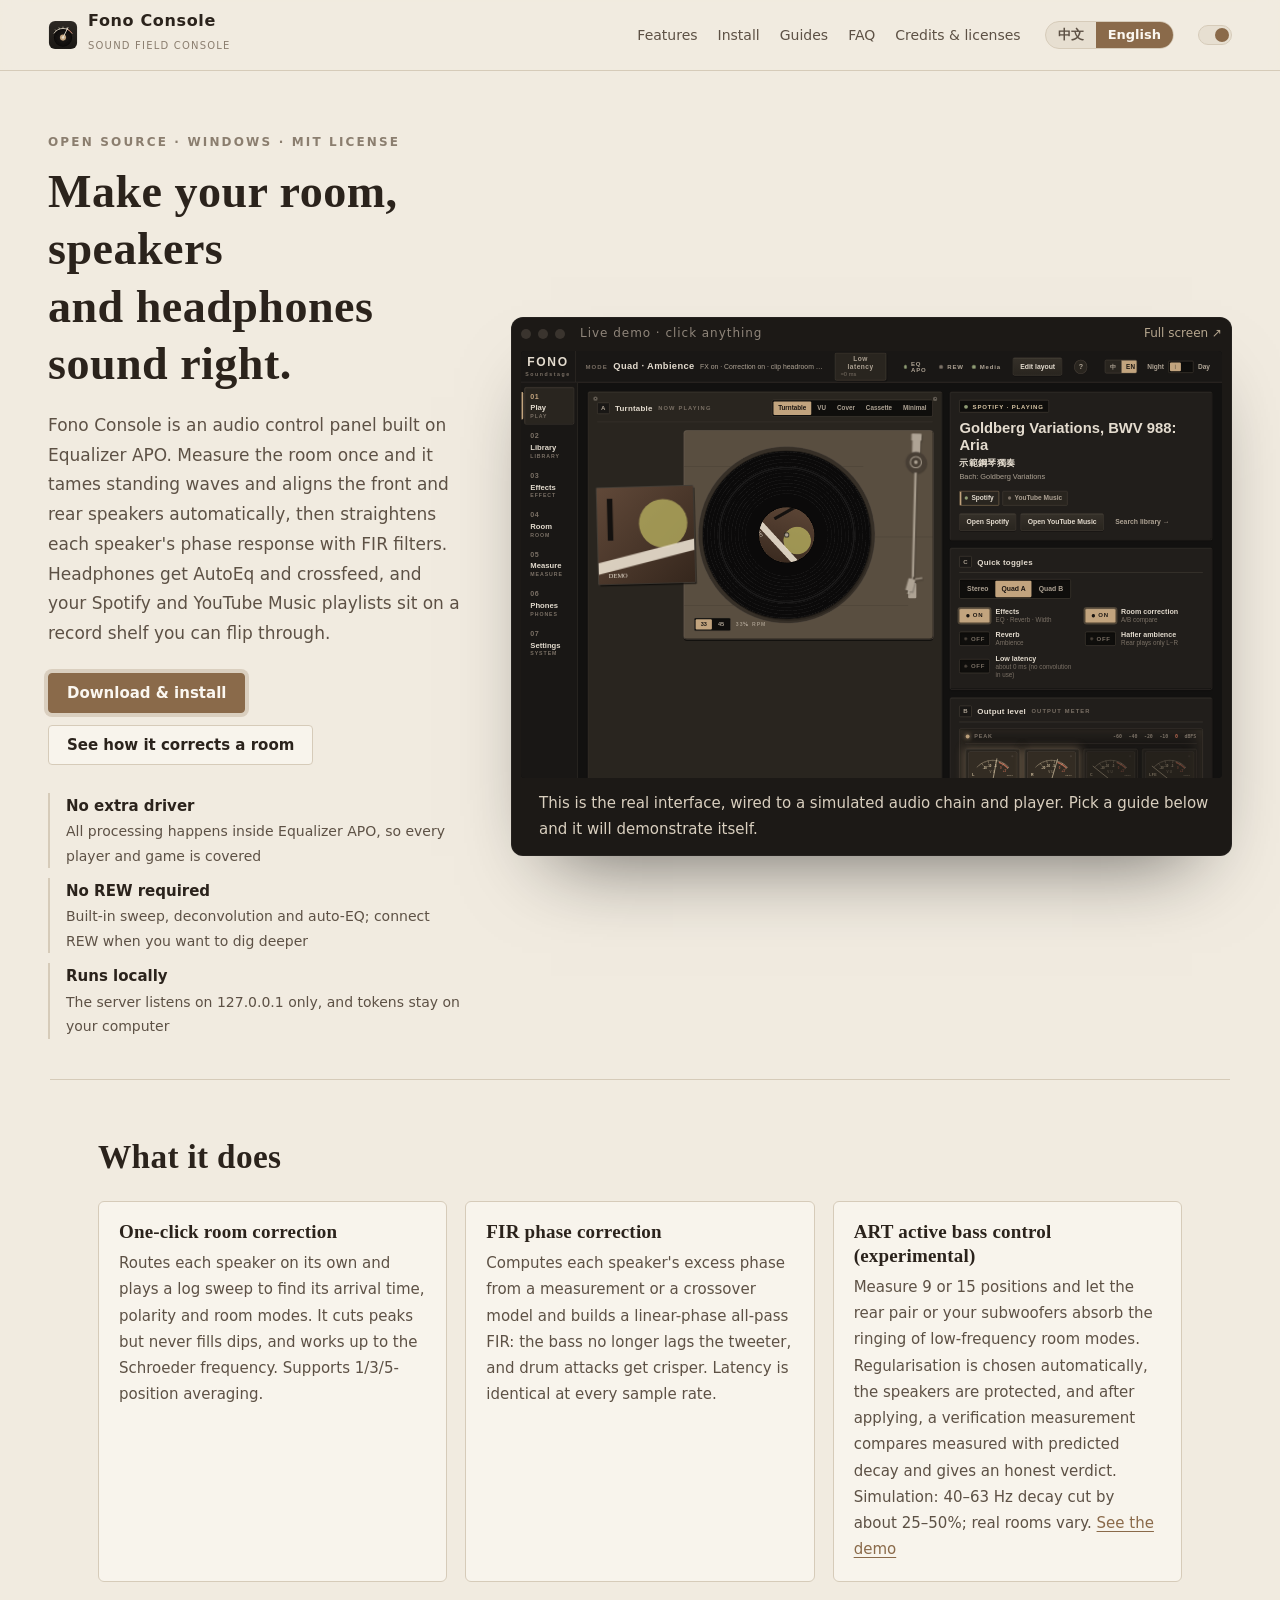
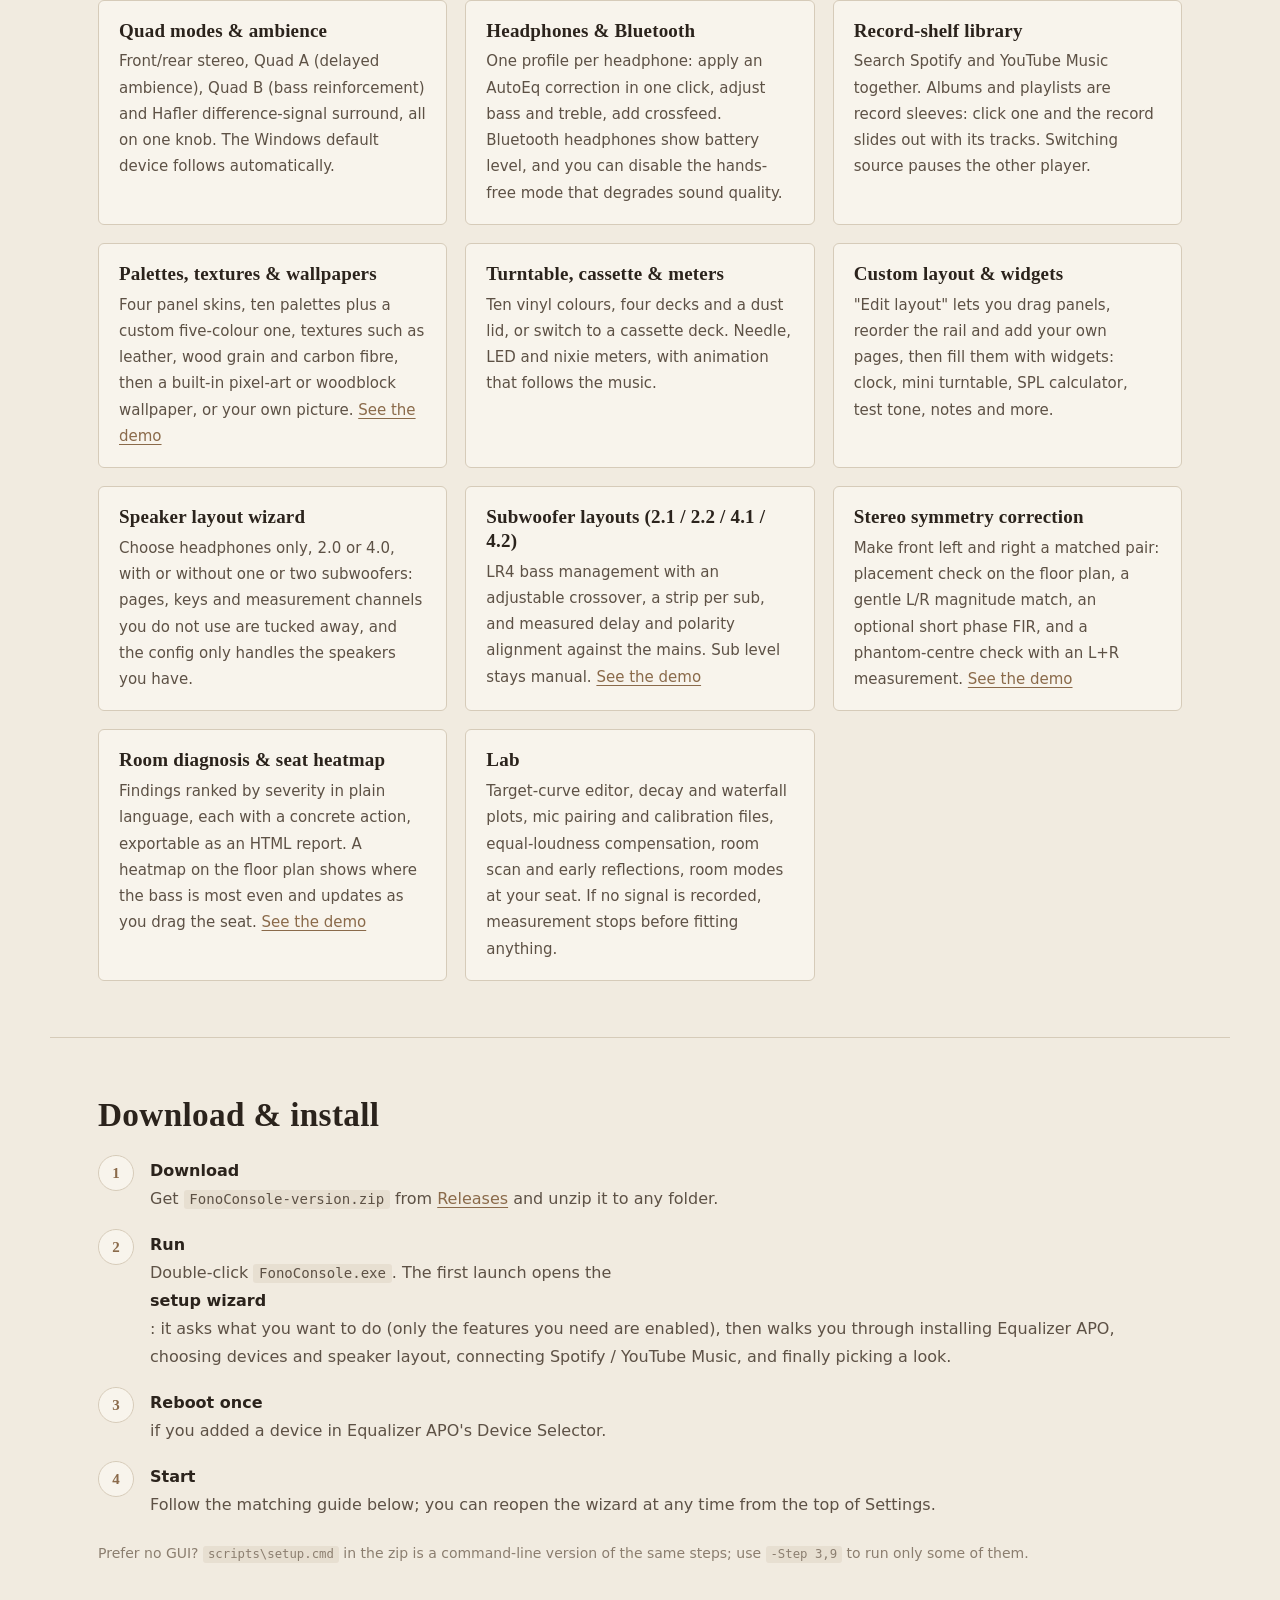
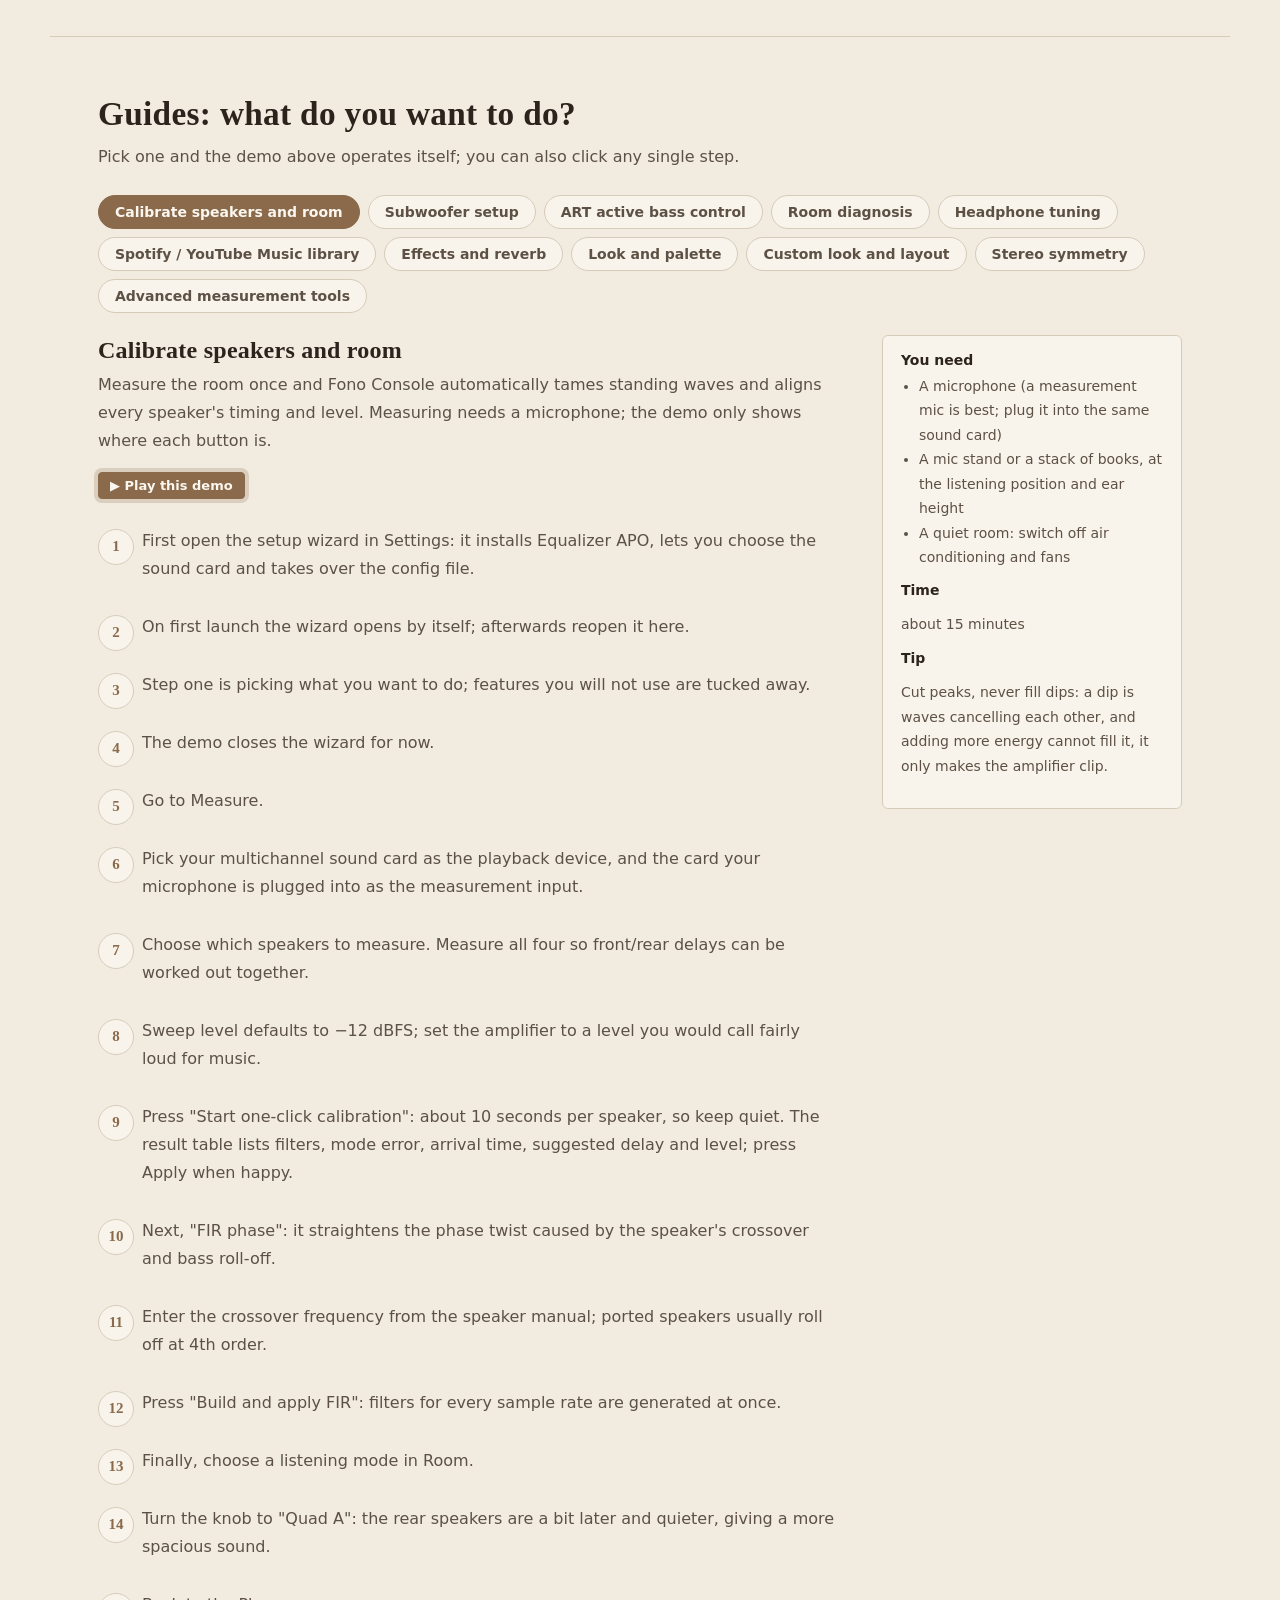
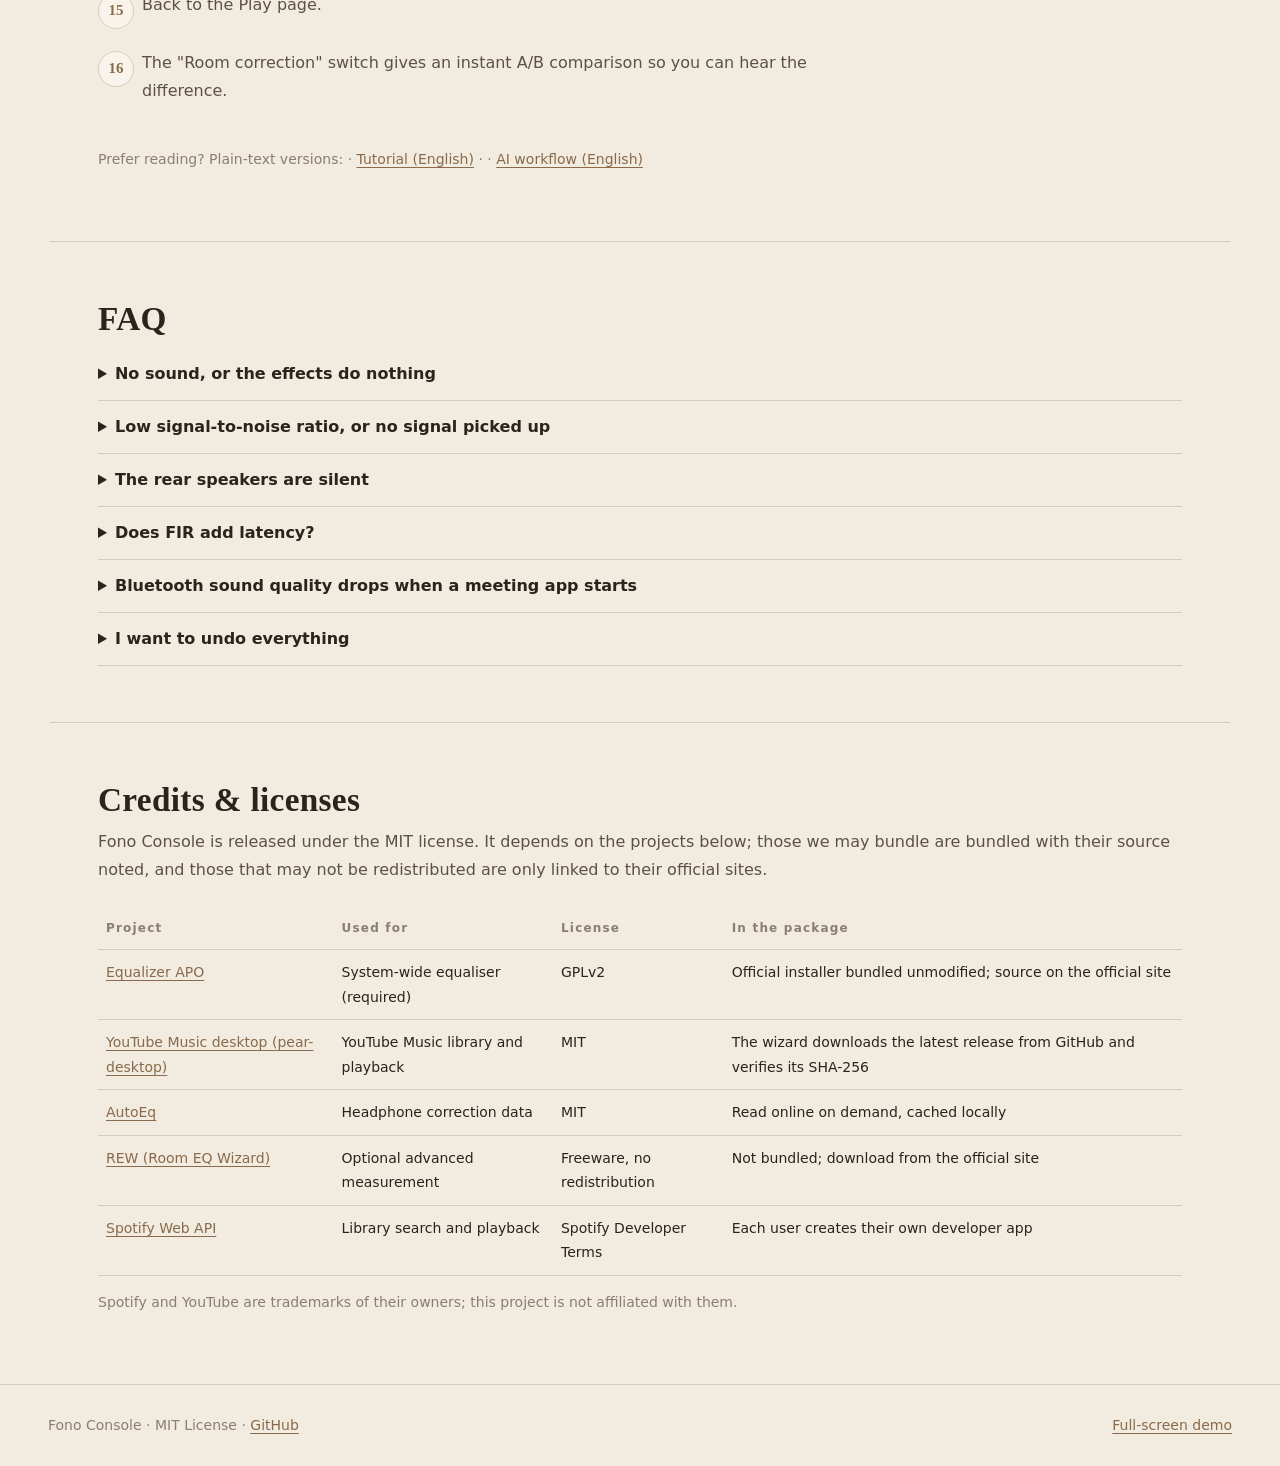
<file: docs/index.html>
<!doctype html>
<html lang="zh-Hant">
<head>
<meta charset="utf-8">
<meta name="viewport" content="width=device-width, initial-scale=1">
<title>Fono Console · 聲場控制台</title>
<meta name="description" content="Windows 上的開源音響控制台：一鍵房間量測與矯正、FIR 相位校正、耳機 AutoEq、Spotify／YouTube Music 曲庫，全部建立在 Equalizer APO 上。" data-en-content="An open-source audio console for Windows: one-click room measurement and correction, FIR phase correction, headphone AutoEq and a Spotify / YouTube Music library, all built on Equalizer APO.">
<meta name="theme-color" content="#191715">
<link rel="icon" href="app/icon.svg" type="image/svg+xml">
<link rel="stylesheet" href="guide.css">
<script>document.documentElement.className="pre";setTimeout(function(){document.documentElement.className=""},1500)</script>
</head>
<body>
<header class="top">
  <a class="logo" href="#top"><img src="app/icon.svg" alt="" width="30" height="30"><span><b>Fono Console</b><small data-en="Sound field console">聲場控制台</small></span></a>
  <nav>
    <a href="#features" data-en="Features">功能</a><a href="#start" data-en="Install">安裝</a><a href="#guides" data-en="Guides">教學</a><a href="#faq" data-en="FAQ">問答</a><a href="#credits" data-en="Credits &amp; licenses">來源與授權</a>
  </nav>
  <div class="lang" role="group" aria-label="Language / 語言"><button type="button" data-lang="zh" lang="zh-Hant">中文</button><button type="button" data-lang="en" lang="en">English</button></div>
  <button class="mode" id="modeBtn" type="button" aria-label="切換深淺色" data-en-aria-label="Toggle light / dark"><span></span></button>
</header>

<main id="top">
  <section class="hero">
    <div class="hero-text">
      <p class="eyebrow" data-en="Open source · Windows · MIT license">開源 · Windows · MIT 授權</p>
      <h1 data-en="Make your room, speakers&lt;br&gt;and headphones sound right.">讓房間、喇叭和耳機<br>都聽起來是對的。</h1>
      <p class="lede" data-en="Fono Console is an audio control panel built on Equalizer APO. Measure the room once and it tames standing waves and aligns the front and rear speakers automatically, then straightens each speaker&#x27;s phase response with FIR filters. Headphones get AutoEq and crossfeed, and your Spotify and YouTube Music playlists sit on a record shelf you can flip through.">Fono Console 是建立在 Equalizer APO 上的音響控制台。量一次房間就自動修掉駐波、對齊前後喇叭，再用 FIR 把喇叭的相位扭轉拉直；耳機有 AutoEq 與交叉饋送；Spotify 與 YouTube Music 的歌單直接在唱片架上翻。</p>
      <div class="cta">
        <a class="btn primary" href="#start" data-en="Download &amp; install">下載與安裝</a>
        <a class="btn" href="#guides" data-tour="room" data-en="See how it corrects a room">看它怎麼校正房間</a>
      </div>
      <ul class="facts">
        <li data-en="&lt;b&gt;No extra driver&lt;/b&gt;All processing happens inside Equalizer APO, so every player and game is covered"><b>不經過額外驅動</b>所有處理都在 Equalizer APO 裡，任何播放器、遊戲都吃得到</li>
        <li data-en="&lt;b&gt;No REW required&lt;/b&gt;Built-in sweep, deconvolution and auto-EQ; connect REW when you want to dig deeper"><b>不需要 REW</b>內建掃頻、反卷積、自動 EQ；想深入時再接 REW</li>
        <li data-en="&lt;b&gt;Runs locally&lt;/b&gt;The server listens on 127.0.0.1 only, and tokens stay on your computer"><b>本機執行</b>伺服器只聽 127.0.0.1，token 只存在你的電腦</li>
      </ul>
    </div>
    <figure class="device" id="device">
      <div class="device-bar"><i></i><i></i><i></i><span id="deviceTitle" data-en="Live demo · click anything">線上試玩 · 隨便點</span><a href="app/?demo" target="_blank" rel="noopener" data-en="Full screen ↗">全螢幕 ↗</a></div>
      <div class="screen" id="screen">
        <iframe id="demo" src="app/?demo&amp;lang=zh" title="Fono Console 互動示範" data-en-title="Fono Console interactive demo" loading="eager"></iframe>
        <div class="overlay" id="overlay" aria-hidden="true">
          <div class="ring" id="ring"></div>
          <svg class="cursor" id="cursor" viewBox="0 0 24 24"><path d="M3 2l7.5 19 2.6-7.7L21 10.7z"/></svg>
        </div>
      </div>
      <figcaption class="caption" id="caption"><b id="capStep"></b><span id="capText" data-en="This is the real interface, wired to a simulated audio chain and player. Pick a guide below and it will demonstrate itself.">這是真正的介面，接在模擬的音訊與播放器上。選下面的教學，它會自己示範給你看。</span></figcaption>
      <div class="tour-ctl" id="tourCtl" hidden>
        <button class="btn small" id="tPrev" type="button" data-en="Back">上一步</button>
        <button class="btn small" id="tPlay" type="button" data-en="Pause">暫停</button>
        <button class="btn small" id="tNext" type="button" data-en="Next">下一步</button>
        <button class="btn small ghost" id="tStop" type="button" data-en="End demo">結束示範</button>
      </div>
    </figure>
  </section>

  <section class="band" id="features">
    <h2 data-en="What it does">它能做什麼</h2>
    <div class="feature-grid">
      <article><h3 data-en="One-click room correction">一鍵房間校正</h3><p data-en="Routes each speaker on its own and plays a log sweep to find its arrival time, polarity and room modes. It cuts peaks but never fills dips, and works up to the Schroeder frequency. Supports 1/3/5-position averaging.">自動切換聲道、對數掃頻，算出每顆喇叭的抵達時間、極性與駐波；只削峰不補凹陷，修到施羅德頻率為止。支援 1／3／5 點平均。</p></article>
      <article><h3 data-en="FIR phase correction">FIR 相位校正</h3><p data-en="Computes each speaker&#x27;s excess phase from a measurement or a crossover model and builds a linear-phase all-pass FIR: the bass no longer lags the tweeter, and drum attacks get crisper. Latency is identical at every sample rate.">用量測或分頻器模型算出喇叭的超額相位，產生線性相位全通 FIR：低頻不再比高音單體晚到，鼓的起音更乾脆。各取樣率延遲一致。</p></article>
      <article><h3 data-en="ART active bass control (experimental)">ART 低頻主動校正（實驗）</h3><p data-en="Measure 9 or 15 positions and let the rear pair or your subwoofers absorb the ringing of low-frequency room modes. Regularisation is chosen automatically, the speakers are protected, and after applying, a verification measurement compares measured with predicted decay and gives an honest verdict. Simulation: 40–63 Hz decay cut by about 25–50%; real rooms vary. &lt;a href=&quot;#guides&quot; data-tour=&quot;art&quot;&gt;See the demo&lt;/a&gt;">量 9 或 15 個點，讓後方喇叭或重低音吸掉低頻駐波的殘響。正則化自動挑選、保護喇叭，套用後用驗證量測把實測與預測的殘響並排，給出誠實的結論。模擬：40–63 Hz 殘響縮短約 25–50%；真實房間會有差異。<a href="#guides" data-tour="art">看示範</a></p></article>
      <article><h3 data-en="Quad modes &amp; ambience">四聲道與氛圍</h3><p data-en="Front/rear stereo, Quad A (delayed ambience), Quad B (bass reinforcement) and Hafler difference-signal surround, all on one knob. The Windows default device follows automatically.">前後兩對喇叭的立體聲、四聲道 A（延遲氛圍）、四聲道 B（低頻補強）、Hafler 差訊號環繞，一顆旋鈕切換，Windows 預設裝置自動跟著換。</p></article>
      <article><h3 data-en="Headphones &amp; Bluetooth">耳機與藍牙</h3><p data-en="One profile per headphone: apply an AutoEq correction in one click, adjust bass and treble, add crossfeed. Bluetooth headphones show battery level, and you can disable the hands-free mode that degrades sound quality.">每支耳機一組設定：AutoEq 資料庫一鍵套用、低音高音、交叉饋送。藍牙耳機顯示電量，可停用會讓音質變差的免持模式。</p></article>
      <article><h3 data-en="Record-shelf library">唱片架曲庫</h3><p data-en="Search Spotify and YouTube Music together. Albums and playlists are record sleeves: click one and the record slides out with its tracks. Switching source pauses the other player.">Spotify 與 YouTube Music 一起搜尋，專輯與歌單是唱片封套，點開唱片滑出、曲目展開；換來源時自動暫停另一邊。</p></article>
      <article><h3 data-en="Palettes, textures &amp; wallpapers">配色、材質與桌布</h3><p data-en="Four panel skins, ten palettes plus a custom five-colour one, textures such as leather, wood grain and carbon fibre, then a built-in pixel-art or woodblock wallpaper, or your own picture. &lt;a href=&quot;#guides&quot; data-tour=&quot;custom&quot;&gt;See the demo&lt;/a&gt;">四種面板、十種配色加自訂五色、皮革／木紋／碳纖維等材質，再鋪上內建的像素與版畫桌布或自己的圖片。<a href="#guides" data-tour="custom">看示範</a></p></article>
      <article><h3 data-en="Turntable, cassette &amp; meters">唱盤、卡帶與儀表</h3><p data-en="Ten vinyl colours, four decks and a dust lid, or switch to a cassette deck. Needle, LED and nixie meters, with animation that follows the music.">十種黑膠顏色、四種唱盤與防塵蓋，或換成卡帶機；指針、LED、輝光管三種儀表，動畫跟著音樂走。</p></article>
      <article><h3 data-en="Custom layout &amp; widgets">自訂版面與小工具</h3><p data-en="&quot;Edit layout&quot; lets you drag panels, reorder the rail and add your own pages, then fill them with widgets: clock, mini turntable, SPL calculator, test tone, notes and more.">「編輯版面」拖曳面板、排序導覽列，新增自己的分頁，放進時鐘、迷你唱盤、SPL 計算、測試音、便條等小工具。</p></article>
      <article><h3 data-en="Speaker layout wizard">喇叭配置精靈</h3><p data-en="Choose headphones only, 2.0 or 4.0, with or without one or two subwoofers: pages, keys and measurement channels you do not use are tucked away, and the config only handles the speakers you have.">只有耳機、2.0、4.0，可再加一或兩顆重低音：沒用到的頁面、按鍵與量測聲道自動收起來，設定檔也只處理你有的喇叭。</p></article>
      <article><h3 data-en="Subwoofer layouts (2.1 / 2.2 / 4.1 / 4.2)">重低音配置（2.1／2.2／4.1／4.2）</h3><p data-en="LR4 bass management with an adjustable crossover, a strip per sub, and measured delay and polarity alignment against the mains. Sub level stays manual. &lt;a href=&quot;#guides&quot; data-tour=&quot;sub&quot;&gt;See the demo&lt;/a&gt;">LR4 低音管理、可調分頻點、每顆重低音一條聲道條，並用量測算出重低音相對主喇叭的延遲與極性。音量仍由你手動調。<a href="#guides" data-tour="sub">看示範</a></p></article>
      <article><h3 data-en="Stereo symmetry correction">左右聲道對稱校正</h3><p data-en="Make front left and right a matched pair: placement check on the floor plan, a gentle L/R magnitude match, an optional short phase FIR, and a phantom-centre check with an L+R measurement. &lt;a href=&quot;#guides&quot; data-tour=&quot;stereo&quot;&gt;See the demo&lt;/a&gt;">讓前左與前右更像一對：平面圖上的擺位檢查、溫和的左右頻響配對、選用的短相位 FIR，以及用左右同時量測檢查幻象中央。<a href="#guides" data-tour="stereo">看示範</a></p></article>
      <article><h3 data-en="Room diagnosis &amp; seat heatmap">房間診斷與座位熱圖</h3><p data-en="Findings ranked by severity in plain language, each with a concrete action, exportable as an HTML report. A heatmap on the floor plan shows where the bass is most even and updates as you drag the seat. &lt;a href=&quot;#guides&quot; data-tour=&quot;diagnose&quot;&gt;See the demo&lt;/a&gt;">依嚴重程度排序的白話問題清單，每項都附具體做法，可匯出 HTML 報告。平面圖上的熱圖顯示哪裡的低頻最平均，拖曳座位時即時更新。<a href="#guides" data-tour="diagnose">看示範</a></p></article>
      <article><h3 data-en="Lab">實驗室</h3><p data-en="Target-curve editor, decay and waterfall plots, mic pairing and calibration files, equal-loudness compensation, room scan and early reflections, room modes at your seat. If no signal is recorded, measurement stops before fitting anything.">目標曲線編輯器、衰減與瀑布圖、麥克風配對與校正檔、等響度補償、房間掃描與早期反射、座位的房間模態；量不到訊號時會先擋下來。</p></article>
    </div>
  </section>

  <section class="band" id="start">
    <h2 data-en="Download &amp; install">下載與安裝</h2>
    <ol class="steps big">
      <li data-en="&lt;b&gt;Download&lt;/b&gt;Get &lt;code&gt;FonoConsole-version.zip&lt;/code&gt; from &lt;a href=&quot;https://github.com/LectorLector/fono-console/releases/latest&quot;&gt;Releases&lt;/a&gt; and unzip it to any folder."><b>下載</b>到 <a href="https://github.com/LectorLector/fono-console/releases/latest">Releases</a> 下載 <code>FonoConsole-版本.zip</code>，解壓縮到任何資料夾。</li>
      <li data-en="&lt;b&gt;Run&lt;/b&gt;Double-click &lt;code&gt;FonoConsole.exe&lt;/code&gt;. The first launch opens the &lt;b&gt;setup wizard&lt;/b&gt;: it asks what you want to do (only the features you need are enabled), then walks you through installing Equalizer APO, choosing devices and speaker layout, connecting Spotify / YouTube Music, and finally picking a look."><b>執行</b>雙擊 <code>FonoConsole.exe</code>。第一次開啟會出現<b>設定精靈</b>：先問你想做什麼（只開需要的功能），再一步一步安裝 Equalizer APO、選裝置與喇叭配置、連接 Spotify／YouTube Music，最後挑外觀。</li>
      <li data-en="&lt;b&gt;Reboot once&lt;/b&gt;if you added a device in Equalizer APO&#x27;s Device Selector."><b>重新開機一次</b>如果在 Equalizer APO 的 Device Selector 新增了裝置。</li>
      <li data-en="&lt;b&gt;Start&lt;/b&gt;Follow the matching guide below; you can reopen the wizard at any time from the top of Settings."><b>開始</b>照下面對應的教學做；精靈隨時可以在「設定」最上方重新打開。</li>
    </ol>
    <p class="note" data-en="Prefer no GUI? &lt;code&gt;scripts\setup.cmd&lt;/code&gt; in the zip is a command-line version of the same steps; use &lt;code&gt;-Step 3,9&lt;/code&gt; to run only some of them.">不想用圖形介面？壓縮檔裡的 <code>scripts\setup.cmd</code> 是同樣步驟的命令列版本，可以 <code>-Step 3,9</code> 只做其中幾步。</p>
  </section>

  <section class="band" id="guides">
    <h2 data-en="Guides: what do you want to do?">教學：你想做什麼？</h2>
    <p class="sub" data-en="Pick one and the demo above operates itself; you can also click any single step.">選一個，上面的示範會自己操作給你看；每一步也都可以單獨點來看。</p>
    <div class="goal-tabs" role="tablist" id="goalTabs"></div>
    <div class="guide" id="guide"></div>
    <p class="note texts"><span data-en="Prefer reading? Plain-text versions:">想用讀的？純文字版：</span>
      <a class="t-zh" href="https://github.com/LectorLector/fono-console/blob/main/docs/tutorial.zh-TW.md" lang="zh-Hant">教學（中文）</a> ·
      <a class="t-en" href="https://github.com/LectorLector/fono-console/blob/main/docs/tutorial.en.md" lang="en">Tutorial (English)</a> ·
      <a class="t-zh" href="https://github.com/LectorLector/fono-console/blob/main/docs/ai-workflow.zh-TW.md" lang="zh-Hant">AI 開發流程（中文）</a> ·
      <a class="t-en" href="https://github.com/LectorLector/fono-console/blob/main/docs/ai-workflow.en.md" lang="en">AI workflow (English)</a></p>
  </section>

  <section class="band" id="faq">
    <h2 data-en="FAQ">常見問題</h2>
    <details><summary data-en="No sound, or the effects do nothing">沒有聲音，或效果沒作用</summary><p data-en="Check the Equalizer APO status in Settings. If the device has no &quot;EQ APO ✓&quot;, open Device Selector, tick it and reboot. Settings that have no effect are usually a permissions issue: press &quot;Grant write access&quot;.">到「設定」看 Equalizer APO 狀態。裝置旁沒有「EQ APO ✓」就開 Device Selector 勾選它並重新開機。改設定沒反應通常是權限：按「授予寫入權限」。</p></details>
    <details><summary data-en="Low signal-to-noise ratio, or no signal picked up">量測時訊噪比很低、抓不到訊號</summary><p data-en="Windows Sound settings → Recording → Microphone properties → Levels: set 70–90, and turn off &quot;Microphone boost&quot; and all effects. Switch off air conditioning and fans while measuring.">Windows 聲音設定 → 錄音 → 麥克風內容 → 等級調到 70–90，關掉「麥克風增強」與所有音效。量測時關冷氣、風扇。</p></details>
    <details><summary data-en="The rear speakers are silent">後方喇叭沒聲音</summary><p data-en="A multichannel sound card must be set to &lt;b&gt;7.1 surround&lt;/b&gt; in Windows; on most USB 7.1 cards the &quot;rear&quot; jack is SL/SR. If yours differs, change it in Settings → Channel mapping.">多聲道音效卡在 Windows 要設成 <b>7.1 環繞</b>；多數 USB 7.1 卡的「後方」插孔是 SL/SR。不同的話在「設定 → 聲道對應」改。</p></details>
    <details><summary data-en="Does FIR add latency?">FIR 會不會造成延遲？</summary><p data-en="Yes: all channels are delayed together by about 85 ms. It does not matter for music; video lip-sync may be slightly off, and for gaming we suggest turning FIR off on the FIR page.">會，所有聲道一起延遲約 85 ms。聽音樂沒影響；看影片口型可能略不同步，打遊戲建議在 FIR 頁關掉。</p></details>
    <details><summary data-en="Bluetooth sound quality drops when a meeting app starts">藍牙耳機一開會議軟體音質就變差</summary><p data-en="That is Bluetooth hands-free mode, which drops to mono when the microphone opens. If you do not use the headset microphone, disable hands-free for that headset on the Headphones page.">那是藍牙免持模式：開麥克風時降成單聲道。若不用耳機麥克風，在「耳機」頁停用該耳機的免持即可。</p></details>
    <details><summary data-en="I want to undo everything">想完全還原</summary><p data-en="Rename Equalizer APO&#x27;s &lt;code&gt;config\config.backup-*.txt&lt;/code&gt; back to &lt;code&gt;config.txt&lt;/code&gt;, then uninstall Fono Console from Windows Apps.">把 Equalizer APO 的 <code>config\config.backup-*.txt</code> 改名回 <code>config.txt</code>，再從 Windows「應用程式」移除 Fono Console。</p></details>
  </section>

  <section class="band" id="credits">
    <h2 data-en="Credits &amp; licenses">來源與授權</h2>
    <p class="sub" data-en="Fono Console is released under the MIT license. It depends on the projects below; those we may bundle are bundled with their source noted, and those that may not be redistributed are only linked to their official sites.">Fono Console 以 MIT 授權發佈。它依賴下列專案；能隨附的已隨附並標明來源，不允許轉發的只提供官方連結。</p>
    <table class="credits">
      <thead><tr><th data-en="Project">專案</th><th data-en="Used for">用途</th><th data-en="License">授權</th><th data-en="In the package">安裝包內</th></tr></thead>
      <tbody>
        <tr><td><a href="https://sourceforge.net/projects/equalizerapo/">Equalizer APO</a></td><td data-en="System-wide equaliser (required)">系統等化器（必要）</td><td>GPLv2</td><td data-en="Official installer bundled unmodified; source on the official site">隨附官方安裝程式（未修改），原始碼見官方網站</td></tr>
        <tr><td><a href="https://github.com/pear-devs/pear-desktop" data-en="YouTube Music desktop (pear-desktop)">YouTube Music 桌面版（pear-desktop）</a></td><td data-en="YouTube Music library and playback">YouTube Music 曲庫與播放</td><td>MIT</td><td data-en="The wizard downloads the latest release from GitHub and verifies its SHA-256">精靈從 GitHub 下載最新版並比對 SHA-256</td></tr>
        <tr><td><a href="https://github.com/jaakkopasanen/AutoEq">AutoEq</a></td><td data-en="Headphone correction data">耳機頻響校正資料</td><td>MIT</td><td data-en="Read online on demand, cached locally">使用時線上讀取，本機快取</td></tr>
        <tr><td><a href="https://www.roomeqwizard.com/">REW (Room EQ Wizard)</a></td><td data-en="Optional advanced measurement">選用的進階量測</td><td data-en="Freeware, no redistribution">免費、不可轉發</td><td data-en="Not bundled; download from the official site">不隨附，請從官方網站下載</td></tr>
        <tr><td><a href="https://developer.spotify.com/">Spotify Web API</a></td><td data-en="Library search and playback">曲庫搜尋與播放</td><td data-en="Spotify Developer Terms">Spotify 開發者條款</td><td data-en="Each user creates their own developer app">需使用者自己建立開發者 App</td></tr>
      </tbody>
    </table>
    <p class="note" data-en="Spotify and YouTube are trademarks of their owners; this project is not affiliated with them.">Spotify 與 YouTube 是其所有者的商標，本專案與它們無關。</p>
  </section>
</main>

<footer class="foot">
  <span>Fono Console · MIT License · <a href="https://github.com/LectorLector/fono-console">GitHub</a></span>
  <a href="app/?demo" target="_blank" rel="noopener" data-en="Full-screen demo">全螢幕試玩</a>
</footer>
<script type="module" src="guide.js"></script>
</body>
</html>
</file>
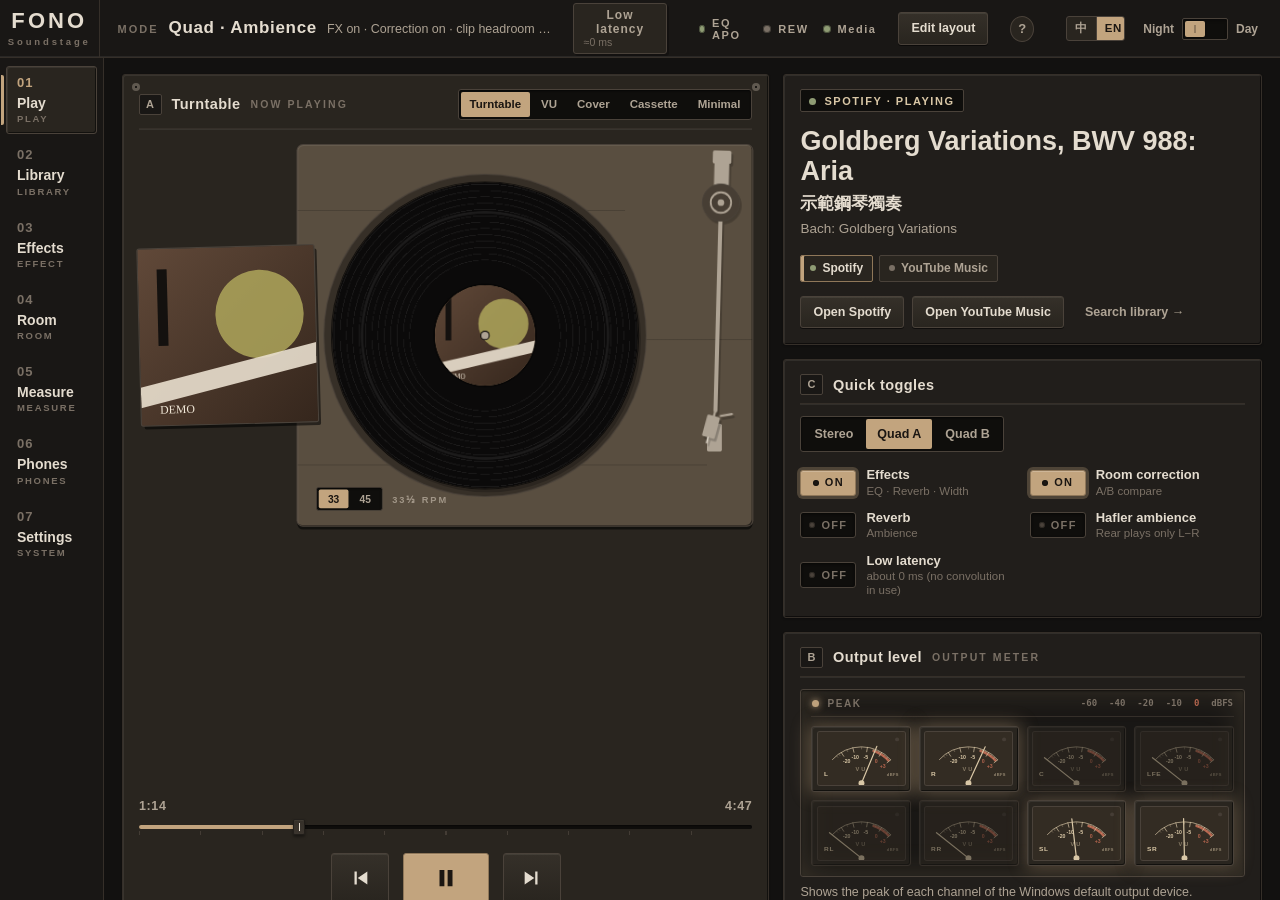
<file: web/index.html>
<!doctype html>
<html lang="zh-Hant" data-theme="dark">
<head>
<meta charset="utf-8">
<meta name="viewport" content="width=device-width, initial-scale=1">
<title>Fono Console</title>
<link rel="icon" href="icon.svg" type="image/svg+xml">
<link rel="stylesheet" href="style.css">
</head>
<body>
<div class="app">
  <header class="topbar">
    <div class="brand">
      <div class="brand-mark" aria-hidden="true"><span></span></div>
      <div class="brand-text"><b>FONO</b><small>聲場控制台</small></div>
    </div>
    <div class="top-mode" id="topMode"></div>
    <div class="top-right">
      <div class="lamp-row">
        <span class="status-lamp" id="lampEapo"><i></i>EQ APO</span>
        <span class="status-lamp" id="lampRew"><i></i>REW</span>
        <span class="status-lamp" id="lampMedia"><i></i>媒體</span>
      </div>
      <button class="btn edit-btn" id="editBtn" type="button" aria-pressed="false">編輯版面</button>
      <button class="help-btn" id="helpBtn" type="button" aria-label="說明">?</button>
      <button class="lang-switch" id="langSwitch" type="button" aria-label="Language" data-i18n-skip><span class="ls-k" data-l="zh-TW">中</span><span class="ls-k" data-l="en">EN</span></button>
      <button class="theme-switch" id="themeSwitch" type="button" aria-label="切換深淺色">
        <span class="ts-label">夜</span><span class="ts-track"><span class="ts-thumb"></span></span><span class="ts-label">日</span>
      </button>
    </div>
  </header>

  <nav class="rail" id="rail" aria-label="頁面">
    <button data-page="play"><em>01</em><b>播放</b><small>PLAY</small></button>
    <button data-page="lib"><em>02</em><b>曲庫</b><small>LIBRARY</small></button>
    <button data-page="fx"><em>03</em><b>音效</b><small>EFFECT</small></button>
    <button data-page="room"><em>04</em><b>房間</b><small>ROOM</small></button>
    <button data-page="measure"><em>05</em><b>量測</b><small>MEASURE</small></button>
    <button data-page="hp"><em>06</em><b>耳機</b><small>PHONES</small></button>
    <button data-page="settings"><em>07</em><b>設定</b><small>SYSTEM</small></button>
  </nav>

  <main class="pages">
    <section class="page" id="page-play"></section>
    <section class="page" id="page-lib"></section>
    <section class="page" id="page-hp"></section>
    <section class="page" id="page-fx"></section>
    <section class="page" id="page-room"></section>
    <section class="page" id="page-measure"></section>
    <section class="page" id="page-settings"></section>
  </main>

  <footer class="strip" id="strip"></footer>
</div>
<div class="toast" id="toast" role="status" aria-live="polite"></div>
<script type="module">
// Static demo (tutorial site, GitHub Pages): a simulated backend runs in the page.
if (/[?&]demo\b/.test(location.search) || !/^(127\.0\.0\.1|localhost)$/.test(location.hostname) || location.pathname.includes('/guide/')) await import('./js/mock.js');
await import('./js/app.js');
</script>
</body>
</html>
</file>
<file: docs/guide.css>
:root {
  --serif: "Noto Serif TC", "Source Han Serif TC", "Songti TC", "PMingLiU", Georgia, serif;
  --sans: "Segoe UI Variable Text", "Segoe UI", "Microsoft JhengHei UI", "Noto Sans TC", "PingFang TC", system-ui, sans-serif;
  --mono: "Cascadia Mono", Consolas, "DejaVu Sans Mono", monospace;
  --bg: #f1ebe0; --bg-2: #e7dfd1; --card: #f8f4ec; --ink: #2b231c; --ink-2: #5d5145; --ink-3: #8b7e6f;
  --line: #d6cbb9; --accent: #8a6a4a; --accent-ink: #fbf7f0; --glow: rgba(138,106,74,.22); --frame: #1c1916;
}
@media (prefers-color-scheme: dark) { :root:not([data-mode="light"]) {
  --bg: #121110; --bg-2: #191715; --card: #1f1c19; --ink: #ebe2d4; --ink-2: #b2a696; --ink-3: #7c7266;
  --line: #312b25; --accent: #c2a47e; --accent-ink: #1b1612; --glow: rgba(194,164,126,.25); --frame: #0b0a09; } }
:root[data-mode="dark"] {
  --bg: #121110; --bg-2: #191715; --card: #1f1c19; --ink: #ebe2d4; --ink-2: #b2a696; --ink-3: #7c7266;
  --line: #312b25; --accent: #c2a47e; --accent-ink: #1b1612; --glow: rgba(194,164,126,.25); --frame: #0b0a09; }
* { box-sizing: border-box; }
html { scroll-behavior: smooth; scroll-padding-top: 70px; }
body { margin: 0; background: var(--bg); color: var(--ink); font: 16px/1.75 var(--sans); -webkit-font-smoothing: antialiased; }
a { color: var(--accent); text-underline-offset: 3px; }
code { font: .88em var(--mono); background: var(--bg-2); padding: .1em .4em; border-radius: 3px; }
h1, h2, h3 { font-family: var(--serif); font-weight: 700; letter-spacing: .01em; line-height: 1.25; }

.top { position: sticky; top: 0; z-index: 10; display: flex; align-items: center; gap: 24px; padding: 12px clamp(16px, 4vw, 48px);
  background: color-mix(in srgb, var(--bg) 88%, transparent); backdrop-filter: blur(10px); border-bottom: 1px solid var(--line); }
.logo { display: flex; align-items: center; gap: 10px; text-decoration: none; color: var(--ink); }
.logo b { display: block; font: 700 16px/1.1 var(--sans); letter-spacing: .04em; } .logo small { color: var(--ink-3); font-size: 11px; letter-spacing: .3em; }
.top nav { display: flex; gap: 20px; margin-left: auto; flex-wrap: wrap; }
.top nav a { color: var(--ink-2); text-decoration: none; font-size: 14px; } .top nav a:hover { color: var(--ink); }
.mode { width: 34px; height: 20px; border-radius: 10px; border: 1px solid var(--line); background: var(--bg-2); cursor: pointer; position: relative; }
.mode span { position: absolute; top: 2px; left: 2px; width: 14px; height: 14px; border-radius: 50%; background: var(--accent); transition: left .2s; }
:root[data-mode="light"] .mode span { left: 16px; }

.hero { display: grid; grid-template-columns: minmax(300px, 0.8fr) minmax(0, 1.4fr); gap: clamp(24px, 4vw, 56px); align-items: center;
  padding: clamp(28px, 5vw, 64px) clamp(16px, 4vw, 48px) 40px; max-width: 1500px; margin: 0 auto; }
.eyebrow { font: 600 12px var(--sans); letter-spacing: .3em; color: var(--ink-3); text-transform: uppercase; margin: 0 0 14px; }
.hero h1 { font-size: clamp(30px, 3.6vw, 50px); margin: 0 0 18px; }
.lede { color: var(--ink-2); font-size: 17px; margin: 0 0 24px; }
.cta { display: flex; gap: 12px; flex-wrap: wrap; margin-bottom: 28px; }
.btn { display: inline-flex; align-items: center; gap: 6px; padding: 10px 18px; border-radius: 4px; border: 1px solid var(--line); background: var(--card); color: var(--ink);
  font: 600 15px var(--sans); text-decoration: none; cursor: pointer; }
.btn:hover { border-color: var(--ink-3); }
.btn.primary { background: var(--accent); color: var(--accent-ink); border-color: var(--accent); box-shadow: 0 0 0 4px var(--glow); }
.btn.small { padding: 5px 11px; font-size: 13px; } .btn.ghost { background: transparent; border-color: transparent; color: var(--ink-2); }
.facts { list-style: none; padding: 0; margin: 0; display: grid; gap: 10px; }
.facts li { color: var(--ink-2); font-size: 14px; padding-left: 16px; border-left: 2px solid var(--line); }
.facts b { display: block; color: var(--ink); font-size: 15px; }

/* the demo, framed like a piece of equipment */
.device { margin: 0; background: var(--frame); border-radius: 12px; padding: 0 10px 10px; box-shadow: 0 40px 80px -40px rgba(0,0,0,.6), 0 0 0 1px rgba(255,255,255,.04) inset; }
.device-bar { display: flex; align-items: center; gap: 7px; height: 34px; color: #8f857a; font-size: 12px; }
.device-bar i { width: 10px; height: 10px; border-radius: 50%; background: #3a342e; }
.device-bar span { margin-left: 8px; letter-spacing: .08em; }
.device-bar a { margin-left: auto; color: #b6a78f; text-decoration: none; }
.screen { position: relative; width: 100%; aspect-ratio: 1280 / 780; overflow: hidden; border-radius: 4px; background: #111; }
.screen iframe { position: absolute; left: 0; top: 0; width: 1280px; height: 780px; border: 0; transform-origin: 0 0; }
.overlay { position: absolute; inset: 0; pointer-events: none; }
.cursor { position: absolute; width: 24px; height: 24px; left: 60%; top: 60%; fill: #fff; stroke: #111; stroke-width: 1.4; filter: drop-shadow(0 2px 3px rgba(0,0,0,.5));
  transition: left .7s cubic-bezier(.5,.1,.2,1), top .7s cubic-bezier(.5,.1,.2,1), transform .12s; opacity: 0; }
.cursor.on { opacity: 1; } .cursor.press { transform: scale(.82); }
.ring { position: absolute; border: 2px solid var(--accent); border-radius: 6px; box-shadow: 0 0 0 4px var(--glow), 0 0 0 9999px rgba(0,0,0,.18);
  transition: all .55s cubic-bezier(.5,.1,.2,1); opacity: 0; }
.ring.on { opacity: 1; }
.caption { display: flex; gap: 12px; align-items: baseline; min-height: 54px; padding: 12px 6px 4px; color: #d9cfbf; font-size: 15px; }
.caption b { color: var(--accent); font: 700 13px var(--sans); letter-spacing: .1em; white-space: nowrap; }
:root[data-mode="light"] .caption b, .caption b { color: #d7b98a; }
.tour-ctl { display: flex; gap: 8px; padding: 2px 6px 4px; }
.tour-ctl .btn { background: #26221e; color: #e2d7c6; border-color: #3a342d; }

.band { max-width: 1180px; margin: 0 auto; padding: 56px clamp(16px, 4vw, 48px); border-top: 1px solid var(--line); }
.band h2 { font-size: clamp(24px, 2.6vw, 34px); margin: 0 0 8px; }
.sub { color: var(--ink-2); margin: 0 0 24px; }
.feature-grid { display: grid; grid-template-columns: repeat(auto-fill, minmax(300px, 1fr)); gap: 18px; margin-top: 24px; }
.feature-grid article { background: var(--card); border: 1px solid var(--line); border-radius: 6px; padding: 18px 20px; }
.feature-grid h3 { margin: 0 0 6px; font-size: 19px; } .feature-grid p { margin: 0; color: var(--ink-2); font-size: 15px; }
.steps { counter-reset: s; list-style: none; padding: 0; margin: 20px 0; display: grid; gap: 14px; }
.steps > li { counter-increment: s; position: relative; padding: 2px 0 2px 52px; color: var(--ink-2); }
.steps > li::before { content: counter(s); position: absolute; left: 0; top: 0; width: 34px; height: 34px; border-radius: 50%; display: grid; place-items: center;
  border: 1px solid var(--line); background: var(--card); font: 700 15px var(--serif); color: var(--accent); }
.steps > li b { display: block; color: var(--ink); }
.note { color: var(--ink-3); font-size: 14px; }

.goal-tabs { display: flex; flex-wrap: wrap; gap: 8px; margin-bottom: 22px; }
.goal-tabs button { border: 1px solid var(--line); background: var(--card); color: var(--ink-2); padding: 8px 16px; border-radius: 99px; cursor: pointer; font: 600 14px var(--sans); }
.goal-tabs button[aria-selected="true"] { background: var(--accent); color: var(--accent-ink); border-color: var(--accent); }
.guide { display: grid; grid-template-columns: minmax(0, 1fr) 300px; gap: 32px; }
.guide h3 { font-size: 24px; margin: 0 0 6px; }
.guide .intro { color: var(--ink-2); margin: 0 0 8px; }
.guide ol.steps > li { cursor: pointer; border-radius: 6px; padding: 8px 12px 8px 56px; margin-left: -12px; transition: background .2s; }
.guide ol.steps > li::before { left: 12px; top: 10px; }
.guide ol.steps > li:hover { background: var(--card); }
.guide ol.steps > li.cur { background: var(--card); box-shadow: inset 3px 0 0 var(--accent); }
.guide ol.steps > li.cur::before { background: var(--accent); color: var(--accent-ink); border-color: var(--accent); }
.guide aside { background: var(--card); border: 1px solid var(--line); border-radius: 6px; padding: 16px 18px; align-self: start; position: sticky; top: 84px; font-size: 14px; color: var(--ink-2); }
.guide aside h4 { margin: 0 0 6px; color: var(--ink); font: 700 14px var(--sans); }
.guide aside ul { margin: 0 0 12px; padding-left: 18px; }
details { border-bottom: 1px solid var(--line); padding: 12px 0; }
summary { cursor: pointer; font-weight: 600; } details p { color: var(--ink-2); margin: 8px 0 0; }
table.credits { width: 100%; border-collapse: collapse; font-size: 14px; }
.credits th, .credits td { text-align: left; padding: 10px 8px; border-bottom: 1px solid var(--line); vertical-align: top; }
.credits th { font-size: 12px; letter-spacing: .1em; color: var(--ink-3); }
.foot { display: flex; justify-content: space-between; gap: 16px; padding: 28px clamp(16px, 4vw, 48px); color: var(--ink-3); font-size: 14px; border-top: 1px solid var(--line); }
@media (max-width: 980px) { .hero, .guide { grid-template-columns: 1fr; } .guide aside { position: static; } .top nav { display: none; } }
@media (prefers-reduced-motion: reduce) { html { scroll-behavior: auto; } .cursor, .ring { transition: none; } }
.tour-ctl[hidden] { display: none; }

/* language toggle */
html.pre body { visibility: hidden; }
.lang { display: inline-flex; border: 1px solid var(--line); border-radius: 99px; overflow: hidden; background: var(--bg-2); }
.lang button { border: 0; background: transparent; color: var(--ink-2); font: 600 13px var(--sans); padding: 4px 12px; cursor: pointer; }
.lang button[aria-pressed="true"] { background: var(--accent); color: var(--accent-ink); }
.lang button:focus-visible, .mode:focus-visible { outline: 2px solid var(--accent); outline-offset: 2px; }
html[lang="en"] .t-zh, html[lang="zh-Hant"] .t-en { display: none; }
html[lang="en"] body { font-family: var(--sans); }
html[lang="en"] .logo small { letter-spacing: .12em; text-transform: uppercase; font-size: 10px; }
html[lang="en"] .eyebrow { letter-spacing: .18em; }
html[lang="en"] h1, html[lang="en"] h2, html[lang="en"] h3 { font-family: Georgia, "Times New Roman", serif; }
@media (max-width: 980px) { .top { gap: 12px; } .lang { margin-left: auto; } }
@media (max-width: 480px) { .top { padding: 10px 16px; } .logo small { display: none; } .lang button { padding: 4px 9px; } }
.credits th, .credits td { overflow-wrap: anywhere; }
@media (max-width: 600px) { table.credits { font-size: 13px; } .credits th, .credits td { padding: 8px 4px; } }
</file>
<file: web/style.css>
/* ================================================================ tokens */
:root {
  --font-ui: "Segoe UI Variable Text", "Segoe UI", "Microsoft JhengHei UI", "Microsoft JhengHei", "Noto Sans CJK TC", "Noto Sans TC", "PingFang TC", sans-serif;
  --font-disp: "Bahnschrift SemiCondensed", "Bahnschrift", "DIN Condensed", "Barlow Condensed", "DejaVu Sans Condensed", "Microsoft JhengHei UI", "Noto Sans CJK TC", sans-serif;
  --font-mono: "Cascadia Mono", "Consolas", "DejaVu Sans Mono", monospace;
  --r: 3px;
  --gap: 14px;
}
html[data-theme="dark"] {
  color-scheme: dark;
  --bg: #0e0c0b;
  --bg-2: #15110f;
  --panel: #1a1512;
  --panel-2: #221b17;
  --raised: #2d231d;
  --brown: #4a3427;
  --brown-2: #6b4a35;
  --line: #33281f;
  --line-2: #45362b;
  --ink: #ece2d2;
  --ink-2: #b3a090;
  --ink-3: #7c6b5e;
  --accent: #c8692f;
  --accent-ink: #160f0b;
  --accent-2: #8f3d22;
  --good: #8fae6a;
  --warn: #d9a441;
  --bad: #d2563a;
  --knob-cap: #3a2c23;
  --knob-skirt: #251c17;
  --metal: #8b7a6b;
  --vinyl: #0b0a0a;
  --vinyl-groove: #1c1917;
  --shadow: 0 1px 0 rgba(0,0,0,.6), 0 14px 30px -18px rgba(0,0,0,.9);
  --hi: inset 0 1px 0 rgba(255,236,214,.05);
  --grid: rgba(236,226,210,.07);
}
html[data-theme="light"] {
  color-scheme: light;
  --bg: #e9e1d3;        /* linen */
  --bg-2: #e1d6c4;
  --panel: #f3ede3;
  --panel-2: #e8dccb;   /* milk tea, light */
  --raised: #d9c4a6;    /* milk tea */
  --brown: #c19a6b;     /* camel */
  --brown-2: #a8804f;
  --line: #d3c3ab;
  --line-2: #c0aa8c;
  --ink: #33251b;
  --ink-2: #6e5845;
  --ink-3: #9a8370;
  --accent: #a4472a;    /* brick, the constructivist accent */
  --accent-ink: #fbf5ec;
  --accent-2: #c19a6b;
  --good: #5f7f3d;
  --warn: #b07a1b;
  --bad: #b23b25;
  --knob-cap: #e7dac6;
  --knob-skirt: #cdb593;
  --metal: #8c7863;
  --vinyl: #1a1614;
  --vinyl-groove: #2a2421;
  --shadow: 0 1px 0 rgba(84,58,36,.18), 0 14px 26px -18px rgba(84,58,36,.55);
  --hi: inset 0 1px 0 rgba(255,255,255,.6);
  --grid: rgba(51,37,27,.08);
}

* { box-sizing: border-box; }
html, body { margin: 0; height: 100%; }
body {
  background: var(--bg);
  color: var(--ink);
  font: 13.5px/1.45 var(--font-ui);
  -webkit-font-smoothing: antialiased;
  overflow: hidden;
  user-select: none;
}
button { font: inherit; color: inherit; }
input, select, textarea { font: inherit; color: var(--ink); }
::selection { background: var(--accent); color: var(--accent-ink); }
.mono { font-family: var(--font-mono); }

/* ================================================================ layout */
.app {
  display: grid;
  grid-template: "top top" 58px "rail main" 1fr "rail strip" auto / 104px 1fr;
  height: 100vh;
}
.topbar {
  grid-area: top; display: flex; align-items: center; gap: 18px;
  padding: 0 18px 0 0; background: var(--bg-2); border-bottom: 1px solid var(--line);
  position: relative; overflow: hidden;
}
.topbar::after { /* constructivist diagonal */
  content: ""; position: absolute; right: 470px; top: -20px; width: 46px; height: 120px;
  background: var(--accent); transform: skewX(-28deg); opacity: .9; pointer-events: none;
}
.brand { display: flex; align-items: center; gap: 12px; width: 104px; justify-content: center; height: 100%; background: var(--accent); color: var(--accent-ink); position: relative; z-index: 1; }
.brand-mark { width: 26px; height: 26px; border-radius: 50%; background: var(--accent-ink); position: relative; display: none; }
.brand-text { display: flex; flex-direction: column; align-items: center; line-height: 1; }
.brand-text b { font: 700 25px/1 var(--font-disp); letter-spacing: .06em; }
.brand-text small { font-size: 10.5px; letter-spacing: .2em; margin-top: 3px; font-weight: 600; }
.top-mode { display: flex; align-items: baseline; gap: 10px; z-index: 1; }
.top-mode .tm-k { font: 600 11px var(--font-disp); letter-spacing: .18em; color: var(--ink-3); text-transform: uppercase; }
.top-mode .tm-v { font: 700 19px var(--font-disp); letter-spacing: .04em; }
.top-mode .tm-d { color: var(--ink-2); font-size: 12.5px; }
.top-right { margin-left: auto; display: flex; align-items: center; gap: 22px; z-index: 1; }
.lamp-row { display: flex; gap: 14px; }
.status-lamp { display: inline-flex; align-items: center; gap: 7px; font: 600 11.5px var(--font-disp); letter-spacing: .12em; color: var(--ink-2); }
.status-lamp i { width: 9px; height: 9px; border-radius: 50%; background: var(--ink-3); box-shadow: inset 0 0 0 1px rgba(0,0,0,.35); }
.status-lamp.ok i { background: var(--good); box-shadow: 0 0 8px var(--good); }
.status-lamp.warn i { background: var(--warn); box-shadow: 0 0 8px var(--warn); }
.status-lamp.bad i { background: var(--bad); box-shadow: 0 0 8px var(--bad); }

.theme-switch { display: flex; align-items: center; gap: 8px; background: none; border: 0; cursor: pointer; padding: 4px; }
.ts-label { font: 700 12px var(--font-disp); color: var(--ink-2); }
.ts-track { width: 46px; height: 22px; border-radius: 3px; background: var(--panel-2); border: 1px solid var(--line-2); position: relative; box-shadow: inset 0 2px 3px rgba(0,0,0,.25); }
.ts-thumb { position: absolute; top: 2px; left: 2px; width: 20px; height: 16px; border-radius: 2px; background: var(--brown-2); box-shadow: var(--hi), 0 1px 2px rgba(0,0,0,.4); transition: left .18s; }
.ts-thumb::after { content: ""; position: absolute; inset: 4px 9px; background: rgba(0,0,0,.25); }
html[data-theme="light"] .ts-thumb { left: 24px; }

/* rail */
.rail { grid-area: rail; background: var(--bg-2); border-right: 1px solid var(--line); display: flex; flex-direction: column; padding: 10px 0; gap: 2px; position: relative; overflow: hidden; }
.rail button {
  background: none; border: 0; cursor: pointer; text-align: left; padding: 12px 14px 12px 16px;
  display: grid; grid-template-columns: auto; position: relative; color: var(--ink-2);
}
.rail button em { font: 700 26px/1 var(--font-disp); font-style: normal; color: var(--ink-3); letter-spacing: .02em; }
.rail button b { font-size: 15px; margin-top: 2px; color: var(--ink); font-weight: 700; }
.rail button small { font: 600 10px var(--font-disp); letter-spacing: .22em; color: var(--ink-3); }
.rail button:hover em { color: var(--ink-2); }
.rail button.on { background: var(--panel); }
.rail button.on::before { content: ""; position: absolute; left: 0; top: 0; bottom: 0; width: 6px; background: var(--accent); }
.rail button.on em { color: var(--accent); }
.rail-stripe { margin-top: auto; height: 160px; background: repeating-linear-gradient(-28deg, transparent 0 14px, var(--line) 14px 18px); opacity: .9; }

.pages { grid-area: main; overflow: auto; position: relative; }
.page { display: none; padding: 20px 22px 26px; min-height: 100%; }
.page.on { display: block; animation: pagein .22s ease-out; }
@keyframes pagein { from { opacity: 0; transform: translateY(4px); } }

/* ================================================================ panels */
.panel {
  background: var(--panel); border: 1px solid var(--line); border-radius: var(--r);
  box-shadow: var(--shadow), var(--hi); position: relative; padding: 16px 18px 18px;
}
.panel.plinth::before, .panel.plinth::after { /* screws */
  content: ""; position: absolute; width: 9px; height: 9px; border-radius: 50%;
  background: radial-gradient(circle at 50% 50%, transparent 0 1px, var(--metal) 1px 100%);
  box-shadow: inset 0 0 0 1px rgba(0,0,0,.35); top: 9px; left: 9px; opacity: .7;
}
.panel.plinth::after { left: auto; right: 9px; }
.ph { display: flex; align-items: center; gap: 12px; margin: 0 0 14px; }
.ph .tag { font: 700 12px/1 var(--font-disp); letter-spacing: .12em; background: var(--ink); color: var(--bg); padding: 5px 7px 4px; border-radius: 2px; }
.ph h2 { font: 700 17px var(--font-ui); margin: 0; letter-spacing: .02em; }
.ph .en { font: 600 11px var(--font-disp); letter-spacing: .24em; color: var(--ink-3); text-transform: uppercase; }
.ph .rule { flex: 1; height: 2px; background: var(--line-2); }
.ph .actions { display: flex; gap: 8px; }
.hint { color: var(--ink-2); font-size: 12.5px; margin: 6px 0 0; line-height: 1.55; }
.hint b { color: var(--ink); }
.muted { color: var(--ink-3); }
.grid { display: grid; gap: var(--gap); }

.page-head { display: flex; align-items: flex-end; gap: 16px; margin: 0 0 16px; }
.page-head .num { font: 700 64px/0.8 var(--font-disp); color: var(--accent); letter-spacing: -.02em; }
.page-head h1 { margin: 0; font: 800 26px/1.1 var(--font-ui); }
.page-head .sub { color: var(--ink-2); margin-top: 4px; font-size: 13px; }
.page-head .bar { flex: 1; height: 8px; background: var(--ink); margin-bottom: 8px; position: relative; }
.page-head .bar::after { content: ""; position: absolute; right: 0; top: -8px; width: 80px; height: 24px; background: var(--accent); transform: skewX(-28deg); }

/* ================================================================ buttons */
.btn {
  display: inline-flex; align-items: center; justify-content: center; gap: 6px;
  background: var(--raised); border: 1px solid var(--line-2); border-radius: var(--r);
  padding: 7px 12px; cursor: pointer; font-weight: 600; font-size: 12.5px;
  box-shadow: var(--hi), 0 2px 0 var(--line); transition: transform .06s, box-shadow .06s, background .15s;
  white-space: nowrap;
}
.btn:hover { background: var(--brown); color: var(--ink); }
html[data-theme="light"] .btn:hover { color: #2b1d14; }
.btn:active { transform: translateY(2px); box-shadow: var(--hi), 0 0 0 var(--line); }
.btn.primary { background: var(--accent); border-color: var(--accent); color: var(--accent-ink); }
.btn.primary:hover { filter: brightness(1.08); }
.btn.ghost { background: transparent; box-shadow: none; }
.btn:disabled { opacity: .45; pointer-events: none; }
.btn svg { width: 15px; height: 15px; }

.keys { display: inline-flex; border: 1px solid var(--line-2); border-radius: var(--r); overflow: hidden; background: var(--panel-2); }
.key { background: none; border: 0; border-right: 1px solid var(--line-2); padding: 7px 12px; cursor: pointer; font-weight: 600; font-size: 12.5px; color: var(--ink-2); }
.key:last-child { border-right: 0; }
.key:hover { color: var(--ink); background: var(--raised); }
.key.on { background: var(--ink); color: var(--bg); }

input[type=text], input[type=number], select, textarea {
  background: var(--bg-2); border: 1px solid var(--line-2); border-radius: var(--r);
  padding: 6px 9px; outline: none; min-width: 0;
}
input:focus, select:focus, textarea:focus { border-color: var(--accent); }
select { cursor: pointer; }
label.field { display: grid; gap: 4px; font-size: 12px; color: var(--ink-2); }
label.field > span { font-weight: 600; }

/* ================================================================ knob */
.knob { display: inline-flex; flex-direction: column; align-items: center; gap: 2px; outline: none; cursor: ns-resize; touch-action: none; }
.knob-svg { display: block; overflow: visible; }
.knob-ticks line { stroke: var(--ink-3); stroke-width: 1.2; }
.knob-track { fill: none; stroke: var(--line-2); stroke-width: 3.2; stroke-linecap: butt; }
.knob-arc { fill: none; stroke: var(--accent); stroke-width: 3.2; }
.knob-skirt { fill: var(--knob-skirt); stroke: rgba(0,0,0,.35); stroke-width: 1; }
.knob-knurl line { stroke: rgba(0,0,0,.28); stroke-width: 1.4; }
html[data-theme="light"] .knob-knurl line { stroke: rgba(84,58,36,.35); }
.knob-cap { fill: var(--knob-cap); }
.knob-cap-hi { fill: none; stroke: rgba(255,240,220,.08); stroke-width: 1.5; }
html[data-theme="light"] .knob-cap-hi { stroke: rgba(255,255,255,.8); }
.knob-ptr { stroke: var(--ink); stroke-width: 2.6; stroke-linecap: square; }
.knob:focus-visible .knob-skirt, .knob.active .knob-skirt { stroke: var(--accent); }
.knob-label { font-weight: 700; font-size: 12.5px; margin-top: 2px; }
.knob-val { font: 600 12px var(--font-disp); color: var(--ink-2); letter-spacing: .04em; min-height: 16px; }

/* ================================================================ fader */
.fader { display: inline-flex; flex-direction: column; align-items: center; gap: 6px; outline: none; width: 46px; touch-action: none; }
.fader-val { font: 600 11.5px var(--font-disp); color: var(--ink-2); min-height: 15px; }
.fader-slot { position: relative; width: 38px; cursor: ns-resize; }
.fader-scale i { position: absolute; left: 0; right: 0; height: 1px; background: var(--line-2); }
.fader-scale i.zero { background: var(--ink-3); height: 2px; }
.fader-groove { position: absolute; left: 50%; top: 0; bottom: 0; width: 6px; margin-left: -3px; background: var(--bg); border-radius: 3px; box-shadow: inset 0 1px 2px rgba(0,0,0,.5); }
.fader-fill { position: absolute; left: 50%; width: 6px; margin-left: -3px; background: var(--accent); border-radius: 2px; }
.fader-cap {
  position: absolute; left: 3px; right: 3px; height: 22px; border-radius: 2px;
  background: var(--knob-cap); border: 1px solid rgba(0,0,0,.35);
  box-shadow: var(--hi), 0 3px 5px -2px rgba(0,0,0,.6);
  display: flex; flex-direction: column; justify-content: center; gap: 2px; padding: 0 7px; cursor: grab;
}
.fader-cap span { height: 1px; background: rgba(0,0,0,.35); }
.fader-cap span:nth-child(2) { background: var(--ink); height: 2px; }
html[data-theme="light"] .fader-cap { background: var(--panel); }
.fader.active .fader-cap, .fader:focus-visible .fader-cap { border-color: var(--accent); }
.fader-label { font: 700 11.5px var(--font-disp); letter-spacing: .04em; color: var(--ink-2); }

/* ================================================================ toggle */
.tgl { display: inline-flex; align-items: center; gap: 10px; background: none; border: 0; padding: 4px 0; cursor: pointer; text-align: left; }
.tgl-lamp { width: 8px; height: 8px; border-radius: 50%; background: var(--line-2); box-shadow: inset 0 0 0 1px rgba(0,0,0,.4); flex: none; }
.tgl.on .tgl-lamp { background: var(--accent); box-shadow: 0 0 8px var(--accent); }
.tgl-plate { width: 26px; height: 40px; border-radius: 3px; background: var(--panel-2); border: 1px solid var(--line-2); position: relative; box-shadow: inset 0 2px 4px rgba(0,0,0,.25); flex: none; }
.tgl-plate::before { content: ""; position: absolute; left: 50%; top: 50%; width: 12px; height: 12px; margin: -6px; border-radius: 50%; background: var(--metal); box-shadow: inset 0 -1px 2px rgba(0,0,0,.45); }
.tgl-bat { position: absolute; left: 50%; width: 8px; height: 19px; margin-left: -4px; top: 3px; border-radius: 4px; background: var(--ink-2); box-shadow: 0 2px 2px rgba(0,0,0,.35); transition: top .14s; transform-origin: 50% 100%; }
.tgl:not(.on) .tgl-bat { top: 18px; }
.tgl.on .tgl-bat { background: var(--ink); }
.tgl-text { display: flex; flex-direction: column; line-height: 1.25; }
.tgl-text b { font-size: 13px; }
.tgl-text small { color: var(--ink-3); font-size: 11.5px; }
.tgl.small .tgl-plate { width: 20px; height: 30px; }
.tgl.small .tgl-bat { height: 13px; width: 6px; margin-left: -3px; }
.tgl.small:not(.on) .tgl-bat { top: 14px; }
.tgl.small .tgl-plate::before { width: 9px; height: 9px; margin: -4.5px; }

/* ================================================================ selector */
.selector { position: relative; flex: none; }
.sel-svg { position: absolute; inset: 15%; width: 70%; height: 70%; cursor: pointer; overflow: visible; }
.sel-tick { stroke: var(--ink-3); stroke-width: 2.2; }
.sel-skirt { fill: var(--knob-skirt); stroke: rgba(0,0,0,.35); }
.sel-bar { fill: var(--knob-cap); stroke: rgba(0,0,0,.35); }
.sel-ptr { stroke: var(--accent); stroke-width: 4; }
.sel-hub { fill: var(--metal); }
.sel-label { position: absolute; transform: translate(-50%, -50%); background: none; border: 0; padding: 3px 6px; font: 700 12px var(--font-ui); color: var(--ink-3); cursor: pointer; white-space: nowrap; border-radius: 2px; }
.sel-label.on { color: var(--accent-ink); background: var(--accent); }

/* ================================================================ play page */
.play-grid { display: grid; grid-template-columns: minmax(520px, 1.15fr) minmax(340px, .85fr); gap: var(--gap); }
.deck { padding: 26px 26px 20px; min-height: 560px; display: flex; flex-direction: column; }
.deck-stage { position: relative; height: 410px; margin: 4px 0 18px; }
.sleeve {
  position: absolute; left: 0; top: 34px; width: 340px; height: 340px; border-radius: 2px;
  background: var(--raised) center/cover no-repeat; box-shadow: 0 18px 34px -18px rgba(0,0,0,.8), 0 0 0 1px rgba(0,0,0,.25);
}
.sleeve::after { content: ""; position: absolute; inset: 0; background: linear-gradient(90deg, rgba(0,0,0,0) 85%, rgba(0,0,0,.18)); }
.record {
  position: absolute; left: 120px; top: 20px; width: 360px; height: 360px; border-radius: 50%;
  background:
    radial-gradient(circle, transparent 0 31%, rgba(255,255,255,.02) 31.2% 31.5%, transparent 31.6%),
    repeating-radial-gradient(circle, var(--vinyl) 0 2px, var(--vinyl-groove) 2px 3px);
  box-shadow: 0 22px 40px -20px rgba(0,0,0,.95), inset 0 0 0 6px #070606, inset 0 0 0 7px #2a2522;
  transition: left .6s cubic-bezier(.2,.8,.2,1);
}
.record.out { left: 200px; }
.record-sheen { position: absolute; inset: 0; border-radius: 50%; background: conic-gradient(from 20deg, transparent 0 8%, rgba(255,240,220,.08) 12%, transparent 18% 50%, rgba(255,240,220,.06) 58%, transparent 64%); pointer-events: none; }
.record-spin { position: absolute; inset: 0; border-radius: 50%; animation: spin 1.8s linear infinite; animation-play-state: paused; }
.record.playing .record-spin { animation-play-state: running; }
@keyframes spin { to { transform: rotate(360deg); } }
.label {
  position: absolute; left: 50%; top: 50%; width: 36%; height: 36%; margin: -18%; border-radius: 50%;
  background: var(--accent) center/cover no-repeat; box-shadow: 0 0 0 3px rgba(0,0,0,.4);
}
.label::after { content: ""; position: absolute; left: 50%; top: 50%; width: 10px; height: 10px; margin: -5px; border-radius: 50%; background: var(--bg); box-shadow: 0 0 0 2px var(--metal); }
.label-mark { position: absolute; left: 50%; top: 9%; width: 6px; height: 16%; margin-left: -3px; background: rgba(0,0,0,.4); }
.tonearm { position: absolute; left: 520px; top: 4px; width: 120px; height: 360px; transform-origin: 74px 40px; transition: transform 1s cubic-bezier(.3,.7,.2,1); pointer-events: none; }
.tonearm svg { width: 100%; height: 100%; overflow: visible; }
.arm-base { fill: var(--raised); stroke: var(--line-2); }
.arm-pivot { fill: var(--metal); }
.arm-tube { stroke: var(--metal); stroke-width: 6; stroke-linecap: round; fill: none; }
.arm-head { fill: var(--ink); }
.arm-weight { fill: var(--knob-cap); stroke: var(--line-2); }
.rpm { position: absolute; right: 0; bottom: 0; display: flex; flex-direction: column; align-items: flex-end; gap: 4px; }
.rpm b { font: 700 46px/0.9 var(--font-disp); color: var(--ink-3); }
.rpm small { font: 600 10px var(--font-disp); letter-spacing: .25em; color: var(--ink-3); }

.progress { margin-top: auto; }
.prog-times { display: flex; justify-content: space-between; font: 600 12.5px var(--font-disp); color: var(--ink-2); letter-spacing: .05em; margin-bottom: 6px; }
.prog-track { height: 16px; position: relative; cursor: pointer; }
.prog-track .groove { position: absolute; left: 0; right: 0; top: 6px; height: 4px; background: var(--bg); border-radius: 2px; box-shadow: inset 0 1px 2px rgba(0,0,0,.5); }
.prog-track .fill { position: absolute; left: 0; top: 6px; height: 4px; background: var(--accent); border-radius: 2px; }
.prog-track .ticks { position: absolute; inset: 12px 0 0; background: repeating-linear-gradient(90deg, var(--line-2) 0 1px, transparent 1px 10%); height: 4px; top: 12px; opacity: .8; }
.prog-track .cap { position: absolute; top: 0; width: 12px; height: 16px; margin-left: -6px; background: var(--knob-cap); border: 1px solid rgba(0,0,0,.4); border-radius: 2px; box-shadow: var(--hi), 0 2px 3px rgba(0,0,0,.4); }
.prog-track .cap::after { content: ""; position: absolute; left: 4.5px; top: 3px; bottom: 3px; width: 1px; background: var(--ink); }
.prog-track.disabled { cursor: default; opacity: .6; }
.transport { display: flex; align-items: center; justify-content: center; gap: 14px; margin-top: 18px; }
.tbtn { width: 58px; height: 50px; border-radius: var(--r); background: var(--raised); border: 1px solid var(--line-2); box-shadow: var(--hi), 0 4px 0 var(--line); cursor: pointer; display: grid; place-items: center; transition: transform .06s, box-shadow .06s; }
.tbtn:active { transform: translateY(4px); box-shadow: var(--hi), 0 0 0 var(--line); }
.tbtn svg { width: 22px; height: 22px; fill: var(--ink); }
.tbtn.play { width: 86px; background: var(--accent); border-color: var(--accent); }
.tbtn.play svg { fill: var(--accent-ink); width: 26px; height: 26px; }
.tbtn:disabled { opacity: .4; }

.info { display: flex; flex-direction: column; gap: var(--gap); }
.track-card { padding: 22px 22px 20px; overflow: hidden; }
.track-card .src { display: inline-flex; align-items: center; gap: 8px; font: 700 11.5px var(--font-disp); letter-spacing: .16em; background: var(--ink); color: var(--bg); padding: 5px 8px 4px; border-radius: 2px; text-transform: uppercase; }
.track-card .src i { width: 7px; height: 7px; border-radius: 50%; background: var(--ink-3); }
.track-card .src.playing i { background: var(--good); }
.track-title { font: 800 30px/1.12 var(--font-ui); margin: 14px 0 6px; word-break: break-word; display: -webkit-box; -webkit-line-clamp: 3; -webkit-box-orient: vertical; overflow: hidden; }
.track-artist { font-size: 17px; font-weight: 600; color: var(--ink); }
.track-album { color: var(--ink-2); margin-top: 2px; }
.track-card .deco { position: absolute; right: -30px; bottom: -36px; width: 140px; height: 140px; border-radius: 50%; border: 18px solid var(--line); opacity: .7; }
.sessions { display: flex; flex-wrap: wrap; gap: 6px; margin-top: 16px; position: relative; z-index: 1; }
.chip { display: inline-flex; align-items: center; gap: 6px; border: 1px solid var(--line-2); background: var(--panel-2); padding: 4px 9px; border-radius: 2px; cursor: pointer; font-size: 12px; font-weight: 600; color: var(--ink-2); }
.chip.on { border-color: var(--accent); color: var(--ink); box-shadow: inset 3px 0 0 var(--accent); }
.chip i { width: 6px; height: 6px; border-radius: 50%; background: var(--ink-3); }
.chip.playing i { background: var(--good); }
.launch { display: flex; gap: 8px; margin-top: 14px; flex-wrap: wrap; }

.meters { display: grid; grid-template-columns: repeat(8, 1fr); gap: 8px; align-items: end; height: 132px; }
.meter { display: flex; flex-direction: column; align-items: center; gap: 6px; height: 100%; }
.meter .bar { flex: 1; width: 16px; background: var(--bg); border-radius: 2px; position: relative; overflow: hidden; box-shadow: inset 0 1px 2px rgba(0,0,0,.5); }
.meter .bar i { position: absolute; left: 0; right: 0; bottom: 0; height: 0; background: linear-gradient(0deg, var(--brown-2) 0 60%, var(--accent) 60% 88%, var(--bad) 88%); background-size: 100% var(--h, 100px); background-position: bottom; transition: height .07s linear; }
.meter .bar b { position: absolute; left: 0; right: 0; height: 2px; background: var(--ink); bottom: 0; transition: bottom .3s; }
.meter span { font: 700 11px var(--font-disp); color: var(--ink-3); letter-spacing: .06em; }
.meter.used span { color: var(--ink); }
.quick { display: grid; grid-template-columns: 1fr 1fr; gap: 6px 14px; }

/* ================================================================ fx page */
.fx-top { display: grid; grid-template-columns: auto 1fr; gap: var(--gap); }
.power { display: flex; flex-direction: column; gap: 10px; min-width: 220px; }
.knob-row { display: flex; flex-wrap: wrap; gap: 6px 20px; align-items: flex-start; }
.presets { display: flex; flex-wrap: wrap; gap: 6px; }
.fx-main { display: grid; grid-template-columns: 1fr 360px; gap: var(--gap); margin-top: var(--gap); }
.eq-wrap { display: flex; flex-direction: column; gap: 10px; }
canvas.curve { width: 100%; height: 150px; display: block; background: var(--bg-2); border: 1px solid var(--line); border-radius: var(--r); }
.faders { display: flex; justify-content: space-between; padding: 8px 6px 0; }
.headroom { display: flex; align-items: center; gap: 10px; font-size: 12.5px; color: var(--ink-2); }
.headroom b { font: 700 18px var(--font-disp); color: var(--ink); }

/* ================================================================ room page */
.room-top { display: grid; grid-template-columns: 300px 1fr; gap: var(--gap); }
.mode-box { display: flex; flex-direction: column; align-items: center; }
.mode-desc { text-align: center; font-size: 12.5px; color: var(--ink-2); min-height: 54px; margin-top: 6px; max-width: 260px; }
.strips { display: grid; grid-template-columns: repeat(4, 1fr); gap: 10px; }
.cstrip { background: var(--panel-2); border: 1px solid var(--line); border-radius: var(--r); padding: 12px 10px; display: flex; flex-direction: column; align-items: center; gap: 8px; position: relative; }
.cstrip .cname { font: 700 22px/1 var(--font-disp); letter-spacing: .04em; }
.cstrip .cspk { font-size: 11.5px; color: var(--ink-2); text-align: center; min-height: 32px; }
.cstrip .crow { display: flex; gap: 10px; align-items: flex-end; }
.cstrip .corr { width: 100%; border-top: 1px dashed var(--line-2); padding-top: 8px; display: flex; flex-direction: column; gap: 6px; }
.cstrip .corr-name { font-size: 11.5px; color: var(--ink-2); white-space: nowrap; overflow: hidden; text-overflow: ellipsis; }
.cstrip canvas { width: 100%; height: 44px; background: var(--bg-2); border-radius: 2px; }
.cstrip .cbtns { display: flex; gap: 4px; flex-wrap: wrap; justify-content: center; }
.cstrip .cbtns .btn { padding: 4px 7px; font-size: 11.5px; }
.cstrip.muted-ch { opacity: .55; }
.cstrip.target { box-shadow: inset 0 0 0 2px var(--accent); }
.room-bottom { display: grid; grid-template-columns: 1fr 1fr 1fr; gap: var(--gap); margin-top: var(--gap); }
.align-grid { display: grid; grid-template-columns: repeat(4, 1fr); gap: 8px; }
.kv { display: grid; grid-template-columns: auto 1fr; gap: 6px 12px; align-items: center; font-size: 12.5px; }
.kv > span { color: var(--ink-2); }

/* ================================================================ measure page */
.tabs { display: flex; gap: 0; margin-bottom: var(--gap); border-bottom: 2px solid var(--line-2); }
.tab { background: none; border: 0; padding: 9px 18px; cursor: pointer; font-weight: 700; color: var(--ink-3); position: relative; }
.tab.on { color: var(--ink); }
.tab.on::after { content: ""; position: absolute; left: 0; right: 0; bottom: -2px; height: 4px; background: var(--accent); }
.tabpane { display: none; }
.tabpane.on { display: block; }
.meas-grid { display: grid; grid-template-columns: 280px 1fr; gap: var(--gap); }
.mlist { display: flex; flex-direction: column; gap: 4px; max-height: 420px; overflow: auto; }
.mitem { display: grid; grid-template-columns: 14px 1fr auto; align-items: center; gap: 8px; padding: 6px 8px; border-radius: 2px; cursor: pointer; border: 1px solid transparent; }
.mitem:hover { background: var(--panel-2); }
.mitem.on { border-color: var(--line-2); background: var(--panel-2); }
.mitem .sw { width: 12px; height: 12px; border-radius: 2px; }
.mitem .t { font-size: 12.5px; white-space: nowrap; overflow: hidden; text-overflow: ellipsis; }
canvas.graph { width: 100%; height: 380px; display: block; background: var(--bg-2); border: 1px solid var(--line); border-radius: var(--r); }
.graph-tools { display: flex; flex-wrap: wrap; gap: 10px; align-items: center; margin-bottom: 10px; }
.rta-read { display: grid; grid-template-columns: repeat(4, 1fr); gap: 10px; margin-top: 12px; }
.readout { background: var(--panel-2); border: 1px solid var(--line); border-radius: var(--r); padding: 10px 12px; }
.readout small { display: block; color: var(--ink-3); font: 600 10.5px var(--font-disp); letter-spacing: .16em; text-transform: uppercase; }
.readout b { font: 700 24px/1.2 var(--font-disp); }
.readout .note { font-size: 11.5px; color: var(--ink-2); }
.modes-table { width: 100%; border-collapse: collapse; font-size: 12.5px; }
.modes-table th, .modes-table td { padding: 5px 8px; border-bottom: 1px solid var(--line); text-align: left; }
.modes-table th { font: 700 11px var(--font-disp); letter-spacing: .12em; color: var(--ink-3); text-transform: uppercase; }
.modes-table td.ax { color: var(--accent); font-weight: 700; }

/* ================================================================ settings */
.set-grid { display: grid; grid-template-columns: 1fr 1fr; gap: var(--gap); }
pre.code { background: var(--bg-2); border: 1px solid var(--line); border-radius: var(--r); padding: 12px; font: 12px/1.5 var(--font-mono); max-height: 420px; overflow: auto; margin: 0; white-space: pre; user-select: text; color: var(--ink-2); }
.dev-row { display: grid; grid-template-columns: 110px 1fr auto; gap: 8px; align-items: center; margin-bottom: 8px; }
.banner { display: flex; align-items: center; gap: 14px; background: var(--accent); color: var(--accent-ink); padding: 10px 14px; border-radius: var(--r); margin-bottom: var(--gap); font-weight: 600; }
.banner .btn { background: var(--accent-ink); color: var(--accent); border-color: transparent; }
.banner.warn { background: var(--warn); color: #1d1408; }
.banner.warn .btn { background: #1d1408; color: var(--warn); }

/* ================================================================ mini strip */
.strip { grid-area: strip; display: none; align-items: center; gap: 14px; padding: 8px 18px; border-top: 1px solid var(--line); background: var(--bg-2); }
.strip.on { display: flex; }
.mini-rec { width: 44px; height: 44px; border-radius: 50%; background: repeating-radial-gradient(circle, var(--vinyl) 0 1.5px, var(--vinyl-groove) 1.5px 2.5px); position: relative; animation: spin 1.8s linear infinite; animation-play-state: paused; flex: none; }
.mini-rec.playing { animation-play-state: running; }
.mini-rec i { position: absolute; inset: 30%; border-radius: 50%; background: var(--accent) center/cover; }
.mini-meta { min-width: 0; width: 280px; }
.mini-meta b { display: block; white-space: nowrap; overflow: hidden; text-overflow: ellipsis; }
.mini-meta span { color: var(--ink-2); font-size: 12px; white-space: nowrap; overflow: hidden; text-overflow: ellipsis; display: block; }
.mini-prog { flex: 1; display: flex; align-items: center; gap: 10px; font: 600 12px var(--font-disp); color: var(--ink-2); }
.mini-prog .prog-track { flex: 1; }
.mini-btns { display: flex; gap: 6px; }
.mini-btns .tbtn { width: 40px; height: 34px; box-shadow: var(--hi), 0 3px 0 var(--line); }
.mini-btns .tbtn svg { width: 16px; height: 16px; }
.mini-btns .tbtn.play { width: 54px; }

/* ================================================================ toast */
.toast { position: fixed; left: 50%; bottom: 26px; transform: translate(-50%, 20px); background: var(--ink); color: var(--bg); padding: 10px 16px; border-radius: var(--r); font-weight: 600; opacity: 0; pointer-events: none; transition: .2s; max-width: 70vw; z-index: 10; box-shadow: 0 10px 30px -10px rgba(0,0,0,.7); }
.toast.on { opacity: 1; transform: translate(-50%, 0); }
.toast.bad { background: var(--bad); color: #fff; }

@media (max-width: 1240px) {
  .play-grid { grid-template-columns: 1fr; }
  .fx-main { grid-template-columns: 1fr; }
  .room-bottom { grid-template-columns: 1fr 1fr; }
}
::-webkit-scrollbar { width: 10px; height: 10px; }
::-webkit-scrollbar-thumb { background: var(--line-2); border-radius: 5px; border: 2px solid var(--bg); }
::-webkit-scrollbar-track { background: transparent; }

/* =====================================================================
   3.0 SKIN — rack hardware, in the spirit of a virtual mixing desk.
   Bevelled metal panels, lit push-keys, LCD readouts, printed scales.
   Low saturation: camel / sage / slate on warm charcoal or linen.
   No decorative geometry: every mark on screen is a control or a label.
   ===================================================================== */
:root {
  --font-disp: "Bahnschrift SemiCondensed", "Bahnschrift", "Barlow Semi Condensed", "DejaVu Sans Condensed", "Microsoft JhengHei UI", "Noto Sans CJK TC", sans-serif;
  --font-lcd: "Cascadia Mono", "Consolas", "DejaVu Sans Mono", monospace;
  --r: 3px;
}
html[data-theme="dark"] {
  --bg: #121110; --bg-2: #191715; --panel: #211e1b; --panel-2: #29251f; --raised: #353029;
  --brown: #4a4136; --brown-2: #6a5c4c;
  --line: #352f29; --line-2: #4a423a; --ink: #e4dccf; --ink-2: #aea394; --ink-3: #7a7065;
  --accent: #c2a47e; --accent-ink: #1b1612; --accent-2: #8f7759;
  --good: #8f9c74; --warn: #c7a25e; --bad: #b4654e;
  --knob-cap: #3b352e; --knob-skirt: #2a2621; --metal: #8d8478;
  --lcd: #0f0e0c; --lcd-ink: #d9c7a6; --lit-glow: rgba(194,164,126,.28);
  --bev-hi: rgba(255,248,236,.07); --bev-lo: rgba(0,0,0,.55);
  --dial: #e3d9c6; --dial-ink: #2a231c; --paper: #e4dccf;
  --grid: rgba(228,220,207,.07);
}
html[data-theme="light"] {
  --bg: #ddd5c7; --bg-2: #d3c9b9; --panel: #ebe5da; --panel-2: #e1d8ca; --raised: #f3eee6;
  --brown: #c8b394; --brown-2: #a8916f;
  --line: #c4b7a3; --line-2: #a69680; --ink: #2d251e; --ink-2: #5d5145; --ink-3: #887b6c;
  --accent: #8a6a4a; --accent-ink: #faf6ef; --accent-2: #6e5339;
  --good: #66784c; --warn: #9c7a32; --bad: #9c4a36;
  --knob-cap: #f1ebe1; --knob-skirt: #d6cbba; --metal: #8c806f;
  --lcd: #2a251f; --lcd-ink: #e8d9bc; --lit-glow: rgba(138,106,74,.22);
  --bev-hi: rgba(255,255,255,.75); --bev-lo: rgba(70,52,34,.28);
  --dial: #f3eee3; --dial-ink: #2d251e; --paper: #f3eee3;
  --grid: rgba(45,37,30,.08);
}
body { background: var(--bg); }

/* ---- remove decorative geometry */
.topbar::before, .topbar::after, .page-head .bar::after, .track-card .deco, .rail-stripe { display: none !important; content: none !important; }

/* ---- bevel helpers */
.panel, .cstrip, .readout, .hp-dev, .op-wrap, .song-row, .vu-m {
  border-radius: var(--r);
  box-shadow: inset 1px 1px 0 var(--bev-hi), inset -1px -1px 0 var(--bev-lo), 0 1px 2px rgba(0,0,0,.25);
}
.panel { background: var(--panel); border: 1px solid var(--line); padding: 14px 16px 16px; }
.panel.plinth { background: var(--panel-2); }
.panel.plinth::before, .panel.plinth::after { width: 8px; height: 8px; top: 8px; background: radial-gradient(circle, var(--bg) 0 1px, var(--metal) 1.3px); box-shadow: none; opacity: .55; }
.panel.plinth::after { right: 8px; }

/* panel header = engraved strip */
.ph { flex-wrap: wrap; gap: 10px; margin: 0 0 12px; padding: 0 0 8px; border-bottom: 1px solid var(--line); box-shadow: 0 1px 0 var(--bev-hi); }
.ph .tag { font: 600 11px/1 var(--font-disp); letter-spacing: .06em; background: var(--bg-2); color: var(--ink-2); padding: 4px 6px; border-radius: 2px; border: 1px solid var(--line-2); transform: none; }
.ph h2 { font: 700 14.5px var(--font-ui); letter-spacing: .03em; white-space: nowrap; }
.ph .en { font: 600 10.5px var(--font-disp); letter-spacing: .2em; color: var(--ink-3); }
.ph .rule { flex: 1; height: 0; background: none; min-width: 10px; }

/* ---- frame */
.topbar { background: var(--bg-2); border-bottom: 1px solid var(--line); box-shadow: inset 0 -1px 0 var(--bev-hi); overflow: hidden; }
.brand { background: transparent; color: var(--ink); border-right: 1px solid var(--line); }
.brand-text b { font: 700 22px/1 var(--font-disp); letter-spacing: .14em; }
.brand-text small { font: 600 9.5px var(--font-disp); letter-spacing: .3em; color: var(--ink-3); margin-top: 4px; }
.top-mode { min-width: 0; overflow: hidden; white-space: nowrap; }
.top-mode .tm-v { font: 700 17px var(--font-disp); letter-spacing: .04em; }
.top-mode .tm-d { overflow: hidden; text-overflow: ellipsis; }
.status-lamp { font: 600 11px var(--font-disp); letter-spacing: .14em; color: var(--ink-2); }
.status-lamp i { width: 8px; height: 8px; box-shadow: inset 0 0 0 1px rgba(0,0,0,.45) !important; }
.status-lamp.ok i { background: var(--good); } .status-lamp.warn i { background: var(--warn); } .status-lamp.bad i { background: var(--bad); }
.ts-track { border-radius: 2px; background: var(--lcd); }
.ts-thumb { background: var(--accent); border-radius: 2px; }

.rail { background: var(--bg-2); border-right: 1px solid var(--line); padding: 8px 6px; gap: 4px; }
.rail button { border-radius: var(--r); padding: 9px 10px; border: 1px solid transparent; }
.rail button em { font: 600 13px/1 var(--font-disp); color: var(--ink-3); letter-spacing: .08em; }
.rail button b { font-size: 14px; font-weight: 700; margin-top: 4px; }
.rail button small { font: 600 9.5px var(--font-disp); letter-spacing: .18em; }
.rail button:hover { background: var(--panel); }
.rail button.on { background: var(--panel-2); border-color: var(--line-2); box-shadow: inset 1px 1px 0 var(--bev-hi), inset -1px -1px 0 var(--bev-lo); }
.rail button.on::before { left: -6px; top: 8px; bottom: 8px; width: 3px; background: var(--accent); border-radius: 0 2px 2px 0; }
.rail button.on em { color: var(--accent); }
.rail button.on b { color: var(--ink); } .rail button.on small { color: var(--ink-3); }

.page { padding: 16px 18px 24px; }
.page-head { align-items: center; gap: 12px; margin: 0 0 14px; }
.page-head .num { font: 600 13px/1 var(--font-disp); color: var(--ink-2); letter-spacing: .08em; padding: 6px 7px; border: 1px solid var(--line-2); border-radius: 2px; background: var(--panel-2); }
.page-head h1 { font: 800 21px/1.1 var(--font-ui); }
.page-head .sub { font-size: 12.5px; }
.page-head .bar { height: 1px; background: var(--line); margin: 0; align-self: center; }

/* ---- buttons: hardware push keys */
.btn {
  border-radius: var(--r); border: 1px solid var(--line-2); padding: 6px 12px;
  background: linear-gradient(var(--raised), var(--panel-2)); color: var(--ink);
  box-shadow: inset 0 1px 0 var(--bev-hi), 0 1px 0 var(--bev-lo); font-weight: 600;
}
.btn:hover { background: var(--raised); color: var(--ink); }
.btn:active { transform: none; background: var(--panel-2); box-shadow: inset 0 1px 3px var(--bev-lo); }
.btn.primary { background: var(--accent); border-color: var(--accent-2); color: var(--accent-ink); box-shadow: inset 0 1px 0 rgba(255,255,255,.18), 0 0 0 3px var(--lit-glow); }
.btn.primary:hover { filter: brightness(1.05); }
.btn.big { padding: 10px 18px; font-size: 14px; }
.btn.ghost { background: transparent; border-color: transparent; box-shadow: none; color: var(--ink-2); text-decoration: none; }
.btn.ghost:hover { color: var(--ink); background: var(--panel-2); }

.keys { border-radius: var(--r); border: 1px solid var(--line-2); background: var(--lcd); box-shadow: inset 0 1px 2px var(--bev-lo); padding: 2px; gap: 2px; }
.key { border: 0; border-radius: 2px; color: var(--ink-2); padding: 6px 11px; background: transparent; }
.key:hover { background: var(--panel-2); color: var(--ink); }
.key.on { background: var(--accent); color: var(--accent-ink); }
html[data-theme="light"] .keys { background: var(--panel-2); }

input[type=text], input[type=number], select, textarea { border-radius: var(--r); border: 1px solid var(--line-2); background: var(--bg-2); color: var(--ink); box-shadow: inset 0 1px 2px var(--bev-lo); }
html[data-theme="light"] input[type=text], html[data-theme="light"] input[type=number], html[data-theme="light"] select, html[data-theme="light"] textarea { background: #f7f3ec; }

/* ---- toggle: lit push key with printed state */
.tgl { gap: 10px; padding: 3px 0; }
.tgl-key {
  flex: none; display: inline-flex; align-items: center; justify-content: center; gap: 6px;
  min-width: 56px; height: 26px; padding: 0 8px; border-radius: var(--r);
  background: var(--lcd); border: 1px solid var(--line-2); box-shadow: inset 0 1px 3px var(--bev-lo);
  font: 700 11px/1 var(--font-disp); letter-spacing: .12em; color: var(--ink-3); transition: background .12s, color .12s;
}
.tgl-led { width: 6px; height: 6px; border-radius: 50%; background: var(--line-2); box-shadow: inset 0 0 0 1px rgba(0,0,0,.35); }
.tgl.on .tgl-key { background: var(--accent); border-color: var(--accent-2); color: var(--accent-ink); box-shadow: inset 0 1px 0 rgba(255,255,255,.2), 0 0 0 3px var(--lit-glow); }
.tgl.on .tgl-led { background: var(--accent-ink); }
.tgl:hover .tgl-key { border-color: var(--ink-3); }
.tgl:focus-visible .tgl-key { outline: 2px solid var(--ink-2); outline-offset: 2px; }
.tgl.small .tgl-key { min-width: 46px; height: 22px; font-size: 10px; }
.tgl-text b { font-size: 13px; font-weight: 700; }
html[data-theme="light"] .tgl-key { background: var(--panel-2); }

/* ---- knob: flat cap, printed scale, LCD value */
.knob-track { stroke: var(--line-2); stroke-width: 3; stroke-dasharray: none; }
.knob-arc { stroke: var(--accent); stroke-width: 3; }
.knob-skirt { fill: var(--knob-skirt); stroke: var(--line-2); stroke-width: 1; }
.knob-knurl line { stroke: rgba(0,0,0,.18); stroke-width: 1.2; }
html[data-theme="light"] .knob-knurl line { stroke: rgba(70,52,34,.18); }
.knob-cap { fill: var(--knob-cap); }
.knob-cap-hi { stroke: var(--bev-hi); stroke-width: 1.5; }
.knob-ptr { stroke: var(--ink); stroke-width: 2.6; }
.knob-ticks line { stroke: var(--ink-3); stroke-width: 1.2; }
.knob-label { font-weight: 700; font-size: 12px; white-space: nowrap; }
.knob-val, .fader-val {
  font: 500 11.5px/1 var(--font-lcd); color: var(--lcd-ink); background: var(--lcd);
  padding: 4px 6px; min-width: 52px; text-align: center; border-radius: 2px; border: 1px solid var(--line-2); white-space: nowrap;
}

/* ---- fader */
.fader-groove { width: 6px; margin-left: -3px; border-radius: 3px; background: var(--lcd); border: 1px solid var(--line-2); box-shadow: inset 0 1px 2px rgba(0,0,0,.6); }
.fader-fill { width: 2px; margin-left: -1px; border-radius: 1px; background: var(--accent); }
.fader-cap { border-radius: 2px; background: linear-gradient(var(--raised), var(--knob-cap)); border: 1px solid var(--line-2); box-shadow: inset 0 1px 0 var(--bev-hi), 0 2px 3px rgba(0,0,0,.4); }
html[data-theme="light"] .fader-cap { background: linear-gradient(#fbf8f3, #e3dacb); }
.fader-cap span { background: var(--bev-lo); }
.fader-cap span:nth-child(2) { background: var(--accent); height: 2px; }
.fader-scale i { background: var(--ink-3); opacity: .45; }
.fader-label { font: 600 11.5px var(--font-disp); letter-spacing: .06em; }

/* ---- rotary selector */
.selector .sel-skirt { fill: var(--knob-skirt); stroke: var(--line-2); stroke-width: 1.5; }
.selector .sel-bar { fill: var(--knob-cap); stroke: var(--line-2); }
.sel-ptr { stroke: var(--accent); }
.sel-label { font: 600 12.5px var(--font-ui); color: var(--ink-2); border-radius: 2px; border: 1px solid transparent; padding: 3px 7px; }
.sel-label:hover { color: var(--ink); }
.sel-label.on { background: var(--accent); color: var(--accent-ink); border-color: var(--accent-2); box-shadow: none; }

/* ---- turntable */
.record { box-shadow: 0 16px 30px -16px rgba(0,0,0,.8), inset 0 0 0 6px #070606, inset 0 0 0 7px #2a2522; }
.sleeve { border-radius: 2px; box-shadow: 0 14px 28px -16px rgba(0,0,0,.75), 0 0 0 1px rgba(0,0,0,.2); }
.sleeve.empty { background: var(--panel-2); box-shadow: inset 0 0 0 1px var(--line-2), 0 14px 28px -16px rgba(0,0,0,.6); }
.label { background-color: var(--accent-2); }
.rpm b { font: 600 40px/0.9 var(--font-disp); color: var(--ink-3); }
.tbtn { border-radius: var(--r); border: 1px solid var(--line-2); background: linear-gradient(var(--raised), var(--panel-2)); box-shadow: inset 0 1px 0 var(--bev-hi), 0 2px 0 var(--bev-lo); }
.tbtn:active { transform: translateY(1px); box-shadow: inset 0 1px 3px var(--bev-lo); }
.tbtn.play { background: var(--accent); border-color: var(--accent-2); }
.track-card .src { border-radius: 2px; font: 600 11px var(--font-disp); letter-spacing: .14em; background: var(--lcd); color: var(--lcd-ink); border: 1px solid var(--line-2); }
.track-title { font-weight: 800; font-size: 27px; }
.prog-track .groove { background: var(--lcd); }
.prog-track .cap { border-radius: 2px; background: linear-gradient(var(--raised), var(--knob-cap)); }
.chip { border-radius: 2px; border: 1px solid var(--line-2); background: var(--panel-2); }
.chip.on { border-color: var(--accent-2); box-shadow: inset 3px 0 0 var(--accent); }
.mini-rec i, .sl-disc i, .op-disc i { background-color: var(--accent-2); }

/* ---- analog VU meters */
.meters.vu { display: grid; grid-template-columns: repeat(4, 1fr); gap: 8px; height: auto; }
.vu-m { background: var(--dial); border: 1px solid var(--line-2); position: relative; aspect-ratio: 1.55; overflow: hidden; }
.vu-m svg { position: absolute; inset: 0; width: 100%; height: 100%; }
.vu-m .vu-scale { fill: none; stroke: var(--dial-ink); stroke-width: 1; }
.vu-m .vu-red { fill: none; stroke: #a8604a; stroke-width: 3; }
.vu-m .vu-tick { stroke: var(--dial-ink); stroke-width: .9; }
.vu-m .vu-num { font: 500 6.5px var(--font-disp); fill: var(--dial-ink); }
.vu-m .vu-needle { stroke: #2a1f19; stroke-width: 1.1; transition: transform .09s linear; transform-origin: 50px 62px; }
.vu-m .vu-name { font: 600 9px var(--font-disp); fill: var(--dial-ink); letter-spacing: .1em; }
.vu-m .vu-hub { fill: #3b322a; }
.vu-m.idle { opacity: .5; }

/* ---- wizard */
.wiz-steps { display: flex; gap: 2px; margin-bottom: 14px; padding: 2px; background: var(--lcd); border: 1px solid var(--line-2); border-radius: var(--r); }
.wiz-step { flex: 1; text-align: center; padding: 7px 6px; font: 600 13px var(--font-disp); letter-spacing: .06em; color: var(--ink-3); border-radius: 2px; }
.wiz-step.on { background: var(--accent); color: var(--accent-ink); }
html[data-theme="light"] .wiz-steps { background: var(--panel-2); }
.wiz-grid { display: grid; grid-template-columns: 1fr 1fr; gap: 12px 18px; }
.wiz-tips { margin: 14px 0 0; padding-left: 18px; color: var(--ink-2); font-size: 12.5px; line-height: 1.7; }
.wiz-actions { display: flex; flex-wrap: wrap; gap: 12px 16px; align-items: center; margin-top: 16px; }
.wiz-run { display: flex; gap: 12px; align-items: center; font-size: 15px; margin: 8px 0 12px; }
.wiz-dot { width: 10px; height: 10px; border-radius: 50%; background: var(--accent); animation: blink 1s steps(2) infinite; }
@keyframes blink { 50% { opacity: .2; } }
.wiz-log { font: 12px/1.7 var(--font-mono); color: var(--ink-2); margin-top: 10px; }
.fir-top { display: flex; flex-wrap: wrap; gap: 16px; align-items: center; }

/* ---- library */
.lib-bar { display: grid; gap: 12px; }
.lib-search { display: flex; gap: 10px; }
.lib-q { flex: 1; font-size: 15px; padding: 9px 12px !important; }
.lib-filters { display: flex; flex-wrap: wrap; gap: 12px; align-items: center; }
.lib-status { margin-left: auto; display: flex; gap: 12px; align-items: center; }
.svc { display: inline-flex; align-items: center; gap: 6px; font: 600 12px var(--font-disp); letter-spacing: .06em; color: var(--ink-2); }
.svc i { width: 8px; height: 8px; border-radius: 50%; background: var(--ink-3); }
.svc.ok i { background: var(--good); }
.lib-sessions { display: flex; flex-wrap: wrap; align-items: center; gap: 12px; border-top: 1px solid var(--line); padding-top: 10px; }
.lib-sessions .sessions { margin: 0; }
.lib-section { margin-top: 18px; }
.crate { display: grid; grid-template-columns: repeat(auto-fill, minmax(168px, 1fr)); gap: 22px 18px; }
.sleeve-card { background: none; border: 0; padding: 0; text-align: left; cursor: pointer; color: inherit; display: flex; flex-direction: column; align-items: stretch; min-width: 0; }
.sl-stack { position: relative; aspect-ratio: 1; margin-right: 16%; }
.sl-cover { position: absolute; inset: 0; background: var(--panel-2) center/cover; box-shadow: 0 10px 18px -12px rgba(0,0,0,.7), 0 0 0 1px rgba(0,0,0,.25); display: grid; place-items: center; z-index: 2; transition: transform .25s; border-radius: 2px; }
.sl-cover b { font: 600 46px var(--font-disp); color: var(--ink-3); }
.sl-disc { position: absolute; top: 4%; bottom: 4%; left: 8%; aspect-ratio: 1; border-radius: 50%; background: repeating-radial-gradient(circle, #0c0a09 0 1.5px, #1d1917 1.5px 2.6px); transition: transform .35s cubic-bezier(.2,.8,.2,1); z-index: 1; }
.sl-disc i { position: absolute; inset: 34%; border-radius: 50%; background-position: center; background-size: cover; }
.sleeve-card:hover .sl-disc, .sleeve-card:focus-visible .sl-disc { transform: translateX(26%) rotate(40deg); }
.sleeve-card:hover .sl-cover { transform: translateY(-2px); }
.sl-title { font-weight: 700; margin-top: 10px; font-size: 13px; line-height: 1.35; display: -webkit-box; -webkit-line-clamp: 2; -webkit-box-orient: vertical; overflow: hidden; word-break: break-word; }
.sl-sub { color: var(--ink-2); font-size: 12px; white-space: nowrap; overflow: hidden; text-overflow: ellipsis; }
.sl-src { position: absolute; z-index: 3; left: 6px; top: 6px; font: 600 9.5px var(--font-disp); letter-spacing: .12em; padding: 2px 5px; border-radius: 2px; background: var(--lcd); color: var(--lcd-ink); }
.sl-src.spotify { background: #3f5446; color: #e6efe8; } .sl-src.ytm { background: #6e3d33; color: #f4e7e3; }
.sl-src.big { position: static; display: inline-block; font-size: 11px; padding: 4px 8px; }
.song-list { display: grid; gap: 6px; }
.song-row { display: grid; grid-template-columns: 44px minmax(0, 1fr) auto 48px; gap: 12px; align-items: center; background: var(--panel); border: 1px solid var(--line); padding: 6px 10px; cursor: pointer; text-align: left; color: inherit; }
.song-row:hover { border-color: var(--line-2); background: var(--panel-2); }
.song-row .sl-src { position: static; }
.sr-thumb { width: 44px; height: 44px; background: var(--raised) center/cover; border-radius: 2px; }
.sr-main { min-width: 0; } .sr-main b { display: block; white-space: nowrap; overflow: hidden; text-overflow: ellipsis; } .sr-main small { color: var(--ink-2); display: block; white-space: nowrap; overflow: hidden; text-overflow: ellipsis; }
.sr-dur { font: 500 12px var(--font-lcd); color: var(--ink-2); text-align: right; }
.lib-open { display: none; margin-top: 18px; }
.lib-open.on { display: block; animation: pagein .25s ease-out; }
.op-wrap { display: grid; grid-template-columns: 380px minmax(0, 1fr); gap: 26px; background: var(--panel-2); border: 1px solid var(--line-2); padding: 22px; }
.op-art { position: relative; height: 300px; }
.op-cover { position: absolute; left: 0; top: 0; width: 300px; height: 300px; background: var(--raised) center/cover; box-shadow: 0 14px 26px -14px rgba(0,0,0,.75); z-index: 2; border-radius: 2px; }
.op-disc { position: absolute; left: 10px; top: 10px; width: 280px; height: 280px; border-radius: 50%; background: repeating-radial-gradient(circle, #0c0a09 0 2px, #1e1a18 2px 3px); transition: left .7s cubic-bezier(.2,.8,.2,1); z-index: 1; }
.op-disc.out { left: 92px; }
.op-disc i { position: absolute; inset: 33%; border-radius: 50%; background-position: center; background-size: cover; }
.op-disc.spin i { animation: spin 3.6s linear infinite; }
.op-title { font: 800 25px/1.2 var(--font-ui); margin: 10px 0 4px; word-break: break-word; }
.op-artist { font-weight: 700; font-size: 15px; }
.op-sub { color: var(--ink-2); font-size: 12.5px; margin-top: 2px; }
.op-btns { display: flex; gap: 10px; margin: 14px 0; flex-wrap: wrap; }
.op-tracks { list-style: none; margin: 0; padding: 0; max-height: 360px; overflow: auto; border-top: 1px solid var(--line-2); }
.op-tracks li { display: grid; grid-template-columns: 34px minmax(0, 1fr) 52px; gap: 8px; padding: 7px 4px; border-bottom: 1px solid var(--line); cursor: pointer; align-items: center; }
.op-tracks li:hover { background: var(--panel); }
.op-tracks .n { font: 500 13px var(--font-lcd); color: var(--ink-3); }
.op-tracks .t { min-width: 0; } .op-tracks .t b { display: block; font-weight: 700; white-space: nowrap; overflow: hidden; text-overflow: ellipsis; } .op-tracks .t small { color: var(--ink-2); }
.op-tracks .d { font: 500 12px var(--font-lcd); color: var(--ink-2); text-align: right; }

/* ---- headphones */
.hp-grid { display: grid; grid-template-columns: 340px minmax(0, 1fr); gap: var(--gap); }
.hp-devs { display: grid; gap: 6px; }
.hp-dev { text-align: left; background: var(--panel-2); border: 1px solid var(--line-2); padding: 9px 11px; cursor: pointer; color: inherit; display: grid; gap: 2px; min-width: 0; }
.hp-dev b { white-space: nowrap; overflow: hidden; text-overflow: ellipsis; }
.hp-dev small { color: var(--ink-2); font-size: 11.5px; }
.hp-dev.on { border-color: var(--accent-2); box-shadow: inset 3px 0 0 var(--accent), inset 1px 1px 0 var(--bev-hi); }
.hp-row { display: flex; flex-wrap: wrap; gap: 14px 22px; align-items: center; margin-top: 10px; }
.ae-results { display: grid; grid-template-columns: repeat(auto-fill, minmax(220px, 1fr)); gap: 6px; margin: 8px 0; max-height: 220px; overflow: auto; }
.ae-hit { text-align: left; background: var(--panel); border: 1px solid var(--line-2); border-radius: 2px; padding: 6px 8px; cursor: pointer; color: inherit; }
.ae-hit:hover { border-color: var(--accent-2); }
.ae-hit small { display: block; color: var(--ink-2); font-size: 11px; }
.bt-row { display: grid; grid-template-columns: minmax(0, 1fr) 110px auto; gap: 12px; align-items: center; padding: 8px 0; border-bottom: 1px solid var(--line); }
.bat { position: relative; height: 16px; border: 1px solid var(--ink-3); border-radius: 2px; display: block; background: var(--lcd); }
.bat::after { content: ""; position: absolute; right: -4px; top: 4px; width: 3px; height: 6px; background: var(--ink-3); }
.bat i { position: absolute; left: 1px; top: 1px; bottom: 1px; background: var(--good); border-radius: 1px; }
.bat b { position: absolute; inset: 0; display: grid; place-items: center; font: 600 10.5px var(--font-lcd); color: var(--lcd-ink); mix-blend-mode: normal; text-shadow: 0 0 2px #000; }

/* ---- graphs, banners, toast */
canvas.curve, canvas.graph { border-radius: var(--r); border: 1px solid var(--line-2); background: var(--bg-2); box-shadow: inset 0 1px 3px var(--bev-lo); }
html[data-theme="light"] canvas.curve, html[data-theme="light"] canvas.graph { background: #f5f1ea; }
.cstrip { border: 1px solid var(--line); background: var(--panel-2); }
.readout { border: 1px solid var(--line); }
.readout b { font: 600 22px/1.2 var(--font-lcd); }
.banner { border-radius: var(--r); background: var(--panel-2); color: var(--ink); border: 1px solid var(--accent-2); box-shadow: inset 4px 0 0 var(--accent); }
.banner .btn { background: var(--accent); color: var(--accent-ink); border-color: var(--accent-2); }
.banner.warn { background: var(--panel-2); color: var(--ink); border-color: var(--warn); box-shadow: inset 4px 0 0 var(--warn); }
.banner.warn .btn { background: var(--warn); color: #1d1408; border-color: var(--warn); }
.tabs { border-bottom: 1px solid var(--line-2); gap: 2px; }
.tab { border-radius: var(--r) var(--r) 0 0; border: 1px solid transparent; border-bottom: 0; margin-bottom: -1px; padding: 8px 16px; }
.tab.on { background: var(--panel); border-color: var(--line-2); color: var(--ink); }
.tab.on::after { left: 10px; right: 10px; top: -1px; bottom: auto; height: 2px; background: var(--accent); }
.modes-table td.ax { color: var(--ink); }
.toast { border-radius: var(--r); box-shadow: 0 10px 24px -10px rgba(0,0,0,.7); font-weight: 600; }
.mini-btns .tbtn { box-shadow: inset 0 1px 0 var(--bev-hi), 0 1px 0 var(--bev-lo); }
.strip { box-shadow: inset 0 1px 0 var(--bev-hi); }
@media (max-width: 1240px) { .op-wrap, .hp-grid { grid-template-columns: 1fr; } }
div.field { display: flex; flex-wrap: wrap; align-items: center; gap: 8px 12px; font-size: 12.5px; color: var(--ink-2); }
div.field > span { font-weight: 600; }
html[data-theme="light"] { --bev-lo: rgba(70,52,34,.2); }
html[data-theme="light"] .prog-track .groove, html[data-theme="light"] .fader-groove { background: #c9bda9; border-color: var(--line-2); box-shadow: inset 0 1px 2px rgba(70,52,34,.3); }
html[data-theme="light"] .ts-track { background: var(--panel-2); }
.sl-cover, .op-cover, .sr-thumb { background-color: var(--panel-2); }
html[data-theme="light"] .sl-cover, html[data-theme="light"] .op-cover { background-color: #d6cab6; }
/* headphones 2.2: stacked bluetooth rows, DAC load switch */
.bt-row { display: grid; grid-template-columns: 1fr; gap: 8px; padding: 10px 0; border-bottom: 1px solid var(--line); }
.bt-head { display: grid; grid-template-columns: 10px minmax(0, 1fr) 92px; gap: 8px; align-items: center; }
.bt-head b { white-space: nowrap; overflow: hidden; text-overflow: ellipsis; }
.bt-dot { width: 8px; height: 8px; border-radius: 50%; background: var(--good); box-shadow: inset 0 0 0 1px rgba(0,0,0,.35); }
.bt-nobat { font-size: 11.5px; text-align: right; }
.bt-ctl { padding-left: 18px; }
.bt-ctl .tgl-text small { white-space: normal; }
.bt-off { margin-top: 10px; font-size: 12px; color: var(--ink-3); }
.bt-off > span { font-weight: 600; }
.bt-off ul { list-style: none; margin: 4px 0 0; padding: 0; display: grid; gap: 2px; }
.bt-off li { white-space: nowrap; overflow: hidden; text-overflow: ellipsis; padding-left: 18px; position: relative; }
.bt-off li::before { content: ""; position: absolute; left: 1px; top: 50%; width: 6px; height: 6px; margin-top: -3px; border-radius: 50%; border: 1px solid var(--ink-3); }
.bt-off small { color: var(--ink-3); }
.hp-load { display: flex; flex-wrap: wrap; align-items: center; gap: 8px 12px; padding: 10px 12px; margin-bottom: 12px; background: var(--panel-2); border: 1px solid var(--line-2); border-radius: var(--r); }
.hp-load > span { font-weight: 700; }
.hp-load .hint { flex: 1 1 100%; margin: 0; }
#hpEditor .ph h2 { min-width: 0; overflow: hidden; text-overflow: ellipsis; max-width: 100%; }
.hp-dev small { white-space: normal; }

/* =====================================================================
   SKINS — data-skin on <html>: mixer (default) · walnut · silver · studio
   Each skin redefines tokens for both themes plus one material texture.
   ===================================================================== */
/* walnut hi-fi: oiled wood cheeks, brass index, cream dials */
html[data-skin="walnut"][data-theme="dark"] {
  --bg: #15100c; --bg-2: #1c1510; --panel: #241b14; --panel-2: #2d2219; --raised: #3a2c20;
  --line: #3b2d21; --line-2: #56422f; --ink: #efe3cf; --ink-2: #c2ab8d; --ink-3: #8a7458;
  --accent: #c9a25a; --accent-2: #8f7038; --accent-ink: #1d150c; --lit-glow: rgba(201,162,90,.28);
  --lcd: #0f0b08; --lcd-ink: #f0d9a8; --dial: #efe2c4; --knob-cap: #2a2018; --knob-skirt: #1c1510;
}
html[data-skin="walnut"][data-theme="light"] {
  --bg: #e8dcc8; --bg-2: #ddcfb7; --panel: #f3ebdc; --panel-2: #e8dcc6; --raised: #f8f2e8;
  --line: #cdb999; --line-2: #ab916b; --ink: #2e2116; --ink-2: #5f4a35; --ink-3: #8c7457;
  --accent: #9a7432; --accent-2: #75561f; --accent-ink: #fbf6ec; --lit-glow: rgba(154,116,50,.22);
  --lcd: #2c2117; --lcd-ink: #f3dfb4; --dial: #f6eedb;
}
html[data-skin="walnut"] .rail, html[data-skin="walnut"] .topbar {
  background-image: repeating-linear-gradient(91deg, rgba(0,0,0,.06) 0 3px, transparent 3px 11px, rgba(255,240,210,.035) 11px 12px, transparent 12px 27px),
    linear-gradient(180deg, #4a3020, #2e1d13);
  color: #f1e4cf; border-color: #1a100a;
}
html[data-skin="walnut"] .rail button b, html[data-skin="walnut"] .brand-text b, html[data-skin="walnut"] .top-mode .tm-v { color: #f6ead6; }
html[data-skin="walnut"] .rail button small, html[data-skin="walnut"] .rail button em, html[data-skin="walnut"] .top-mode .tm-k, html[data-skin="walnut"] .top-mode .tm-d, html[data-skin="walnut"] .status-lamp, html[data-skin="walnut"] .ts-label, html[data-skin="walnut"] .brand-text small { color: #cdb491; }
html[data-skin="walnut"] .rail button.on { background: rgba(0,0,0,.28); border-color: rgba(255,230,190,.12); }
html[data-skin="walnut"] .rail button:hover { background: rgba(0,0,0,.18); }
html[data-skin="walnut"] .rail button.on em { color: #e2bd73; }

/* silver deck: brushed aluminium faceplates, black knobs, amber lamps */
html[data-skin="silver"][data-theme="dark"] {
  --bg: #121314; --bg-2: #1a1b1d; --panel: #222427; --panel-2: #2a2c30; --raised: #383b40;
  --line: #34373b; --line-2: #4a4e54; --ink: #e2e3e1; --ink-2: #a9aca9; --ink-3: #74787a;
  --accent: #d0a15a; --accent-2: #94703a; --accent-ink: #18140e; --lit-glow: rgba(208,161,90,.26);
  --lcd: #0c0d0e; --lcd-ink: #e9c98d; --dial: #e6e3da; --knob-cap: #1b1c1e; --knob-skirt: #121314; --metal: #9a9ea2;
}
html[data-skin="silver"][data-theme="light"] {
  --bg: #d9dadb; --bg-2: #cfd1d3; --panel: #e9eaeb; --panel-2: #dfe1e3; --raised: #f5f6f6;
  --line: #bec1c4; --line-2: #9a9ea3; --ink: #1f2224; --ink-2: #4f5458; --ink-3: #7c8186;
  --accent: #a8742c; --accent-2: #7c5420; --accent-ink: #fbf8f2; --lit-glow: rgba(168,116,44,.22);
  --lcd: #1d1f21; --lcd-ink: #f0d39a; --dial: #f2f0ea; --knob-cap: #26282b; --knob-skirt: #17181a; --metal: #8a8f94;
}
html[data-skin="silver"][data-theme="light"] .knob-ptr { stroke: #f2f2f0; }
html[data-skin="silver"] .panel, html[data-skin="silver"] .topbar, html[data-skin="silver"] .rail {
  background-image: repeating-linear-gradient(90deg, rgba(255,255,255,.025) 0 1px, transparent 1px 4px, rgba(0,0,0,.025) 4px 5px, transparent 5px 9px);
}
html[data-skin="silver"][data-theme="light"] .panel, html[data-skin="silver"][data-theme="light"] .topbar, html[data-skin="silver"][data-theme="light"] .rail {
  background-image: repeating-linear-gradient(90deg, rgba(255,255,255,.28) 0 1px, transparent 1px 4px, rgba(0,0,0,.018) 4px 5px, transparent 5px 9px);
}

/* graphite studio: flat, quiet, sage index */
html[data-skin="studio"][data-theme="dark"] {
  --bg: #111312; --bg-2: #161918; --panel: #1c201e; --panel-2: #222725; --raised: #2c322f;
  --line: #2b312e; --line-2: #3c4440; --ink: #dfe4e0; --ink-2: #a3aca6; --ink-3: #6f7a74;
  --accent: #9fb59a; --accent-2: #6c8268; --accent-ink: #121612; --lit-glow: rgba(159,181,154,.24);
  --lcd: #0b0d0c; --lcd-ink: #cfe0c8; --dial: #e3e6df; --knob-cap: #2a302d; --knob-skirt: #1c201e;
  --bev-hi: rgba(255,255,255,.035);
}
html[data-skin="studio"][data-theme="light"] {
  --bg: #e3e6e2; --bg-2: #d9ddd8; --panel: #f0f2ef; --panel-2: #e5e9e4; --raised: #fafbf9;
  --line: #c6ccc6; --line-2: #a4aca4; --ink: #1e2420; --ink-2: #4b554e; --ink-3: #7b857e;
  --accent: #5f7a5b; --accent-2: #46603f; --accent-ink: #f5f8f3; --lit-glow: rgba(95,122,91,.2);
  --lcd: #1f2420; --lcd-ink: #d6e6cf; --dial: #f4f6f1;
}
html[data-skin="studio"] .panel, html[data-skin="studio"] .cstrip, html[data-skin="studio"] .readout { box-shadow: 0 1px 0 var(--bev-lo); }
html[data-skin="studio"] .btn { background: var(--panel-2); }

/* ---- player layouts: data-play on #page-play */
.big-vu, .big-cover { display: none; }
#page-play[data-play="vu"] .sleeve, #page-play[data-play="vu"] .record, #page-play[data-play="vu"] .tonearm, #page-play[data-play="vu"] .rpm,
#page-play[data-play="cover"] .sleeve, #page-play[data-play="cover"] .record, #page-play[data-play="cover"] .tonearm, #page-play[data-play="cover"] .rpm { display: none; }
#page-play[data-play="vu"] .big-vu { display: grid; grid-template-columns: 1fr 1fr; gap: 14px; align-content: center; height: 100%; padding: 10px 0; }
#page-play[data-play="vu"] .big-vu .vu-m { aspect-ratio: 1.45; }
#page-play[data-play="vu"] .big-vu .vu-m .vu-num { font-size: 6px; }
#page-play[data-play="cover"] .big-cover { display: block; position: absolute; inset: 0; margin: auto; aspect-ratio: 1; height: 100%; max-width: 100%;
  background: var(--panel-2) center/cover no-repeat; border-radius: 3px; box-shadow: 0 24px 40px -22px rgba(0,0,0,.85), 0 0 0 1px rgba(0,0,0,.25); }
.play-layout { margin-left: auto; }
.play-layout .key { padding: 4px 9px; font-size: 11.5px; }

/* ---- appearance controls */
.skin-grid { display: grid; grid-template-columns: repeat(auto-fill, minmax(150px, 1fr)); gap: 10px; margin-top: 10px; }
.skin-card { text-align: left; border: 1px solid var(--line-2); background: var(--panel-2); border-radius: var(--r); padding: 8px; cursor: pointer; color: inherit; display: grid; gap: 6px; }
.skin-card.on { border-color: var(--accent); box-shadow: 0 0 0 3px var(--lit-glow); }
.skin-card .sw { height: 46px; border-radius: 2px; display: grid; grid-template-columns: 22% 1fr; overflow: hidden; border: 1px solid rgba(0,0,0,.25); }
.skin-card .sw i { display: block; } .skin-card .sw span { display: flex; align-items: flex-end; gap: 4px; padding: 6px; }
.skin-card .sw span b { width: 14px; height: 14px; border-radius: 50%; display: block; }
.skin-card .sw span em { flex: 1; height: 6px; border-radius: 1px; display: block; }
.skin-card small { color: var(--ink-3); font-size: 11px; }
.accent-row { display: flex; flex-wrap: wrap; gap: 8px; align-items: center; margin-top: 12px; }
.accent-dot { width: 26px; height: 26px; border-radius: 50%; border: 2px solid var(--panel); box-shadow: 0 0 0 1px var(--line-2); cursor: pointer; padding: 0; }
.accent-dot.on { box-shadow: 0 0 0 2px var(--ink); }
.accent-row input[type=color] { width: 34px; height: 28px; padding: 0 2px; border-radius: var(--r); border: 1px solid var(--line-2); background: var(--panel-2); cursor: pointer; }
.feat-grid { display: grid; grid-template-columns: repeat(auto-fill, minmax(260px, 1fr)); gap: 8px 18px; margin-top: 6px; }
.hidden-feature { display: none !important; }

/* ---- setup wizard modal */
.modal { position: fixed; inset: 0; z-index: 40; display: none; place-items: center; background: rgba(8,6,5,.62); backdrop-filter: blur(2px); padding: 24px; }
.modal.on { display: grid; }
.modal-card { width: min(760px, 100%); max-height: calc(100vh - 48px); display: flex; flex-direction: column; background: var(--panel); border: 1px solid var(--line-2); border-radius: 6px; box-shadow: 0 30px 60px -20px rgba(0,0,0,.7), inset 1px 1px 0 var(--bev-hi); }
.modal-head { display: flex; justify-content: space-between; align-items: flex-start; gap: 12px; padding: 18px 20px 10px; }
.modal-head small { color: var(--ink-3); font: 600 11px var(--font-disp); letter-spacing: .14em; }
.modal-head h2 { margin: 2px 0 0; font: 800 21px var(--font-ui); }
.modal-card > .wiz-steps { margin: 0 20px 6px; }
.modal-body { padding: 10px 20px; overflow: auto; flex: 1; }
.modal-body .panel { box-shadow: none; }
.modal-foot { display: flex; justify-content: space-between; gap: 10px; padding: 12px 20px 16px; border-top: 1px solid var(--line); }
.goal-grid { display: grid; grid-template-columns: repeat(auto-fill, minmax(220px, 1fr)); gap: 8px; }
.goal { display: flex; gap: 10px; align-items: flex-start; text-align: left; padding: 10px 12px; border: 1px solid var(--line-2); background: var(--panel-2); border-radius: var(--r); cursor: pointer; color: inherit; }
.goal.on { border-color: var(--accent-2); box-shadow: inset 3px 0 0 var(--accent); }
.goal b { display: block; } .goal small { color: var(--ink-2); font-size: 11.5px; }
.goal-box { flex: none; width: 18px; height: 18px; border-radius: 3px; border: 1px solid var(--line-2); background: var(--lcd); display: grid; place-items: center; font-size: 12px; color: var(--accent-ink); }
.goal.on .goal-box { background: var(--accent); border-color: var(--accent-2); }
.setup-row { display: grid; grid-template-columns: 12px minmax(0, 1fr) auto; gap: 10px; align-items: center; padding: 10px 0; border-bottom: 1px solid var(--line); }
.setup-row b { display: block; } .setup-row small { color: var(--ink-2); font-size: 12px; display: block; word-break: break-all; }
.setup-led { width: 10px; height: 10px; border-radius: 50%; background: var(--warn); box-shadow: inset 0 0 0 1px rgba(0,0,0,.35); }
.setup-row.ok .setup-led { background: var(--good); }
.setup-act { display: flex; gap: 6px; flex-wrap: wrap; justify-content: flex-end; }
.setup-h { margin: 16px 0 6px; font: 700 14px var(--font-ui); }
.setup-cta { display: flex; justify-content: space-between; align-items: center; gap: 12px; grid-column: 1 / -1; }
.setup-cta b { display: block; font-size: 15px; } .setup-cta small { color: var(--ink-2); }
a.btn { text-decoration: none; }
a { color: var(--accent); text-underline-offset: 2px; }
.art-table td.good { color: var(--good); font-weight: 700; } .art-table td.bad { color: var(--bad); font-weight: 700; }
.art-table { margin-top: 14px; }

.lab-tag { display: inline-block; margin-left: 8px; padding: 1px 6px; border: 1px solid var(--line-2); border-radius: 3px; font: 600 10px var(--font-mono); letter-spacing: .08em; color: var(--ink-3); vertical-align: middle; }
.feat-h { margin: 14px 0 8px; font: 600 12px var(--font-ui); letter-spacing: .1em; color: var(--ink-2); }

/* ---- help button, menu, feature tour ---- */
.help-btn { width: 26px; height: 26px; border-radius: 50%; background: var(--panel-2); border: 1px solid var(--line-2); color: var(--ink-2); font: 600 13px/1 var(--font-ui); cursor: pointer; padding: 0; margin-right: 10px; }
.help-btn:hover { color: var(--ink); border-color: var(--accent); }
.help-menu { position: fixed; z-index: 1200; background: var(--panel); border: 1px solid var(--line-2); border-radius: var(--r); box-shadow: 0 8px 24px rgba(0,0,0,.35); padding: 4px; display: flex; flex-direction: column; min-width: 140px; }
.help-menu button { background: none; border: 0; color: var(--ink); text-align: left; padding: 8px 12px; font: inherit; font-size: 13px; cursor: pointer; border-radius: 4px; }
.help-menu button:hover { background: var(--panel-2); }
.tour-overlay { position: fixed; inset: 0; z-index: 1300; pointer-events: none; }
.tour-ring { position: fixed; border: 2px solid var(--accent); border-radius: 6px; opacity: 0; box-shadow: 0 0 0 4px var(--lit-glow), 0 0 0 9999px rgba(0,0,0,.45); transition: all .35s cubic-bezier(.5,.1,.2,1); pointer-events: none; }
.tour-card { position: fixed; pointer-events: auto; max-width: 320px; width: max-content; background: var(--panel); border: 1px solid var(--line-2); border-radius: var(--r); box-shadow: 0 10px 30px rgba(0,0,0,.4); padding: 12px 14px; color: var(--ink); }
.tour-card small { color: var(--ink-3); font-family: var(--font-mono); font-size: 11px; }
.tour-card p { margin: 6px 0 12px; font-size: 14px; line-height: 1.5; }
.tour-btns { display: flex; gap: 6px; align-items: center; }
@media (prefers-reduced-motion: reduce) { .tour-ring { transition: none; } }

/* ---- player layouts: cassette & minimal; texture switch */
.cassette, .minimal { display: none; }
#page-play[data-play="cassette"] .sleeve, #page-play[data-play="cassette"] .record, #page-play[data-play="cassette"] .tonearm, #page-play[data-play="cassette"] .rpm,
#page-play[data-play="minimal"] .sleeve, #page-play[data-play="minimal"] .record, #page-play[data-play="minimal"] .tonearm, #page-play[data-play="minimal"] .rpm { display: none; }
#page-play[data-play="cassette"] .cassette { display: block; position: absolute; inset: 0; margin: auto; width: min(100%, 520px); aspect-ratio: 1.6; max-height: 100%;
  background: var(--panel-2); border: 1px solid var(--line-2); border-radius: 10px; box-shadow: inset 1px 1px 0 var(--bev-hi), inset -1px -1px 0 var(--bev-lo), 0 14px 28px -18px rgba(0,0,0,.7); }
.cassette .c-label { position: absolute; left: 7%; right: 7%; top: 8%; height: 40%; background: var(--raised); border: 1px solid var(--line); border-radius: 4px; padding: 10px 14px; display: flex; flex-direction: column; justify-content: center; gap: 4px; overflow: hidden; }
.cassette .c-title { font: 700 17px/1.25 var(--font-ui); color: var(--ink); white-space: nowrap; overflow: hidden; text-overflow: ellipsis; }
.cassette .c-artist { font: 500 12px var(--font-ui); color: var(--ink-3); white-space: nowrap; overflow: hidden; text-overflow: ellipsis; }
.cassette .c-window { position: absolute; left: 22%; right: 22%; top: 54%; height: 26%; background: var(--bg); border: 1px solid var(--line-2); border-radius: 999px; display: flex; align-items: center; justify-content: space-between; padding: 0 6%; box-shadow: inset 0 1px 3px rgba(0,0,0,.45); }
.cassette .c-tape { position: absolute; left: 24%; right: 24%; top: 50%; height: 2px; background: var(--line-2); }
.cassette .reel { position: relative; width: 38px; height: 38px; border-radius: 50%; background: var(--panel); border: 3px solid var(--ink-3); animation: spin 1.8s linear infinite; animation-play-state: paused; z-index: 1; }
.cassette.playing .reel { animation-play-state: running; }
.cassette .spokes { position: absolute; inset: 5px; border-radius: 50%; background: conic-gradient(var(--ink-3) 0 8%, transparent 8% 16.6%, var(--ink-3) 16.6% 24.6%, transparent 24.6% 33.3%, var(--ink-3) 33.3% 41.3%, transparent 41.3% 50%, var(--ink-3) 50% 58%, transparent 58% 66.6%, var(--ink-3) 66.6% 74.6%, transparent 74.6% 83.3%, var(--ink-3) 83.3% 91.3%, transparent 91.3%); -webkit-mask: radial-gradient(circle, transparent 0 28%, #000 29%); mask: radial-gradient(circle, transparent 0 28%, #000 29%); opacity: .7; }
.cassette .c-foot { position: absolute; left: 30%; right: 30%; bottom: 0; height: 9%; background: var(--bg-2); border: 1px solid var(--line-2); border-bottom: 0; border-radius: 6px 6px 0 0; }
#page-play[data-play="minimal"] .minimal { display: flex; flex-direction: column; justify-content: center; gap: 10px; height: 100%; padding: 0 6px; min-width: 0; }
.minimal .m-title { font: 800 40px/1.15 var(--font-ui); color: var(--ink); overflow: hidden; display: -webkit-box; -webkit-line-clamp: 3; -webkit-box-orient: vertical; word-break: break-word; }
.minimal .m-artist { font: 500 16px var(--font-ui); color: var(--ink-3); overflow: hidden; text-overflow: ellipsis; white-space: nowrap; }
.minimal .m-bars { display: grid; gap: 8px; margin-top: 22px; }
.minimal .m-bar { display: grid; grid-template-columns: 16px 1fr; align-items: center; gap: 10px; }
.minimal .m-bar small { font: 600 11px var(--font-mono); color: var(--ink-3); }
.minimal .m-bar span { height: 4px; background: var(--bg); border: 1px solid var(--line); border-radius: 2px; overflow: hidden; display: block; }
.minimal .m-bar i { display: block; height: 100%; width: 0; background: var(--accent); }
html.no-texture .panel, html.no-texture .rail, html.no-texture .topbar, html.no-texture body::before { background-image: none !important; }

/* setup wizard: one-click auto setup */
.auto-setup { display: flex; flex-direction: column; gap: 8px; align-items: flex-start; margin-bottom: 14px; padding-bottom: 14px; border-bottom: 1px solid var(--line); }
.auto-progress { display: flex; flex-direction: column; gap: 4px; font-size: 13px; color: var(--ink-2); }
.auto-line { font-family: var(--font-mono); }

/* =====================================================================
   LOOK SYSTEM (web/js/look.js): palettes, textures, wallpaper
   ===================================================================== */
.meter .bar i { background: linear-gradient(0deg, var(--lamp, var(--brown-2)) 0 60%, var(--accent) 60% 88%, var(--bad) 88%); background-size: 100% var(--h, 100px); background-position: bottom; }

/* texture: grey noise image blended over the surface colour (amount is baked into the image) */
html.tex-on[data-skin][data-theme] .panel, html.tex-on[data-skin][data-theme] .rail, html.tex-on[data-skin][data-theme] .topbar {
  background-image: var(--tex); background-size: 256px 256px; background-repeat: repeat; background-blend-mode: overlay;
}

/* wallpaper layer sits under .app; the dim layer uses the page colour so it works in both themes */
#wallLayer { position: fixed; inset: 0; z-index: 0; background-position: center; background-repeat: no-repeat; background-size: cover; pointer-events: none; }
#wallLayer[data-fit="tile"] { background-repeat: repeat; background-size: auto; }
#wallLayer[data-fit="pixel"] { image-rendering: pixelated; }
#wallDim { position: fixed; inset: 0; z-index: 0; background: var(--bg); pointer-events: none; }
html.has-wall .app { position: relative; z-index: 1; }
html.has-wall body { background: var(--bg); }
html.wall-glass .panel, html.wall-glass .cstrip, html.wall-glass .readout, html.wall-glass .hp-dev, html.wall-glass .op-wrap, html.wall-glass .song-row {
  background-color: color-mix(in srgb, var(--panel) var(--pa), transparent); -webkit-backdrop-filter: blur(var(--pb, 10px)); backdrop-filter: blur(var(--pb, 10px));
}
html.wall-glass .panel.plinth { background-color: color-mix(in srgb, var(--panel-2) var(--pa), transparent); }
/* top bar, rail and strip are always a little see-through once a wallpaper is set */
html.has-wall .rail, html.has-wall .topbar, html.has-wall .strip {
  background-color: color-mix(in srgb, var(--bg-2) var(--pa-bar, 78%), transparent); -webkit-backdrop-filter: blur(var(--pb, 10px)); backdrop-filter: blur(var(--pb, 10px));
}

/* ---- wallpaper on the play page: the deck panel becomes a bare stage, the turntable / cassette sits on the picture */
html.has-wall #page-play .panel.deck { background: none; background-color: transparent; border-color: transparent; box-shadow: none; -webkit-backdrop-filter: none; backdrop-filter: none; }
html.has-wall #page-play .panel.deck::before, html.has-wall #page-play .panel.deck::after { display: none; }
/* text on the bare stage gets a soft backdrop of the page colour so it stays readable on any picture */
html.has-wall #page-play .deck .ph, html.has-wall #page-play .deck .progress, html.has-wall #page-play .deck .minimal {
  background: color-mix(in srgb, var(--bg) max(var(--scrim), 78%), transparent); -webkit-backdrop-filter: blur(8px); backdrop-filter: blur(8px); border-radius: var(--r); border-bottom-color: transparent; box-shadow: none;
}
html.has-wall #page-play .deck .ph { padding: 7px 10px; margin-bottom: 8px; }
/* page titles sit on the picture too: give them the same soft backdrop */
html.has-wall .page-head { background: color-mix(in srgb, var(--bg) max(var(--scrim), 70%), transparent); -webkit-backdrop-filter: blur(8px); backdrop-filter: blur(8px); border-radius: var(--r); padding: 8px 12px; }
html.has-wall .page-head .sub { color: color-mix(in srgb, var(--ink) 86%, var(--bg)); }
html.has-wall #page-play .deck .pl-casbar { left: 20px; right: 20px; padding: 0 12px; background: color-mix(in srgb, var(--bg) max(var(--scrim), 78%), transparent); -webkit-backdrop-filter: blur(8px); backdrop-filter: blur(8px); border-radius: var(--r); }
html.has-wall #page-play .deck .progress { padding: 8px 12px 6px; }
html.has-wall #page-play .deck .minimal { padding: 18px 20px; }
html.has-wall #page-play .deck .pl-deck::before, html.has-wall #page-play .deck .pl-casdeck::before { /* soft floor shadow under the machine */
  content: ""; position: absolute; left: 190px; right: 16px; bottom: -14px; height: 30px; border-radius: 50%; background: rgba(0,0,0,.55); filter: blur(13px); }
html.has-wall #page-play .deck .pl-casdeck::before { left: 50px; right: 50px; bottom: 60px; top: auto; }

/* ---- immersive: the play page's other panels lose their fill too (a faint page-colour scrim keeps the text readable) */
html.has-wall { --scrim: 72%; } html.has-wall[data-theme="light"] { --scrim: 88%; }
html.wall-immersive #page-play .panel:not(.deck) {
  background: color-mix(in srgb, var(--bg) var(--scrim), transparent); border-color: transparent; box-shadow: none; -webkit-backdrop-filter: blur(calc(var(--pb, 10px) * .5)); backdrop-filter: blur(calc(var(--pb, 10px) * .5));
}
html.wall-immersive #page-play .panel:not(.deck) .ph { border-bottom-color: color-mix(in srgb, var(--ink) 18%, transparent); box-shadow: none; }
html.wall-immersive #page-play .panel:not(.deck) :is(.track-title, .track-artist, .track-album, .hint, .tgl-text, h2) { text-shadow: 0 0 6px var(--bg), 0 0 2px var(--bg); }
html.wall-immersive #page-play .mbridge { background: color-mix(in srgb, var(--bg) 45%, transparent); }
html.wall-immersive #page-play .panel:not(.deck) :is(.tgl-text small, .track-album, .hint, .track-artist, .ph .en) { color: color-mix(in srgb, var(--ink) 86%, var(--bg)); }
html.has-wall #page-play .deck :is(.ph .en, .progress span) { color: color-mix(in srgb, var(--ink) 86%, var(--bg)); }

/* settings UI */
.look-sub { margin: 20px 0 2px; padding-top: 12px; border-top: 1px solid var(--line); display: flex; align-items: baseline; gap: 10px; flex-wrap: wrap; }
.look-sub b { font-size: 14px; }
.look-sub small { color: var(--ink-3); font-size: 12px; }
.pal-grid { grid-template-columns: repeat(auto-fill, minmax(124px, 1fr)); }
.pal-grid .skin-card small:empty { display: none; }
.pal-editor { display: flex; flex-wrap: wrap; gap: 8px 16px; align-items: center; margin-top: 12px; padding: 10px 12px; background: var(--panel-2); border: 1px solid var(--line-2); border-radius: var(--r); }
.pal-field { display: flex; align-items: center; gap: 6px; font-size: 12.5px; color: var(--ink-2); cursor: pointer; }
.pal-field input[type=color] { width: 34px; height: 28px; padding: 0 2px; border-radius: var(--r); border: 1px solid var(--line-2); background: var(--panel); cursor: pointer; }
.pal-warn { flex: 1 1 100%; font-size: 12px; color: var(--ink-3); }
.pal-warn.bad { color: var(--warn); font-weight: 700; }
.tex-grid { display: grid; grid-template-columns: repeat(auto-fill, minmax(78px, 1fr)); gap: 8px; margin-top: 10px; }
.tex-card { display: grid; gap: 4px; padding: 5px; text-align: center; border: 1px solid var(--line-2); background: var(--panel-2); border-radius: var(--r); cursor: pointer; font-size: 11.5px; color: var(--ink-2); }
.tex-card.on { border-color: var(--accent); box-shadow: 0 0 0 3px var(--lit-glow); color: var(--ink); }
.tex-prev { display: block; height: 38px; border-radius: 2px; background-color: var(--panel); background-size: 256px 256px; background-blend-mode: overlay; border: 1px solid var(--line); }
.tex-prev.blank { background-image: repeating-linear-gradient(135deg, transparent 0 6px, var(--line) 6px 7px); background-blend-mode: normal; }
.rng-row { display: grid; grid-template-columns: 92px 1fr 52px; align-items: center; gap: 10px; margin-top: 10px; font-size: 12.5px; color: var(--ink-2); }
.rng-row output { font: 600 12px var(--font-mono); color: var(--ink); text-align: right; }
.rng { width: 100%; accent-color: var(--accent); }
.look-sliders { margin-top: 4px; }
.wall-grid { display: grid; grid-template-columns: repeat(auto-fill, minmax(112px, 1fr)); gap: 8px; margin-top: 10px; }
.wall-th { position: relative; display: grid; gap: 4px; font-size: 11.5px; color: var(--ink-2); }
.wall-th small { white-space: nowrap; overflow: hidden; text-overflow: ellipsis; }
.wall-pick { height: 66px; border: 1px solid var(--line-2); border-radius: var(--r); background: var(--panel-2) center / cover no-repeat; cursor: pointer; padding: 0; color: var(--ink-3); }
.wall-th.on .wall-pick { border-color: var(--accent); box-shadow: 0 0 0 3px var(--lit-glow); }
.wall-del { position: absolute; top: 3px; right: 3px; width: 20px; height: 20px; line-height: 16px; padding: 0; border-radius: 50%; border: 1px solid var(--line-2); background: var(--panel); color: var(--ink); cursor: pointer; opacity: 0; }
.wall-th:hover .wall-del, .wall-del:focus-visible { opacity: 1; }
/* wallpaper preview: a miniature play page that follows the sliders */
.wall-prev { position: relative; aspect-ratio: 16 / 9; width: min(100%, 400px); margin-top: 12px; border: 1px solid var(--line-2); border-radius: var(--r); overflow: hidden; background: var(--bg); }
.wp-bg { position: absolute; inset: 0; background: center / cover no-repeat; } .wp-bg[data-fit="tile"] { background-repeat: repeat; background-size: auto; } .wp-bg[data-fit="pixel"] { image-rendering: pixelated; }
.wp-dim { position: absolute; inset: 0; background: var(--bg); pointer-events: none; }
.wp-ui { position: absolute; inset: 0; display: grid; grid-template: "t t" 13% "r m" 1fr / 12% 1fr; }
.wp-top, .wp-rail { background: color-mix(in srgb, var(--bg-2) var(--pa-bar, 78%), transparent); -webkit-backdrop-filter: blur(var(--pb, 6px)); backdrop-filter: blur(var(--pb, 6px)); display: flex; gap: 5%; padding: 0 5%; align-items: center; }
.wp-top { grid-area: t; border-bottom: 1px solid color-mix(in srgb, var(--line) 70%, transparent); } .wp-top i { width: 6%; height: 28%; background: var(--line-2); border-radius: 1px; } .wp-top i:first-child { background: var(--accent); width: 10%; }
.wp-rail { grid-area: r; flex-direction: column; justify-content: flex-start; padding: 12% 12%; align-items: stretch; border-right: 1px solid color-mix(in srgb, var(--line) 70%, transparent); } .wp-rail i { height: 9%; background: var(--line-2); border-radius: 1px; opacity: .8; } .wp-rail i:first-child { background: var(--accent); }
.wp-main { grid-area: m; display: grid; grid-template-columns: 1.15fr .85fr; gap: 5%; padding: 4%; min-height: 0; }
.wp-stage { display: grid; place-items: center; min-height: 0; }
.wp-rec { height: 86%; aspect-ratio: 1; border-radius: 50%; background: var(--vinyl); display: grid; place-items: center; box-shadow: 0 0 0 1px rgba(0,0,0,.5), 3px 4px 0 rgba(0,0,0,.25); } .wp-rec i { width: 32%; aspect-ratio: 1; border-radius: 50%; background: var(--accent); }
.wp-side { display: grid; gap: 6%; grid-template-rows: repeat(3, 1fr); min-height: 0; }
.wp-side b { display: grid; align-content: center; gap: 12%; padding: 0 8%; border-radius: 2px; border: 1px solid var(--line-2); background: color-mix(in srgb, var(--panel) var(--pa, 72%), transparent); -webkit-backdrop-filter: blur(var(--pb, 6px)); backdrop-filter: blur(var(--pb, 6px)); }
.wp-side b i { height: 2px; background: var(--ink-3); border-radius: 1px; } .wp-side b i:first-child { background: var(--ink); width: 70%; height: 3px; } .wp-side b i:last-child { width: 45%; }
.wall-prev.imm .wp-side b { background: color-mix(in srgb, var(--bg) 40%, transparent); border-color: transparent; }
.wp-none { position: absolute; inset: 0; display: none; place-items: center; text-align: center; padding: 0 16px; font-size: 12px; color: var(--ink-3); }
.wall-prev.none .wp-none { display: grid; } .wall-prev.none .wp-bg, .wall-prev.none .wp-dim, .wall-prev.none .wp-ui { display: none; }


/* ---- phase5 lab ---- */
canvas.plan { background: var(--bg-2); }
.modes-table td.null { color: var(--bad); font-weight: 700; }
.modes-table td.peak { color: var(--accent); font-weight: 700; }
.modes-table td.na { color: var(--ink-3); }
#targetPanel, #decayPanel, #micPanel, #planPanel, #reflPanel2, #loudPanel { margin-top: 14px; }

/* =====================================================================
   PLAYER (web/js/player.js): turntable, cassette deck, meters
   One flat-illustration language: flat fills, 1px --line-2 outlines, --r radius,
   the same bevel as .panel / .key, hard (unblurred) offset shadows. All colours are
   palette tokens; only material swatches (silver, white, vinyl) are fixed hues.
   ===================================================================== */
:root { --pl-bevel: inset 1px 1px 0 var(--bev-hi), inset -1px -1px 0 var(--bev-lo); --pl-drop: 0 4px 0 var(--bev-lo); }

/* ---- scene: a fixed 660x410 design box, scaled down when the column is narrow */
.pl-scene { position: absolute; left: 50%; top: 0; width: 660px; height: 410px; margin-left: -330px; transform-origin: 50% 0; transform: scale(var(--k, 1)); }
.pl-deck, .pl-casdeck { position: absolute; inset: 0; }
.pl-casdeck { display: none; }
#page-play[data-play="cassette"] .pl-deck { display: none; }
#page-play[data-play="cassette"] .pl-casdeck { display: block; }
#page-play[data-play="vu"] .pl-scene, #page-play[data-play="cover"] .pl-scene, #page-play[data-play="minimal"] .pl-scene { display: none; }
.pl-scene.instant *, .pl-scene.instant *::before, .pl-scene.instant *::after { transition: none !important; }

/* ---- turntable: deck styles (data-deck on .deck-stage and .pl-scene) */
.pl-scene {
  --pl-bg: color-mix(in srgb, var(--brown-2) 74%, var(--panel-2));            /* wood: one flat warm tone */
  --pl-ink: var(--ink-2); --pl-key: color-mix(in srgb, var(--pl-bg) 76%, var(--lcd));
  --plat: color-mix(in srgb, var(--pl-bg) 52%, var(--lcd)); --mat: var(--lcd); --strobe: transparent;
  --grain: color-mix(in srgb, var(--lcd) 22%, transparent); --arm: var(--ink-2); --groove: rgba(255,255,255,.07);
  --pl-outline: 1px solid var(--line-2);
}
.pl-scene[data-deck="silver"] { --pl-bg: color-mix(in srgb, #cfd1d3 80%, var(--panel)); --pl-ink: #2f3133; --pl-key: color-mix(in srgb, var(--pl-bg) 86%, #000);
  --plat: #9fa2a6; --grain: transparent; --arm: #4a4d51; --strobe: #4a4d51; }
.pl-scene[data-deck="white"] { --pl-bg: color-mix(in srgb, #ebe9e3 86%, var(--panel)); --pl-ink: #3b3934; --pl-key: color-mix(in srgb, var(--pl-bg) 88%, #000);
  --plat: #c4c1b8; --grain: transparent; --arm: #55524b; }
.pl-scene[data-deck="acrylic"] { --pl-bg: color-mix(in srgb, var(--ink) 5%, transparent); --pl-ink: var(--ink-2); --pl-key: var(--panel-2);
  --plat: color-mix(in srgb, var(--ink) 9%, transparent); --grain: transparent; }
.pl-sleeve { position: absolute; left: 0; top: 110px; width: 190px; height: 190px; z-index: 4; border-radius: 2px; background: var(--raised) center/cover no-repeat; transform: rotate(-1.5deg);
  box-shadow: 0 0 0 1px var(--line-2), 3px 4px 0 var(--bev-lo); }
.pl-sleeve.empty { background: var(--panel-2); box-shadow: 0 0 0 1px var(--line-2), 3px 4px 0 var(--bev-lo); }
.pl-plinth { position: absolute; left: 170px; top: 0; right: 0; bottom: 0; border-radius: 6px; background: var(--pl-bg); overflow: hidden; color: var(--pl-ink);
  box-shadow: 0 0 0 1px var(--line-2), var(--pl-bevel), var(--pl-drop); }
.pl-plinth-tex { position: absolute; inset: 0; pointer-events: none;
  background: linear-gradient(var(--grain), var(--grain)) 0 17% / 72% 1px no-repeat, linear-gradient(var(--grain), var(--grain)) 100% 51% / 58% 1px no-repeat, linear-gradient(var(--grain), var(--grain)) 0 84% / 90% 1px no-repeat; }
.pl-scene[data-deck="acrylic"] .pl-plinth { box-shadow: 0 0 0 1.5px color-mix(in srgb, var(--ink) 42%, transparent); }
.pl-motor { display: none; position: absolute; left: 142px; top: 145px; width: 120px; height: 120px; border-radius: 50%; border: 1.5px solid color-mix(in srgb, var(--ink) 38%, transparent); }
.pl-motor::after { content: ""; position: absolute; inset: 40px; border-radius: 50%; border: 1px solid color-mix(in srgb, var(--ink) 30%, transparent); }
.pl-scene[data-deck="acrylic"] .pl-motor { display: block; }
.pl-platter { position: absolute; left: 29px; top: 32px; width: 346px; height: 346px; border-radius: 50%; background: var(--plat); will-change: transform; box-shadow: 0 0 0 1px var(--line-2); }
.pl-scene[data-deck="acrylic"] .pl-platter { box-shadow: 0 0 0 1.5px color-mix(in srgb, var(--ink) 42%, transparent); }
.pl-platter::before { content: ""; position: absolute; inset: 2px; border-radius: 50%; background: repeating-conic-gradient(var(--strobe) 0 1.3deg, transparent 1.3deg 3.4deg);
  -webkit-mask: radial-gradient(circle, transparent 0 94.2%, #000 94.6% 98.6%, transparent 99%); mask: radial-gradient(circle, transparent 0 94.2%, #000 94.6% 98.6%, transparent 99%); }
.pl-mat { position: absolute; inset: 12px; border-radius: 50%; background: var(--mat);
  background-image: radial-gradient(circle, transparent 0 38%, rgba(255,255,255,.1) 38% 38.6%, transparent 38.6% 63%, rgba(255,255,255,.1) 63% 63.6%, transparent 63.6% 86%, rgba(255,255,255,.1) 86% 86.6%, transparent 86.6%); }
.pl-scene[data-deck="acrylic"] .pl-mat { background-color: color-mix(in srgb, var(--ink) 10%, transparent); background-image: radial-gradient(circle, transparent 0 38%, color-mix(in srgb, var(--ink) 20%, transparent) 38% 38.6%, transparent 38.6% 63%, color-mix(in srgb, var(--ink) 20%, transparent) 63% 63.6%, transparent 63.6%); }
.pl-spindle { position: absolute; left: 368px; top: 201px; width: 8px; height: 8px; border-radius: 50%; z-index: 5; background: var(--ink-2); box-shadow: 0 0 0 1px var(--lcd); }
.pl-record { position: absolute; left: 207px; top: 40px; width: 330px; height: 330px; border-radius: 50%; z-index: 3; box-shadow: 0 0 0 1px rgba(0,0,0,.6), 3px 4px 0 rgba(0,0,0,.2);
  transition: transform .72s cubic-bezier(.3,.7,.2,1), box-shadow .72s; }
.pl-record.away { transform: translate(-277px, 0) scale(.55); box-shadow: 0 0 0 1px rgba(0,0,0,.6); }
.pl-record.lt { --groove: rgba(0,0,0,.2); }
.pl-rec-spin { position: absolute; inset: 0; border-radius: 50%; overflow: hidden; will-change: transform; }
.pl-rec-body { position: absolute; inset: 0; border-radius: 50%; }
.pl-rec-grooves { position: absolute; inset: 0; border-radius: 50%;
  background: radial-gradient(circle, transparent 0 56%, var(--groove) 56.3% 57.2%, transparent 57.5% 71%, var(--groove) 71.3% 72.1%, transparent 72.4%),
    repeating-radial-gradient(circle, transparent 0 6px, var(--groove) 6px 6.8px);
  -webkit-mask: radial-gradient(circle, transparent 0 33%, #000 34% 96.4%, transparent 97%); mask: radial-gradient(circle, transparent 0 33%, #000 34% 96.4%, transparent 97%); }
.pl-record.pic .pl-rec-grooves { opacity: .5; }
.pl-label { position: absolute; left: 33.5%; top: 33.5%; width: 33%; height: 33%; border-radius: 50%; background: var(--accent-2); overflow: hidden; box-shadow: 0 0 0 1.5px rgba(0,0,0,.55); }
.pl-label i { position: absolute; inset: 0; background: center/cover no-repeat; }
.pl-label::after { content: ""; position: absolute; left: 50%; top: 50%; width: 8px; height: 8px; margin: -4px; border-radius: 50%; background: var(--lcd); box-shadow: 0 0 0 1px rgba(0,0,0,.5); }
.pl-record.pic .pl-label { background: var(--lcd); } .pl-record.pic .pl-label i { opacity: 0; }
.pl-ctl { position: absolute; left: 20px; bottom: 16px; display: flex; align-items: center; gap: 10px; z-index: 2; }
.pl-ctl .keys .key { min-width: 32px; padding: 4px 8px; font: 700 11px var(--font-disp); text-align: center; }
.pl-rpm { font: 600 10px var(--font-disp); letter-spacing: .2em; color: var(--pl-ink); opacity: .85; }
.pl-pitchbox { display: none; position: absolute; right: 22px; bottom: 14px; z-index: 2; align-items: center; gap: 8px; font: 600 10px var(--font-mono); color: var(--pl-ink); }
.pl-scene[data-deck="silver"] .pl-pitchbox { display: flex; } .pl-pitchbox output { min-width: 42px; text-align: right; } .pl-pitch { width: 120px; accent-color: var(--accent); }
.pl-arm { position: absolute; left: 626px; top: 62px; width: 0; height: 0; z-index: 6; transform-origin: 0 0; transform: rotate(1.5deg); }
.pl-arm-in { position: absolute; left: 0; top: 0; transform-origin: 0 0; transition: transform .35s ease, filter .35s ease; filter: drop-shadow(2px 3px 0 rgba(0,0,0,.22)); }
.pl-arm-in svg { position: absolute; overflow: visible; }
.pl-arm-in.lifted { transform: scale(1.04); filter: drop-shadow(5px 9px 0 rgba(0,0,0,.12)); }
.arm-fill, .arm-ring-fill { fill: var(--arm); }
.arm-tube { fill: none; stroke: var(--arm); stroke-width: 4.4; stroke-linecap: round; } .arm-tube.thin { stroke-width: 2.4; }
.arm-base { fill: var(--pl-key); stroke: var(--line-2); stroke-width: 1; }
.arm-ring { fill: none; stroke: var(--arm); stroke-width: 2; }
.arm-cap { fill: var(--arm); }
.arm-head { fill: var(--arm); }
.arm-stylus { stroke: var(--ink); stroke-width: 1.4; stroke-linecap: round; }
.pl-armrest { position: absolute; left: 611px; top: 300px; width: 16px; height: 30px; border-radius: 2px; z-index: 5; background: var(--arm); }
.pl-lid { position: absolute; left: 170px; top: 0; right: 0; bottom: 0; z-index: 8; pointer-events: none; border-radius: 6px; transform-origin: 50% 0;
  transition: transform .7s cubic-bezier(.4,.05,.2,1), opacity .7s; background: color-mix(in srgb, var(--ink) 4%, transparent); border: 1px solid color-mix(in srgb, var(--ink) 26%, transparent); }
.pl-lid.open { transform: scaleY(.05); opacity: 0; }
.pl-lid-hinge { position: absolute; left: 6%; right: 6%; top: 0; height: 5px; border-radius: 0 0 2px 2px; background: color-mix(in srgb, var(--ink) 32%, transparent); }
.pl-scene.lid-off .pl-lid { display: none; }

/* ---- cassette deck: flat outline drawing */
.pl-faceplate { position: absolute; left: 20px; top: 4px; width: 620px; height: 344px; border-radius: 8px; border: 1px solid var(--line-2); background: var(--panel-2); box-shadow: var(--pl-bevel), var(--pl-drop); }
.pl-well { position: absolute; left: 49px; top: 8px; width: 520px; height: 326px; border-radius: 5px; background: var(--lcd); border: 1px solid var(--line-2); overflow: hidden; }
.pl-cass { position: absolute; left: 26px; top: 18px; width: 468px; height: 292px; transition: transform .64s cubic-bezier(.45,0,.25,1.08), opacity .3s; }
.pl-cass.pop { transform: translateY(-44px); } .pl-cass.out { transform: translateY(-150px); opacity: 0; }
.pl-scene { --sh-d: color-mix(in srgb, var(--lcd-ink) 9%, transparent); --sh-line: color-mix(in srgb, var(--lcd-ink) 58%, transparent); }
.pl-scene[data-shell="black"] { --sh-d: #2a2826; --sh-line: color-mix(in srgb, var(--lcd-ink) 34%, transparent); }
.pl-scene[data-shell="white"] { --sh-d: #dad6cc; --sh-line: #8f8a7d; }
.pl-scene[data-shell="auto"] { --sh-d: #3a3835; --sh-line: color-mix(in srgb, var(--lcd-ink) 34%, transparent); }
.pl-shell { position: absolute; inset: 0; border-radius: 12px; overflow: hidden; background: var(--sh, var(--sh-d)); border: 1.5px solid var(--sh-line); transition: background .4s; }
.pl-jcard { position: absolute; left: 6.5%; right: 6.5%; top: 6.5%; height: 40%; display: flex; gap: 12px; padding: 8px; overflow: hidden; border-radius: var(--r); color: var(--ink);
  background: var(--raised); border: 1px solid var(--line-2); }
.pl-jart { flex: none; aspect-ratio: 1; height: 100%; background: var(--panel-2) center/cover no-repeat; border-radius: 2px; box-shadow: 0 0 0 1px var(--line-2); }
.pl-jtext { min-width: 0; display: flex; flex-direction: column; justify-content: center; gap: 2px; }
.pl-jtext em { font: 600 9px var(--font-disp); font-style: normal; letter-spacing: .24em; color: var(--accent); }
.pl-jtext b { font: 800 17px/1.2 var(--font-ui); white-space: nowrap; overflow: hidden; text-overflow: ellipsis; }
.pl-jtext span { font: 600 12.5px var(--font-ui); white-space: nowrap; overflow: hidden; text-overflow: ellipsis; }
.pl-jtext small { font: 500 10.5px var(--font-ui); color: var(--ink-3); white-space: nowrap; overflow: hidden; text-overflow: ellipsis; }
.pl-jband { position: absolute; left: 0; right: 0; bottom: 0; height: 3px; background: var(--accent); }
.pl-cwin { position: absolute; left: 17%; right: 17%; top: 51%; height: 29%; border-radius: 6px; overflow: hidden; background: var(--lcd); border: 1.5px solid var(--sh-line); z-index: 1; }
.pl-cwin svg { width: 100%; height: 100%; display: block; }
.pl-cwin .pack { fill: var(--brown-2); }
.pl-cwin .tape { fill: none; stroke: var(--brown-2); stroke-width: 2.2; }
.pl-cwin .tape-hi { fill: none; stroke: var(--lcd-ink); stroke-width: 1; stroke-dasharray: 3 7; opacity: .35; }
.pl-cwin .guide { fill: var(--lcd); stroke: var(--lcd-ink); stroke-width: 1; opacity: .8; }
.pl-cwin .hub { fill: var(--lcd); stroke: var(--lcd-ink); stroke-width: 1.4; }
.pl-cwin .spoke { stroke: var(--lcd-ink); stroke-width: 2.2; stroke-linecap: round; }
.pl-cwin .hub-c { fill: var(--lcd-ink); }
.pl-lip { position: absolute; left: 19%; right: 19%; bottom: 0; height: 16%; display: flex; align-items: center; justify-content: space-around; padding: 0 6%; background: color-mix(in srgb, #000 24%, transparent); clip-path: polygon(0 0, 100% 0, 93% 100%, 7% 100%); }
.pl-lip i { width: 9px; height: 9px; border-radius: 50%; border: 1px solid var(--sh-line); }
.pl-door { position: absolute; inset: 0; z-index: 5; pointer-events: none; border-radius: 5px; transform-origin: 50% 100%; transition: transform .45s cubic-bezier(.4,.05,.2,1);
  background: color-mix(in srgb, var(--lcd-ink) 5%, transparent); border: 1px solid color-mix(in srgb, var(--lcd-ink) 30%, transparent); }
.pl-door.open { transform: scaleY(.09); }
.pl-casbar { position: absolute; left: 30px; right: 30px; top: 358px; height: 44px; display: flex; align-items: center; justify-content: space-between; }
.pl-engrave { font: 600 10.5px var(--font-disp); letter-spacing: .2em; color: var(--ink-3); }
.pl-counter { display: flex; align-items: center; gap: 10px; }
.pl-counter small { font: 600 9.5px var(--font-disp); letter-spacing: .2em; color: var(--ink-3); }
.pl-drums { display: flex; padding: 3px 9px; background: var(--lcd); border: 1px solid var(--line-2); border-radius: var(--r); box-shadow: inset 0 1px 2px var(--bev-lo); }
.pl-drums span { width: 15px; text-align: center; font: 600 19px/26px var(--font-mono); color: var(--lcd-ink); }

/* ---- cassette transport: the existing .keys / .key, latched = lit */
.pl-pkeys { display: none; }
#page-play[data-play="cassette"] .deck .pl-pkeys { display: flex; margin: 16px 0 6px; }
#page-play[data-play="cassette"] .deck .transport { display: none; }
.pk { flex: 1; display: inline-flex; align-items: center; justify-content: center; gap: 7px; padding: 9px 6px; }
.pk svg { width: 14px; height: 14px; fill: currentColor; display: block; } .pk small { font: 600 10.5px var(--font-disp); letter-spacing: .1em; }

/* ---- meters: needle dial with a flat face; the lamp glows around it and brightens with signal */
.vu-m { --vu-face: color-mix(in srgb, var(--lamp, var(--accent)) 20%, var(--lcd)); --vu-ink: var(--lcd-ink); --sig: 0; position: relative;
  aspect-ratio: 1.5; background: var(--panel-2); border: 1px solid var(--line-2); border-radius: var(--r); overflow: visible; transition: box-shadow .18s;
  box-shadow: var(--pl-bevel), 0 0 calc(5px + var(--sig) * 14px) calc(var(--sig) * 2px) color-mix(in srgb, var(--lamp, var(--accent)) calc(5% + var(--sig) * 38%), transparent); }
html[data-theme="light"] .vu-m { --vu-face: color-mix(in srgb, var(--lamp, var(--accent)) 20%, var(--panel)); --vu-ink: var(--ink); }
.vu-win { position: absolute; inset: 9% 5.5%; border-radius: 2px; overflow: hidden; background: var(--vu-face); box-shadow: 0 0 0 1px var(--line-2); }
.vu-m .vu-face { fill: var(--vu-face); }
.vu-m .vu-scale { fill: none; stroke: var(--vu-ink); stroke-width: .8; }
.vu-m .vu-red { fill: none; stroke: var(--bad); stroke-width: 3; }
.vu-m .vu-tick { stroke: var(--vu-ink); stroke-width: .8; } .vu-m .vu-tick.minor { stroke-width: .5; opacity: .75; }
.vu-m .vu-num { fill: var(--vu-ink); font: 600 6px var(--font-disp); } .vu-m .vu-num.hot { fill: var(--bad); }
.vu-m .vu-vu { fill: var(--vu-ink); opacity: .5; font: 700 6.5px var(--font-disp); letter-spacing: .35em; }
.vu-m .vu-name { fill: var(--vu-ink); font: 700 7.5px var(--font-disp); letter-spacing: .1em; } .vu-m .vu-unit { fill: var(--vu-ink); opacity: .6; font: 600 4.6px var(--font-disp); letter-spacing: .1em; }
.vu-m .vu-needle { stroke: var(--vu-ink); stroke-width: 1.4; stroke-linecap: round; transition: transform .09s linear; transform-origin: 50px 62px; }
.vu-m .vu-hub { fill: var(--vu-ink); }
.vu-m .vu-peak { fill: var(--line-2); transition: fill .12s; opacity: .8; }
.vu-m .vu-peak.on { fill: var(--bad); opacity: 1; filter: drop-shadow(0 0 1.6px var(--bad)); }
#page-play[data-play="vu"] .big-vu .vu-m .vu-num { font-size: 6px; }
/* nixie: flat segment digits, soft glow */
.vu-m.nx { aspect-ratio: 2.05; } .vu-m.nx .vu-win { background: var(--lcd); }
.vu-m.nx .nx-face { fill: var(--lcd); }
.vu-m.nx .nx-seg { fill: var(--lcd-ink); opacity: .1; transition: opacity .07s; }
.vu-m.nx .nx-seg.on { opacity: 1; filter: drop-shadow(0 0 1.3px var(--lamp, var(--lcd-ink))); }
.vu-m.nx .nx-dot { fill: var(--lcd-ink); filter: drop-shadow(0 0 1px var(--lamp, var(--lcd-ink))); }
.vu-m.nx .nx-name { fill: var(--lcd-ink); opacity: .6; font: 600 4.8px var(--font-disp); letter-spacing: .1em; } .vu-m.nx .nx-unit { fill: var(--lcd-ink); opacity: .45; font: 600 3.8px var(--font-disp); }
/* LED bars with peak hold: flat segments in --good / --warn / --bad */
.meters[data-ms="led"] { display: block; }
.led-bank { --sig: 0; display: flex; gap: 6px; height: 156px; padding: 10px 12px 8px 8px; background: var(--lcd); border: 1px solid var(--line-2); border-radius: var(--r);
  box-shadow: var(--pl-bevel), 0 0 calc(5px + var(--sig) * 14px) calc(var(--sig) * 2px) color-mix(in srgb, var(--lamp, var(--accent)) calc(4% + var(--sig) * 30%), transparent); transition: box-shadow .18s; }
.led-scale { position: relative; width: 24px; margin-bottom: 15px; }
.led-scale span { position: absolute; right: 2px; transform: translateY(50%); font: 600 9px var(--font-mono); color: var(--lcd-ink); opacity: .65; }
.led-chs { flex: 1; display: flex; gap: 8px; min-width: 0; }
.led-ch { flex: 1; display: flex; flex-direction: column; min-width: 0; } .led-ch.idle { opacity: .45; }
.led-ch small { height: 15px; line-height: 15px; text-align: center; font: 700 10px var(--font-disp); letter-spacing: .08em; color: var(--lcd-ink); opacity: .8; }
.led-tube { position: relative; flex: 1; border-radius: 2px; background: color-mix(in srgb, var(--lcd) 80%, #000); overflow: hidden; }
.led-off, .led-on, .led-pk { position: absolute; inset: 0; background: linear-gradient(to top, var(--good) 0 60%, var(--warn) 60% 84%, var(--bad) 84%);
  -webkit-mask-image: repeating-linear-gradient(to top, #000 0 calc(100% / 32 - 1.6px), transparent calc(100% / 32 - 1.6px) calc(100% / 32));
  mask-image: repeating-linear-gradient(to top, #000 0 calc(100% / 32 - 1.6px), transparent calc(100% / 32 - 1.6px) calc(100% / 32)); }
.led-off { opacity: .16; } .led-on { clip-path: inset(100% 0 0 0); }
.led-pk { inset: auto 0 0 0; height: calc(100% / 32); background: var(--lcd-ink); opacity: 0; }
.led-tube.hot::after { content: ""; position: absolute; left: 0; right: 0; top: 0; height: 3px; background: var(--bad); box-shadow: 0 0 5px var(--bad); }

/* ---- meter bridge: framed, labelled housing for the output meters */
.mbridge { --sig: 0; position: relative; padding: 8px 10px 10px; background: var(--bg-2); border: 1px solid var(--line-2); border-radius: var(--r);
  box-shadow: inset 0 1px 2px var(--bev-lo), inset 0 0 calc(12px + var(--sig) * 22px) color-mix(in srgb, var(--lamp, var(--accent)) calc(var(--sig) * 20%), transparent); transition: box-shadow .18s; }
.mb-cap { display: flex; align-items: center; gap: 8px; margin: 0 0 9px; padding: 0 1px 7px; border-bottom: 1px solid var(--line); font: 600 10px var(--font-disp); letter-spacing: .16em; color: var(--ink-3); }
.mb-cap i { width: 7px; height: 7px; border-radius: 50%; background: color-mix(in srgb, var(--lamp, var(--accent)) calc(20% + var(--sig) * 80%), var(--line-2)); box-shadow: 0 0 calc(var(--sig) * 8px) var(--lamp, var(--accent)); }
.mb-cap .mb-sc { margin-left: auto; display: flex; gap: 12px; font: 600 9px var(--font-mono); letter-spacing: 0; }
.mb-cap .mb-sc b { font-weight: 600; color: var(--ink-3); } .mb-cap .mb-sc b.hot { color: var(--bad); }
.mbridge .meters { height: auto; }

/* ---- appearance pickers */
.vc-grid { display: grid; grid-template-columns: repeat(auto-fill, minmax(64px, 1fr)); gap: 8px; margin-top: 10px; }
.vc-sw { display: grid; justify-items: center; gap: 5px; padding: 7px 4px 6px; border: 1px solid var(--line-2); background: var(--panel-2); border-radius: var(--r); cursor: pointer; color: var(--ink-2); font-size: 11.5px; }
.vc-sw i { width: 34px; height: 34px; border-radius: 50%; background-color: #26231f; box-shadow: 0 0 0 1px var(--line-2); }
.vc-sw.on { border-color: var(--accent); box-shadow: 0 0 0 3px var(--lit-glow); color: var(--ink); }

/* ---- library: pull the record from the shelf, and put it back */
.lib-open.on.closing { animation: none; }
.lib-open.on .op-wrap:not(.settled) .op-cover { animation: shelf-cover .6s cubic-bezier(.2,.8,.2,1) both; }
.lib-open.on .op-wrap:not(.settled) .op-tracks li { animation: shelf-li .42s ease-out both; animation-delay: calc(var(--i, 0) * 30ms + 300ms); }
@keyframes shelf-cover { 0% { transform: translateY(26px) rotate(-7deg) scale(.96); opacity: 0; } 55% { opacity: 1; } 100% { transform: none; opacity: 1; } }
@keyframes shelf-li { from { opacity: 0; transform: translateY(-8px); clip-path: inset(0 0 100% 0); } to { opacity: 1; transform: none; clip-path: inset(0); } }
.lib-open.closing .op-wrap .op-cover { animation: shelf-cover .44s cubic-bezier(.5,0,.8,.4) reverse both; }
.lib-open.closing .op-disc.out { left: 10px; transition-duration: .4s; }
.lib-open.closing .op-tracks li { animation: shelf-li .26s ease-in reverse both; animation-delay: calc(var(--i, 0) * 12ms); }
.lib-open.closing .op-info { opacity: 0; transition: opacity .3s; }
.lib-open.closing .op-wrap { animation: shelf-wrap .46s ease-in forwards; }
@keyframes shelf-wrap { 0%, 60% { opacity: 1; } 100% { opacity: 0; } }

@media (prefers-reduced-motion: reduce) {
  .pl-scene *, .pl-scene *::before, .pl-scene *::after, .pk { transition: none !important; }
  .lib-open *, .lib-open { animation: none !important; transition: none !important; }
  .vu-m .vu-needle { transition: none; }
}

/* ---- phase5 dash ---- */
/* topbar button */
.edit-btn { padding: 6px 12px; font-size: 12.5px; white-space: nowrap; }
.edit-btn.on { background: var(--accent); border-color: var(--accent); color: var(--accent-ink); box-shadow: 0 0 0 3px var(--lit-glow); }

/* rail: custom pages, reorder / hide controls */
.rail { overflow-y: auto; overflow-x: hidden; scrollbar-width: thin; }
.rail > button { flex: none; }
.rail button b { max-width: 84px; overflow: hidden; text-overflow: ellipsis; white-space: nowrap; }
.rail .rl-input { width: 84px; padding: 2px 4px; font: 700 13px var(--font-ui); margin-top: 2px; }
.rl-ctl { display: none; position: absolute; right: 3px; top: 3px; padding: 1px 5px; font: 600 10px var(--font-disp); letter-spacing: .06em; border-radius: 2px;
  background: var(--bg); border: 1px solid var(--line-2); color: var(--ink-2); cursor: pointer; z-index: 2; }
.rl-ctl:hover { color: var(--ink); border-color: var(--accent); }
.rl-del { top: auto; bottom: 3px; }
html.edit-layout .rl-ctl { display: block; }
html.edit-layout .rail > button { cursor: grab; touch-action: none; outline: 1.5px dashed color-mix(in srgb, var(--accent) 55%, transparent); outline-offset: -3px; }
.rail > button.rl-hidden { display: none; }
html.edit-layout .rail > button.rl-hidden { display: grid; opacity: .4; }
.rl-foot { display: none; flex-direction: column; gap: 6px; padding: 8px 2px 4px; }
html.edit-layout .rl-foot { display: flex; }
.rl-foot .btn { width: 100%; padding: 6px 2px; font-size: 11.5px; justify-content: center; }
.rail > button.dl-drag { z-index: 40; background: var(--panel-2); box-shadow: 0 10px 24px -8px rgba(0,0,0,.6); }

/* panels of the built-in pages */
html:not(.edit-layout) .panel.dash-hide { display: none !important; }
.panel.dash-wide { grid-column: 1 / -1; flex: 1 1 100%; }
html.edit-layout .page.on [data-pk] { outline: 1.5px dashed color-mix(in srgb, var(--accent) 65%, transparent); outline-offset: 4px; }
html.edit-layout .panel.dash-hide { opacity: .38; filter: grayscale(.7); }
.dl-bar { display: none; position: absolute; top: -13px; right: 12px; z-index: 20; height: 26px; align-items: stretch; background: var(--panel-2);
  border: 1px solid var(--accent); border-radius: var(--r); overflow: hidden; box-shadow: 0 2px 8px rgba(0,0,0,.35); }
html.edit-layout .page.on .dl-bar { display: flex; }
.dl-bar button { border: 0; border-right: 1px solid var(--line-2); background: none; color: var(--ink-2); padding: 0 10px; cursor: pointer; font: 600 12px var(--font-ui); min-width: 28px; }
.dl-bar button:last-child { border-right: 0; }
.dl-bar button:hover { background: var(--raised); color: var(--ink); }
.dl-grip { cursor: grab; touch-action: none; display: grid; place-items: center; width: 34px; }
.dl-grip i { width: 12px; height: 12px; background: radial-gradient(circle, currentColor 1.2px, transparent 1.6px) 0 0 / 6px 6px; }
.dl-bar[data-canwide=""] .dl-wide { display: none; }
.panel.dash-wide > .dl-bar .dl-wide { background: var(--accent); color: var(--accent-ink); }
.dl-drag { z-index: 40 !important; box-shadow: 0 22px 44px -12px rgba(0,0,0,.65) !important; pointer-events: none; opacity: .94; }
html.dl-dragging, html.dl-dragging * { cursor: grabbing !important; user-select: none !important; }

/* floating editor dock */
.dl-dock { position: sticky; bottom: 0; height: 0; z-index: 60; display: none; }
html.edit-layout .dl-dock { display: block; }
.dl-dock-in { position: absolute; left: 50%; bottom: 16px; transform: translateX(-50%); display: flex; align-items: center; gap: 10px; padding: 8px 12px;
  background: var(--panel-2); border: 1px solid var(--accent); border-radius: var(--r); box-shadow: var(--shadow), 0 0 0 3px var(--lit-glow); white-space: nowrap; max-width: calc(100% - 24px); overflow-x: auto; }
.dk-t { font: 600 11px var(--font-disp); letter-spacing: .22em; color: var(--accent); text-transform: uppercase; }
.dk-page { font-size: 13px; padding-right: 6px; border-right: 1px solid var(--line-2); margin-right: 2px; padding-right: 12px; }

/* custom page grid */
.page.custom .dg { position: relative; display: grid; grid-template-columns: repeat(12, minmax(0, 1fr)); grid-auto-rows: 80px; gap: 12px; }
.dg-guides { position: absolute; inset: 0; display: none; grid-template-columns: repeat(12, minmax(0, 1fr)); grid-auto-rows: 80px; gap: 12px; pointer-events: none; z-index: 0; }
html.edit-layout .dg-guides { display: grid; }
.dg-guides i { border: 1px dashed color-mix(in srgb, var(--ink-3) 38%, transparent); border-radius: 2px; }
.dg-ghost { z-index: 0; border: 2px dashed var(--accent); border-radius: var(--r); background: color-mix(in srgb, var(--accent) 14%, transparent); }
.dg-empty { grid-column: 3 / span 8; grid-row: 2 / span 3; align-self: center; text-align: center; display: flex; flex-direction: column; align-items: center; gap: 8px; color: var(--ink-2); z-index: 1; }
.dg-empty b { font-size: 16px; color: var(--ink); }
.dg-empty p { margin: 0 0 6px; font-size: 13px; }

.dw.panel { position: relative; z-index: 1; display: flex; flex-direction: column; min-width: 0; min-height: 0; padding: 0; overflow: hidden; }
.dw-h { flex: none; height: 26px; display: flex; align-items: center; gap: 6px; padding: 0 6px 0 10px; border-bottom: 1px solid var(--line); box-shadow: 0 1px 0 var(--bev-hi);
  font: 600 10.5px var(--font-disp); letter-spacing: .16em; text-transform: uppercase; color: var(--ink-3); user-select: none; }
.dw-t { flex: 1; min-width: 0; overflow: hidden; text-overflow: ellipsis; white-space: nowrap; }
.dw-tools { display: flex; align-items: center; gap: 4px; letter-spacing: 0; text-transform: none; }
.dw-grip { display: none; width: 12px; height: 12px; flex: none; margin-left: -4px; background: radial-gradient(circle, currentColor 1.2px, transparent 1.6px) 0 0 / 6px 6px; }
.dw-x { display: none; border: 0; background: none; color: var(--ink-2); font-size: 16px; line-height: 1; cursor: pointer; padding: 2px 5px; border-radius: 2px; }
.dw-x:hover { background: var(--bad); color: #fff; }
.dw-rs { display: none; position: absolute; right: 2px; bottom: 2px; width: 18px; height: 18px; cursor: nwse-resize; touch-action: none; z-index: 3;
  background: linear-gradient(135deg, transparent 0 48%, var(--accent) 48% 58%, transparent 58% 70%, var(--accent) 70% 80%, transparent 80%); }
.dw-body { flex: 1; min-height: 0; padding: 8px 10px 10px; overflow: auto; container-type: size; scrollbar-width: thin; }
html.edit-layout .dw.panel { outline: 1.5px dashed color-mix(in srgb, var(--accent) 65%, transparent); outline-offset: 3px; }
html.edit-layout .dw-grip, html.edit-layout .dw-x, html.edit-layout .dw-rs { display: block; }
html.edit-layout .dw-h { cursor: grab; touch-action: none; color: var(--ink-2); background: color-mix(in srgb, var(--accent) 10%, var(--panel)); }
html.edit-layout .dw-body { pointer-events: none; opacity: .8; }
.dw.panel.dw-drag { z-index: 30; box-shadow: 0 22px 44px -12px rgba(0,0,0,.65); opacity: .93; pointer-events: none; }
.dw.panel[data-type="notes"] .dw-body, .dw.panel[data-type="eqmini"] .dw-body, .dw.panel[data-type="turntable"] .dw-body { padding: 0; }
.dw-off { height: 100%; display: flex; flex-direction: column; align-items: flex-start; justify-content: center; gap: 8px; color: var(--ink-2); font-size: 12.5px; }
.dw-off p { margin: 0; }
.dw-note { margin: 6px 0 0; color: var(--ink-2); font-size: 11.5px; line-height: 1.55; }
.dw-warn { margin: 0; color: var(--warn); font-size: 11px; line-height: 1.5; }
.keys.mini .key { padding: 3px 9px; font-size: 11px; letter-spacing: 0; }

/* catalog dialog */
.dw-modal { position: fixed; inset: 0; z-index: 200; background: rgba(0,0,0,.58); display: grid; place-items: center; padding: 20px; }
.dw-cat.panel { width: min(900px, 100%); max-height: 86vh; overflow: auto; }
.cat-g h3 { font: 600 11px var(--font-disp); letter-spacing: .22em; color: var(--ink-3); margin: 14px 0 8px; text-transform: uppercase; }
.cat-grid { display: grid; grid-template-columns: repeat(auto-fill, minmax(220px, 1fr)); gap: 8px; }
.cat-card { display: flex; flex-direction: column; gap: 3px; text-align: left; padding: 10px 12px; background: var(--panel-2); border: 1px solid var(--line-2); border-radius: var(--r); cursor: pointer; color: var(--ink); }
.cat-card:hover, .cat-card:focus-visible { border-color: var(--accent); background: var(--raised); outline: none; }
.cat-card b { font-size: 13.5px; }
.cat-card small { color: var(--ink-2); font-size: 11.5px; line-height: 1.4; }
.cat-card em { font: 600 10.5px var(--font-disp); font-style: normal; letter-spacing: .12em; color: var(--ink-3); margin-top: auto; padding-top: 4px; }

/* widgets: media */
.dw-np { height: 100%; display: grid; grid-template-columns: auto minmax(0, 1fr); gap: 12px; align-items: center; }
.dw-cover { height: min(100cqh, 42cqw); aspect-ratio: 1; background: var(--panel-2) center / cover no-repeat; border: 1px solid var(--line-2); border-radius: 2px; box-shadow: 0 6px 14px -8px rgba(0,0,0,.7); }
.dw-np-m { min-width: 0; height: 100%; display: flex; flex-direction: column; gap: 3px; justify-content: center; }
.dw-np-t { font: 700 15px/1.25 var(--font-ui); display: -webkit-box; -webkit-line-clamp: 2; -webkit-box-orient: vertical; overflow: hidden; }
.dw-np-a { color: var(--ink-2); font-size: 12px; white-space: nowrap; overflow: hidden; text-overflow: ellipsis; }
.dw-prog { height: 4px; border-radius: 2px; background: var(--line-2); margin: 6px 0 4px; overflow: hidden; }
.dw-prog i { display: block; height: 100%; background: var(--accent); }
.dw-np-b { display: flex; gap: 8px; }
.dw-np .tbtn { width: 44px; height: 36px; box-shadow: var(--hi), 0 3px 0 var(--line); }
.dw-np .tbtn.play { width: 64px; }
.dw-np .tbtn svg { width: 18px; height: 18px; } .dw-np .tbtn.play svg { width: 20px; height: 20px; }
@container (max-width: 330px) { .dw-np { grid-template-columns: minmax(0, 1fr); } .dw-cover { display: none; } }
.dw-tt { position: relative; width: 100%; height: 100%; overflow: hidden; }
.dw-tt .pl-scene { margin-top: 0; }
.dw-vu { height: 100%; align-content: center; gap: 10px; }
.dw-vu .vu-m { aspect-ratio: 1.45; width: min(100%, calc(100cqh * 1.45)); justify-self: center; }
.dw-leds { height: 100%; display: block !important; }
.dw-leds .led-bank { height: 100%; min-height: 90px; }
.dw-keygrid { display: grid; grid-template-columns: repeat(3, minmax(0, 1fr)); gap: 6px; }
.dw-key { padding: 9px 4px; text-align: center; background: var(--panel-2); border: 1px solid var(--line-2) !important; border-radius: var(--r); color: var(--ink-2); font-weight: 600; font-size: 12.5px; cursor: pointer; white-space: nowrap; }
.dw-key:hover { color: var(--ink); background: var(--raised); }
.dw-key.on { background: var(--accent); border-color: var(--accent) !important; color: var(--accent-ink); box-shadow: 0 0 0 3px var(--lit-glow); }
.dw-quick { display: grid; grid-template-columns: 1fr 1fr; gap: 6px 12px; align-content: center; height: 100%; }
.dw-vol { height: 100%; display: flex; flex-direction: column; align-items: center; justify-content: center; text-align: center; gap: 2px; }
.dw-vol .dw-hint { max-width: 240px; margin: 4px 0 0; }
@container (max-height: 190px) { .dw-hint { display: none; } }
.dw-eqc { display: block; width: 100%; height: 100%; cursor: pointer; }
.dw-devs { display: flex; flex-direction: column; gap: 6px; }
.dw-dev { display: grid; grid-template-columns: auto 1fr; grid-template-rows: auto auto; column-gap: 9px; align-items: center; text-align: left; padding: 6px 10px; background: var(--panel-2); border: 1px solid var(--line-2); border-radius: var(--r); cursor: pointer; color: var(--ink); }
.dw-dev i { grid-row: 1 / span 2; width: 8px; height: 8px; border-radius: 50%; background: var(--line-2); box-shadow: inset 0 0 0 1px rgba(0,0,0,.35); }
.dw-dev b { font-size: 12.5px; } .dw-dev small { color: var(--ink-3); font-size: 11px; white-space: nowrap; overflow: hidden; text-overflow: ellipsis; }
.dw-dev:hover { background: var(--raised); }
.dw-dev.on { border-color: var(--accent); } .dw-dev.on i { background: var(--accent); box-shadow: 0 0 8px var(--accent); }
.dw-bt { display: flex; flex-direction: column; gap: 8px; }
.dw-btr { display: grid; grid-template-columns: minmax(0, 1fr) 90px; gap: 10px; align-items: center; }
.dw-btr > b { font-size: 12.5px; white-space: nowrap; overflow: hidden; text-overflow: ellipsis; }
.dw-btr .bat b { position: absolute; inset: 0; display: grid; place-items: center; font: 600 10.5px var(--font-disp); color: var(--ink); mix-blend-mode: normal; }

/* widgets: clock and timers */
.dw-clock { height: 100%; display: flex; flex-direction: column; align-items: center; justify-content: center; gap: 4px; }
.dw-clock[data-style="analog"] .dw-flip, .dw-clock[data-style="flip"] .dw-an { display: none; }
.dw-an { height: min(calc(100cqh - 20px), 100cqw); aspect-ratio: 1; }
.dw-an svg { width: 100%; height: 100%; display: block; }
.dw-an .rim { fill: var(--panel-2); stroke: var(--line-2); stroke-width: 1.5; }
.dw-an line.m { stroke: var(--ink-3); stroke-width: .6; } .dw-an line.M { stroke: var(--ink-2); stroke-width: 1.5; }
.dw-an .hh, .dw-an .mm { stroke: var(--ink); stroke-linecap: round; } .dw-an .hh { stroke-width: 3.4; } .dw-an .mm { stroke-width: 2.2; }
.dw-an .ss { stroke: var(--accent); stroke-width: 1; stroke-linecap: round; } .dw-an .hub { fill: var(--accent); }
.dw-date { font-size: 12px; color: var(--ink-2); letter-spacing: .04em; }
@container (max-height: 150px) { .dw-clock[data-style="analog"] .dw-date { display: none; } .dw-an { height: min(100cqh, 100cqw); } }
.dw-flip { --w: min(calc(100cqw / 5), calc((100cqh - 28px) / 1.4)); display: flex; align-items: center; gap: calc(var(--w) * .16); }
.dw-flip .fp { display: flex; gap: calc(var(--w) * .08); }
.dw-flip .fc { position: relative; width: var(--w); height: calc(var(--w) * 1.35); display: grid; place-items: center; background: var(--panel-2); border: 1px solid var(--line-2); border-radius: 3px; overflow: hidden; perspective: 300px;
  box-shadow: inset 0 1px 0 var(--bev-hi), 0 3px 6px -3px rgba(0,0,0,.6); }
.dw-flip .fc::after { content: ""; position: absolute; left: 0; right: 0; top: 50%; height: 1px; background: var(--bg); box-shadow: 0 1px 0 var(--bev-hi); }
.dw-flip .fc b { font: 700 calc(var(--w) * .95)/1 var(--font-disp); color: var(--ink); }
.dw-flip .fc b.fl { animation: dwflip .45s ease-out; }
@keyframes dwflip { 0% { transform: rotateX(80deg); opacity: .2; } 100% { transform: none; opacity: 1; } }
.dw-flip .fcolon { width: calc(var(--w) * .1); height: calc(var(--w) * .42); background: radial-gradient(circle, var(--accent) 38%, transparent 42%) 0 0 / 100% 50%; }
.dw-sl { height: 100%; display: flex; flex-direction: column; justify-content: center; gap: 6px; align-items: center; }
.dw-sl-t { font: 700 min(15cqw, 36cqh)/1 var(--font-disp); letter-spacing: .04em; color: var(--ink-2); font-variant-numeric: tabular-nums; }
.dw-sl-t.run { color: var(--accent); text-shadow: 0 0 14px var(--lit-glow); }
.dw-sl-s { color: var(--ink-3); font-size: 11px; }
.dw-sl .keys { max-width: 100%; }
.dw-sl-r { display: flex; align-items: center; gap: 10px; }
.dw-sl-r input { width: 64px; text-align: center; }
@container (max-height: 150px) { .dw-sl-s { display: none; } .dw-sl .keys { display: none; } }

/* widgets: calculators */
.dw-calc { display: grid; grid-template-columns: minmax(0, 1fr); gap: 10px; }
@container (min-width: 560px) { .dw-calc:not(.one) { grid-template-columns: minmax(190px, .8fr) minmax(0, 1.2fr); align-items: start; } }
.dw-in { display: grid; grid-template-columns: repeat(2, minmax(0, 1fr)); gap: 6px 8px; }
.dw-in.cols3 { grid-template-columns: repeat(3, minmax(0, 1fr)); } .dw-in.cols4 { grid-template-columns: repeat(4, minmax(0, 1fr)); }
.dw-f { display: flex; flex-direction: column; gap: 2px; min-width: 0; }
.dw-f > span { font-size: 11px; color: var(--ink-3); white-space: nowrap; overflow: hidden; text-overflow: ellipsis; }
.dw-f > div { display: flex; align-items: center; gap: 4px; }
.dw-f input { width: 100%; min-width: 0; padding: 4px 6px; font-size: 13px; }
.dw-f em { font-style: normal; font-size: 11px; color: var(--ink-3); min-width: 14px; }
.dw-f .ro { padding: 5px 6px; font-size: 13px; border: 1px solid var(--line); border-radius: var(--r); background: var(--bg-2); }
.dw-f.inline { flex-direction: row; align-items: center; gap: 4px; }
.dw-out { min-width: 0; }
.dw-r { display: flex; justify-content: space-between; gap: 8px; padding: 3px 0; border-bottom: 1px solid var(--line); font-size: 12.5px; }
.dw-r span { color: var(--ink-2); } .dw-r b { font-variant-numeric: tabular-nums; text-align: right; }
.dw-r.good b { color: var(--good); } .dw-r.warn b { color: var(--warn); } .dw-r.bad b { color: var(--bad); }
.dw-chips { display: flex; flex-wrap: wrap; gap: 4px; }
.dw-chips .key { border: 1px solid var(--line-2); border-radius: var(--r); padding: 3px 9px; font-size: 11.5px; }
.dw-modec { display: block; width: 100%; height: 52px; }

/* widgets: test tone, notes */
.dw-tone { display: flex; flex-direction: column; gap: 8px; }
.dw-tone-r { display: flex; align-items: flex-end; gap: 10px; flex-wrap: wrap; }
.dw-tone-r .dw-f { width: 110px; }
.dw-tone-l { display: flex; align-items: center; gap: 8px; font-size: 12px; color: var(--ink-2); }
.dw-range { flex: 1; min-width: 0; accent-color: var(--accent); }
.dw-tone-l output { min-width: 66px; text-align: right; font-variant-numeric: tabular-nums; color: var(--ink); }
.dw-tone-l output.hot { color: var(--warn); }
.dw-bigkey { display: flex; align-items: center; justify-content: center; gap: 10px; height: 38px; width: 100%; background: var(--raised); border: 1px solid var(--line-2); border-radius: var(--r); cursor: pointer; color: var(--ink); font-size: 14px; font-weight: 700; box-shadow: var(--hi), 0 3px 0 var(--line); }
.dw-bigkey i { width: 9px; height: 9px; border-radius: 50%; background: var(--line-2); box-shadow: inset 0 0 0 1px rgba(0,0,0,.35); }
.dw-bigkey.on { background: var(--accent); border-color: var(--accent); color: var(--accent-ink); box-shadow: 0 0 0 3px var(--lit-glow); }
.dw-bigkey.on i { background: var(--accent-ink); }
.dw-notes { display: block; width: 100%; height: 100%; resize: none; border: 0; padding: 10px 12px; font: 13px/1.6 var(--font-ui); color: var(--ink); background: color-mix(in srgb, var(--warn) 11%, var(--panel)); outline: none; }

@media (max-width: 760px) {
  .page.custom .dg { grid-template-columns: minmax(0, 1fr); grid-auto-rows: auto; }
  .page.custom .dg > .dw { grid-column: auto !important; grid-row: auto !important; min-height: calc(var(--rows, 2) * 80px); }
}
html.edit-layout .page.on .panel[data-pk] { overflow: visible !important; }
html.edit-layout .page { padding-bottom: 84px; }

.dw-f em { white-space: nowrap; }
.dw-f.inline em { min-width: 0; }
.dw-dev { grid-template-rows: auto; padding: 5px 10px; }
.dw-dev i { grid-row: auto; }
.dw-dev b, .dw-dev small { display: inline; }
.dw-dev { grid-template-columns: auto auto minmax(0, 1fr); }

.dw-h .keys.mini { height: 20px; align-items: stretch; }
.dw-h .keys.mini .key { padding: 0 8px; line-height: 18px; }

/* speaker layout (2.0 / headphones only): rear-only controls disappear */
html[data-layout="2.0"] .need4, html[data-layout="hp"] .need4 { display: none !important; }

/* setup wizard: speaker layout cards, look step, final actions */
.lay-grid { display: grid; grid-template-columns: repeat(auto-fit, minmax(190px, 1fr)); gap: 12px; }
.lay-card { display: grid; gap: 8px; align-content: start; text-align: left; padding: 14px; border: 1px solid var(--line-2); background: var(--panel-2); border-radius: var(--r); cursor: pointer; color: inherit; }
.lay-card:hover { border-color: var(--accent-2); }
.lay-card.on { border-color: var(--accent); box-shadow: 0 0 0 3px var(--lit-glow); }
.lay-card b { font-size: 16px; } .lay-card small { color: var(--ink-2); font-size: 12px; line-height: 1.5; }
.lay-dia { position: relative; height: 84px; border: 1px dashed var(--line-2); border-radius: 2px; background: var(--lcd); }
.lay-dia i { position: absolute; width: 26px; height: 34px; border: 1px solid var(--line-2); background: var(--raised); border-radius: 3px; display: grid; place-items: center; font: 600 9px/1 var(--font-ui); color: var(--ink-2); font-style: normal; }
.lay-dia .lay-FL { left: 22%; top: 8px; } .lay-dia .lay-FR { right: 22%; top: 8px; }
.lay-dia .lay-SL { left: 22%; bottom: 8px; } .lay-dia .lay-SR { right: 22%; bottom: 8px; }
.lay-card[data-layout="2.0"] .lay-dia i { top: 25px; }
.lay-hp { position: absolute; inset: 0; display: grid; place-items: center; font-size: 13px; color: var(--ink-2); }
.wiz-look { max-height: none; }
.wiz-look.skin-grid { grid-template-columns: repeat(auto-fill, minmax(104px, 1fr)); }
.wiz-look.wall-grid { grid-template-columns: repeat(auto-fill, minmax(88px, 1fr)); }
.done-actions { display: flex; gap: 10px; flex-wrap: wrap; margin: 14px 0 4px; }
.done-actions .btn { text-decoration: none; display: inline-flex; align-items: center; }

/* language switch (top bar): a two-position key, the active language is lit */
.lang-switch { display: inline-flex; align-items: stretch; padding: 0; background: var(--panel-2); border: 1px solid var(--line-2); border-radius: 3px; cursor: pointer; overflow: hidden; margin-right: -8px; }
.lang-switch .ls-k { font: 700 11.5px/1 var(--font-disp); letter-spacing: .04em; padding: 6px 8px; color: var(--ink-2); }
.lang-switch .ls-k + .ls-k { border-left: 1px solid var(--line-2); }
.lang-switch .ls-k.on { background: var(--accent); color: var(--accent-ink); }
.lang-switch:hover { border-color: var(--accent); }

/* setup wizard step 1: language choice shown in both languages */
.lang-pick { display: flex; align-items: center; gap: 10px; flex-wrap: wrap; margin: 0 0 14px; padding-bottom: 12px; border-bottom: 1px solid var(--line); }
.lang-pick b { margin-right: 6px; font-size: 13px; letter-spacing: .02em; }

/* ---- room diagnosis + seat heatmap (phase 6 task C) ---- */
.diag-sum { display: flex; gap: 6px; flex-wrap: wrap; }
.diag-list { display: grid; gap: 8px; margin-top: 4px; }
.diag-item { display: flex; gap: 12px; align-items: flex-start; border: 1px solid var(--line-2); border-left: 3px solid var(--sev, var(--line-2)); background: var(--panel-2); padding: 9px 12px; }
.diag-item.high { --sev: var(--bad); } .diag-item.mid { --sev: var(--warn); } .diag-item.low { --sev: var(--ink-3); } .diag-item.ok { --sev: var(--good); }
.diag-body { min-width: 0; } .diag-body b { font-size: 13.5px; color: var(--ink); }
.diag-body p { margin: 3px 0 0; font-size: 12.5px; line-height: 1.55; color: var(--ink-2); }
.diag-body p.act { color: var(--ink); } .diag-body p.act em { font-style: normal; font-weight: 700; color: var(--accent); }
.sev { flex: none; display: inline-flex; align-items: center; gap: 6px; min-width: 62px; border: 1px solid var(--line-2); background: var(--lcd, var(--panel-2)); padding: 3px 9px; border-radius: 2px; font-size: 11.5px; font-weight: 700; color: var(--ink-2); box-shadow: inset 3px 0 0 var(--sev, var(--ink-3)); }
.sev i { width: 6px; height: 6px; border-radius: 50%; background: var(--sev, var(--ink-3)); }
.sev.high { --sev: var(--bad); color: var(--ink); } .sev.mid { --sev: var(--warn); color: var(--ink); } .sev.low { --sev: var(--ink-3); } .sev.ok { --sev: var(--good); }
.sev.high i, .sev.mid i, .sev.ok i { box-shadow: 0 0 6px var(--sev); }
.heat-legend { margin-top: 8px; } .heat-scale { display: flex; align-items: center; gap: 8px; font-size: 11.5px; color: var(--ink-3); }
.heat-bar { flex: 0 1 260px; height: 10px; border: 1px solid var(--line-2); }
.heat-read { margin-top: 6px; }

/* subwoofer layouts (2.1 / 2.2 / 4.1 / 4.2): sub-only controls appear with a sub, rear-only controls stay hidden in every 2.x layout */
html[data-layout^="2"] .need4 { display: none !important; }
html:not([data-layout$=".1"]):not([data-layout$=".2"]) .needsub { display: none !important; }
html:not([data-layout$=".2"]) .need2sub { display: none !important; }
.lay-dia .lay-SW1, .lay-dia .lay-SW2 { bottom: 8px; width: 30px; height: 26px; }
.lay-card[data-layout$=".1"] .lay-SW1 { left: 50%; margin-left: -15px; }
.lay-card[data-layout$=".2"] .lay-SW1 { left: 3%; top: 29px; bottom: auto; }
.lay-card[data-layout$=".2"] .lay-SW2 { right: 3%; top: 29px; bottom: auto; }
.lay-card[data-layout^="2"] .lay-dia i.lay-FL, .lay-card[data-layout^="2"] .lay-dia i.lay-FR { top: 25px; }
.sub-align { margin-top: 14px; border-top: 1px dashed var(--line-2); padding-top: 8px; }
#subPanel .crow { display: flex; align-items: flex-end; }

/* ---- ART tab (phase 6 A2): explanation, position map, weights, verification */
.art-explain, .art-weights { border: 1px solid var(--line-2); border-radius: var(--r); background: var(--panel-2); padding: 8px 12px; margin: 10px 0; }
.art-explain summary, .art-weights summary { cursor: pointer; font-weight: 700; color: var(--ink); }
.art-explain-body h4 { margin: 12px 0 4px; font-size: 13px; color: var(--ink); }
.art-explain-body p, .art-explain-body ul { margin: 0 0 6px; color: var(--ink-2); font-size: 13px; line-height: 1.6; }
.art-explain-body ul { padding-left: 20px; }
.pg-grid, .wt-grid { display: grid; grid-template-columns: repeat(3, 44px); grid-template-rows: repeat(5, 36px); gap: 6px; margin: 8px 0; }
.pg-c { display: grid; place-items: center; border: 1px solid var(--line-2); border-radius: var(--r); background: var(--panel-2); color: var(--ink-3); font: 700 12px var(--font-mono); font-style: normal; }
.pg-c.done { color: var(--ink-2); border-color: var(--ink-3); }
.pg-c.on { color: var(--ink); border-color: var(--accent); background: var(--lit-glow); box-shadow: 0 0 0 2px var(--lit-glow); }
.pg-c.bad { border-color: var(--bad); color: var(--bad); }
.pg-cap { font-size: 12px; color: var(--ink-3); max-width: 340px; }
.pos-diagram { margin: 8px 0 4px; }
.wt-grid { grid-template-columns: repeat(3, 76px); grid-template-rows: repeat(5, 46px); }
.wt-c { display: flex; flex-direction: column; font-size: 10px; color: var(--ink-3); }
.wt-c em { font-style: normal; }
.wt-c input { width: 100%; box-sizing: border-box; background: var(--lcd); color: var(--ink); border: 1px solid var(--line-2); border-radius: var(--r); padding: 3px 4px; font: 12px var(--font-mono); }
.art-detail, .art-verify { margin-top: 18px; }
.verdict { display: flex; flex-wrap: wrap; gap: 8px; align-items: baseline; padding: 10px 12px; border: 1px solid var(--line-2); border-left-width: 4px; border-radius: var(--r); background: var(--panel-2); margin: 10px 0; }
.verdict.improved { border-left-color: var(--good); } .verdict.worse { border-left-color: var(--bad); } .verdict.nochange, .verdict.unknown { border-left-color: var(--ink-3); }
.sim-tag { border: 1px solid var(--accent); color: var(--accent); border-radius: var(--r); padding: 0 6px; font: 700 11px var(--font-mono); }

.mic-prog:empty { display: none; }
.mic-prog { margin-top: 10px; padding: 8px 10px; border: 1px solid var(--line-2); border-radius: var(--r); background: var(--pane, var(--panel)); }
.mic-prog-row { display: flex; gap: 10px; align-items: center; } .mic-prog-row span { flex: 1; color: var(--ink-2); }
.mic-prog-bar { height: 4px; margin-top: 8px; background: var(--bg); border-radius: 2px; overflow: hidden; } .mic-prog-bar i { display: block; height: 100%; background: var(--accent); transition: width .25s; }
.mic-warn { color: var(--warn, var(--bad)); font-weight: 600; }

/* ---- phase 6 / task B: low-latency key, input advice, sample-rate panel */
.ll-key { display: inline-flex; flex-direction: column; align-items: flex-start; gap: 0; padding: 4px 10px; margin-right: 10px; background: var(--panel-2); color: var(--ink-2); border: 1px solid var(--line-2); border-radius: var(--r); cursor: pointer; font: inherit; line-height: 1.15; box-shadow: 2px 2px 0 rgba(0,0,0,.25); }
.ll-key b { font: 700 12px var(--font-disp); letter-spacing: .08em; }
.ll-key small { font-size: 10.5px; color: var(--ink-3); }
.ll-key:hover { color: var(--ink); }
.ll-key.on { background: var(--accent); color: var(--accent-ink); border-color: var(--accent-2); }
.ll-key.on small { color: var(--accent-ink); }
[data-ll-note][hidden] { display: none; }
.in-advice:empty { display: none; }
.in-advice { grid-column: 1 / -1; }
.in-advice .banner { display: block; font-weight: 500; }
.in-advice .banner.bad { background: var(--panel-2); color: var(--ink); border-color: var(--bad); box-shadow: inset 4px 0 0 var(--bad); }
.in-advice .banner b { display: block; margin-bottom: 4px; }
.in-advice .banner ol { margin: 4px 0 0 18px; padding: 0; font-weight: 400; }
#exclTip:hover, #exclTip:focus { color: var(--ink); }

/* ---- update check, correction profiles, backup, bug report, in-app dialog */
html[data-update] #rail > button[data-page="settings"] small::after { content: ""; display: inline-block; width: 7px; height: 7px; margin-left: 7px; border-radius: 50%; background: var(--accent); vertical-align: 1px; }
.upd-banner { display: grid; gap: 8px; align-items: start; background: var(--panel-2); color: var(--ink); border: 1px solid var(--line-2); box-shadow: inset 4px 0 0 var(--accent); font-weight: 500; margin: 10px 0 0; }
.upd-notes { margin: 0; max-height: 9.5em; overflow: auto; white-space: pre-wrap; font: 12px/1.5 var(--font-ui); color: var(--ink-2); user-select: text; }
.upd-note { margin-left: 10px; color: var(--ink-3); }
.prof-save { display: flex; flex-wrap: wrap; gap: 8px 12px; align-items: center; }
.prof-save input[type=text] { flex: 1 1 160px; min-width: 120px; }
label.chk { display: inline-flex; align-items: center; gap: 6px; font-size: 12px; color: var(--ink-2); }
.prof-list { display: grid; gap: 6px; margin: 12px 0; }
.prof-row { display: flex; flex-wrap: wrap; justify-content: space-between; align-items: center; gap: 6px 12px; padding: 8px 10px; background: var(--panel-2); border: 1px solid var(--line-2); border-radius: var(--r); }
.prof-row.bad { border-color: var(--bad); }
.prof-name { display: grid; gap: 1px; min-width: 0; }
.prof-name b { overflow: hidden; text-overflow: ellipsis; white-space: nowrap; max-width: 28ch; }
.prof-name small { color: var(--ink-3); font-size: 11px; }
.prof-tag { margin-left: 8px; padding: 0 6px; border: 1px solid var(--line-2); border-radius: 3px; font-size: 10.5px; color: var(--ink-2); }
.prof-tag.warn { border-color: var(--bad); color: var(--bad); }
.prof-btns { display: flex; flex-wrap: wrap; gap: 6px; }
.ab-grid { display: grid; grid-template-columns: repeat(auto-fit, minmax(160px, 1fr)); gap: 10px; }
.ab-key small { max-width: 11ch; overflow: hidden; text-overflow: ellipsis; white-space: nowrap; }
.dlg { z-index: 60; }
.dlg-card { width: min(480px, 100%); }
.dlg-text { margin: 0 0 8px; line-height: 1.55; color: var(--ink-2); }
.dlg-input { width: 100%; margin-top: 8px; }
.dlg-foot { display: flex; flex-wrap: wrap; justify-content: flex-end; gap: 8px; padding: 10px 20px 16px; }
.btn.danger { border-color: var(--bad); color: var(--bad); }
.btn.danger:hover { background: var(--bad); color: #fff; }
.bug-files { list-style: none; margin: 8px 0 0; padding: 0; display: grid; gap: 4px; font-size: 12px; max-height: 40vh; overflow: auto; }
.bug-files li { display: grid; grid-template-columns: minmax(130px, 11em) 5em 1fr; gap: 8px; align-items: baseline; }
.bug-files code { font: 600 12px var(--font-disp); color: var(--ink); word-break: break-all; }
.bug-files .sz { color: var(--ink-3); text-align: right; }
.ll-key[hidden], .dlg[hidden] { display: none; }
</file>
